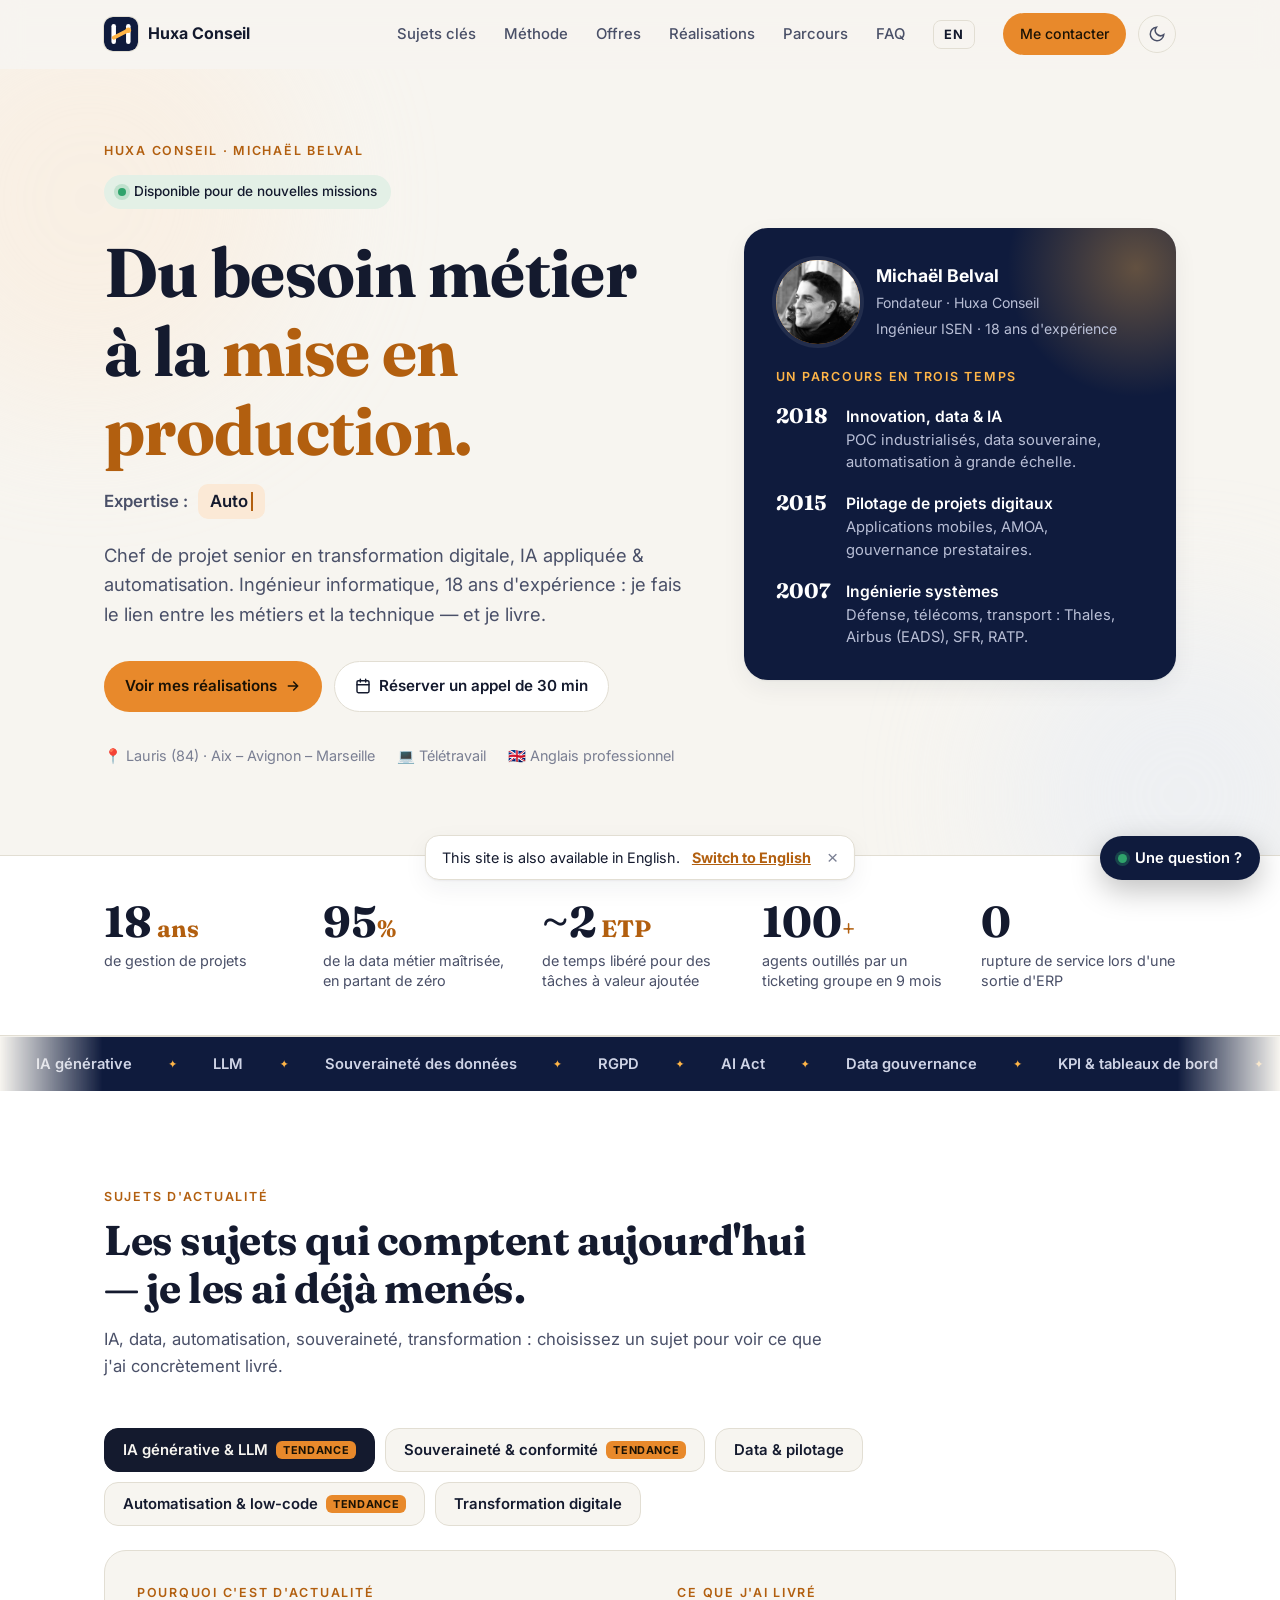
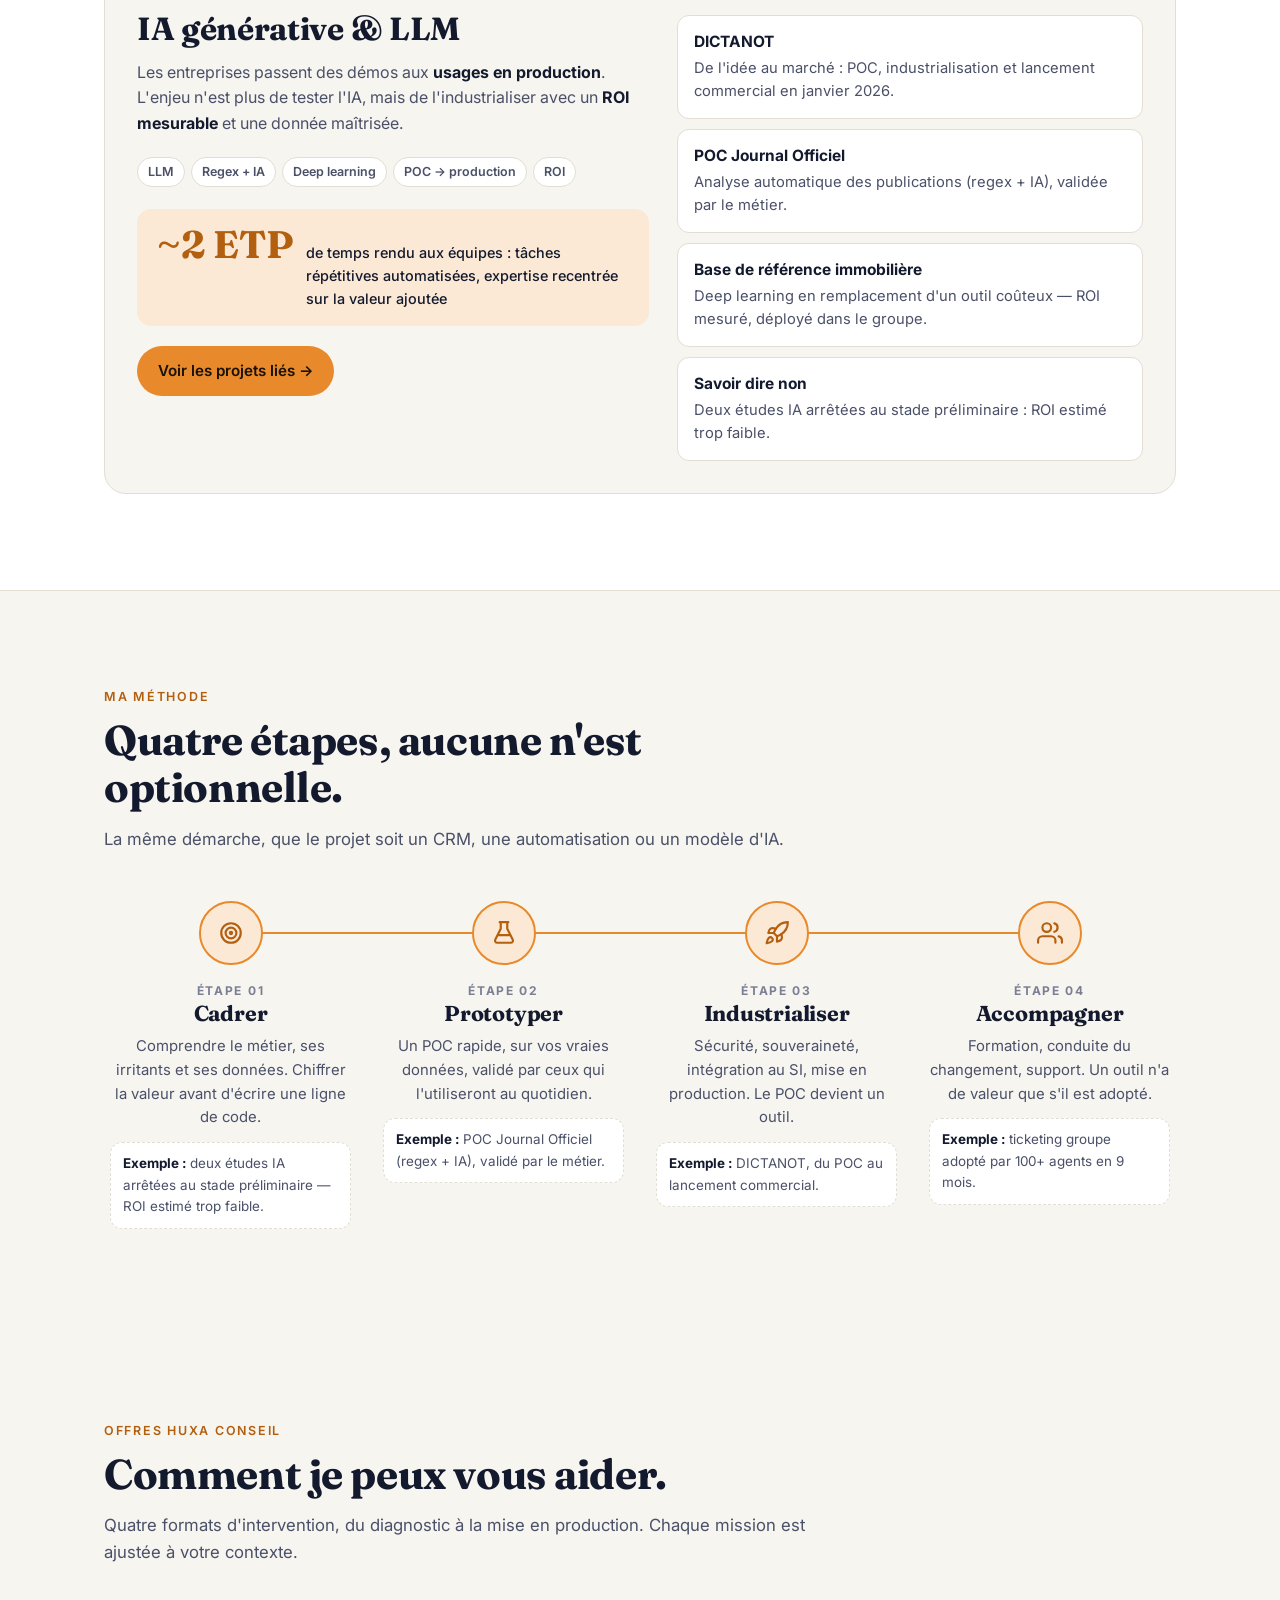
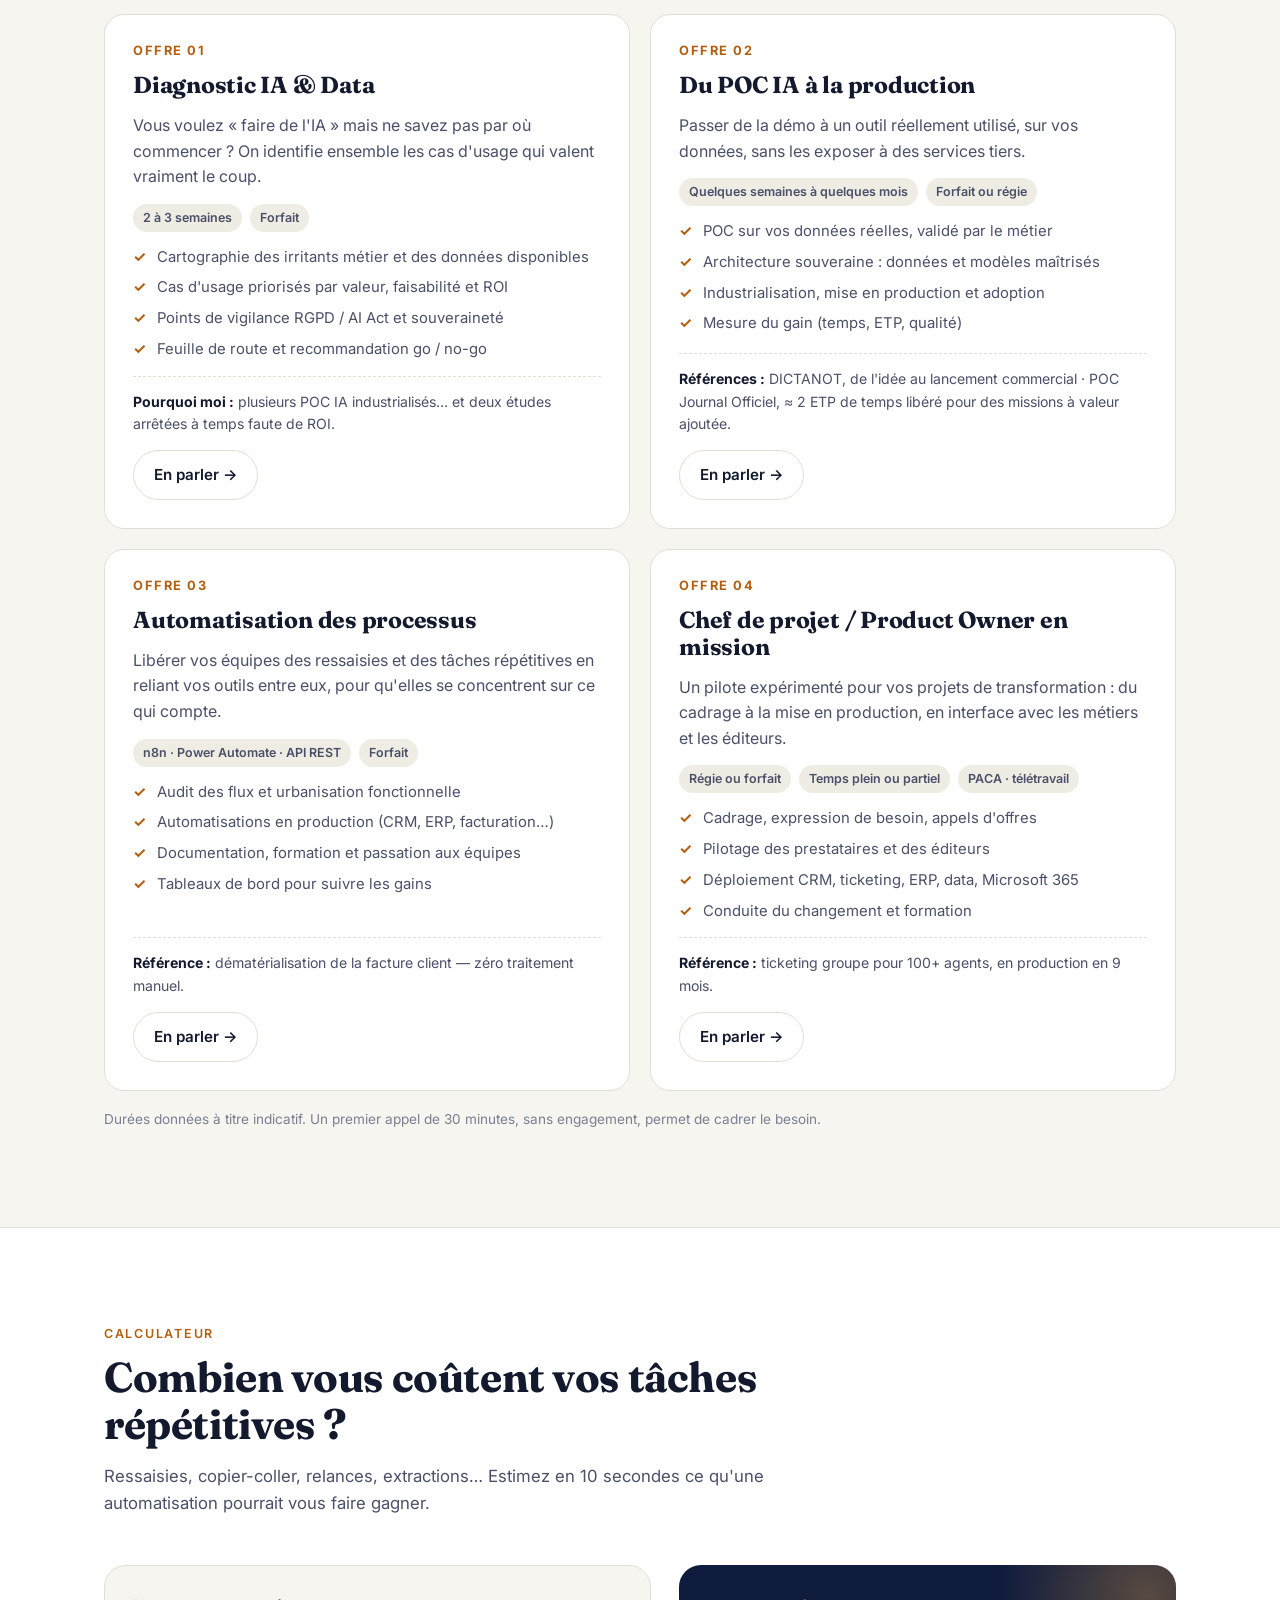
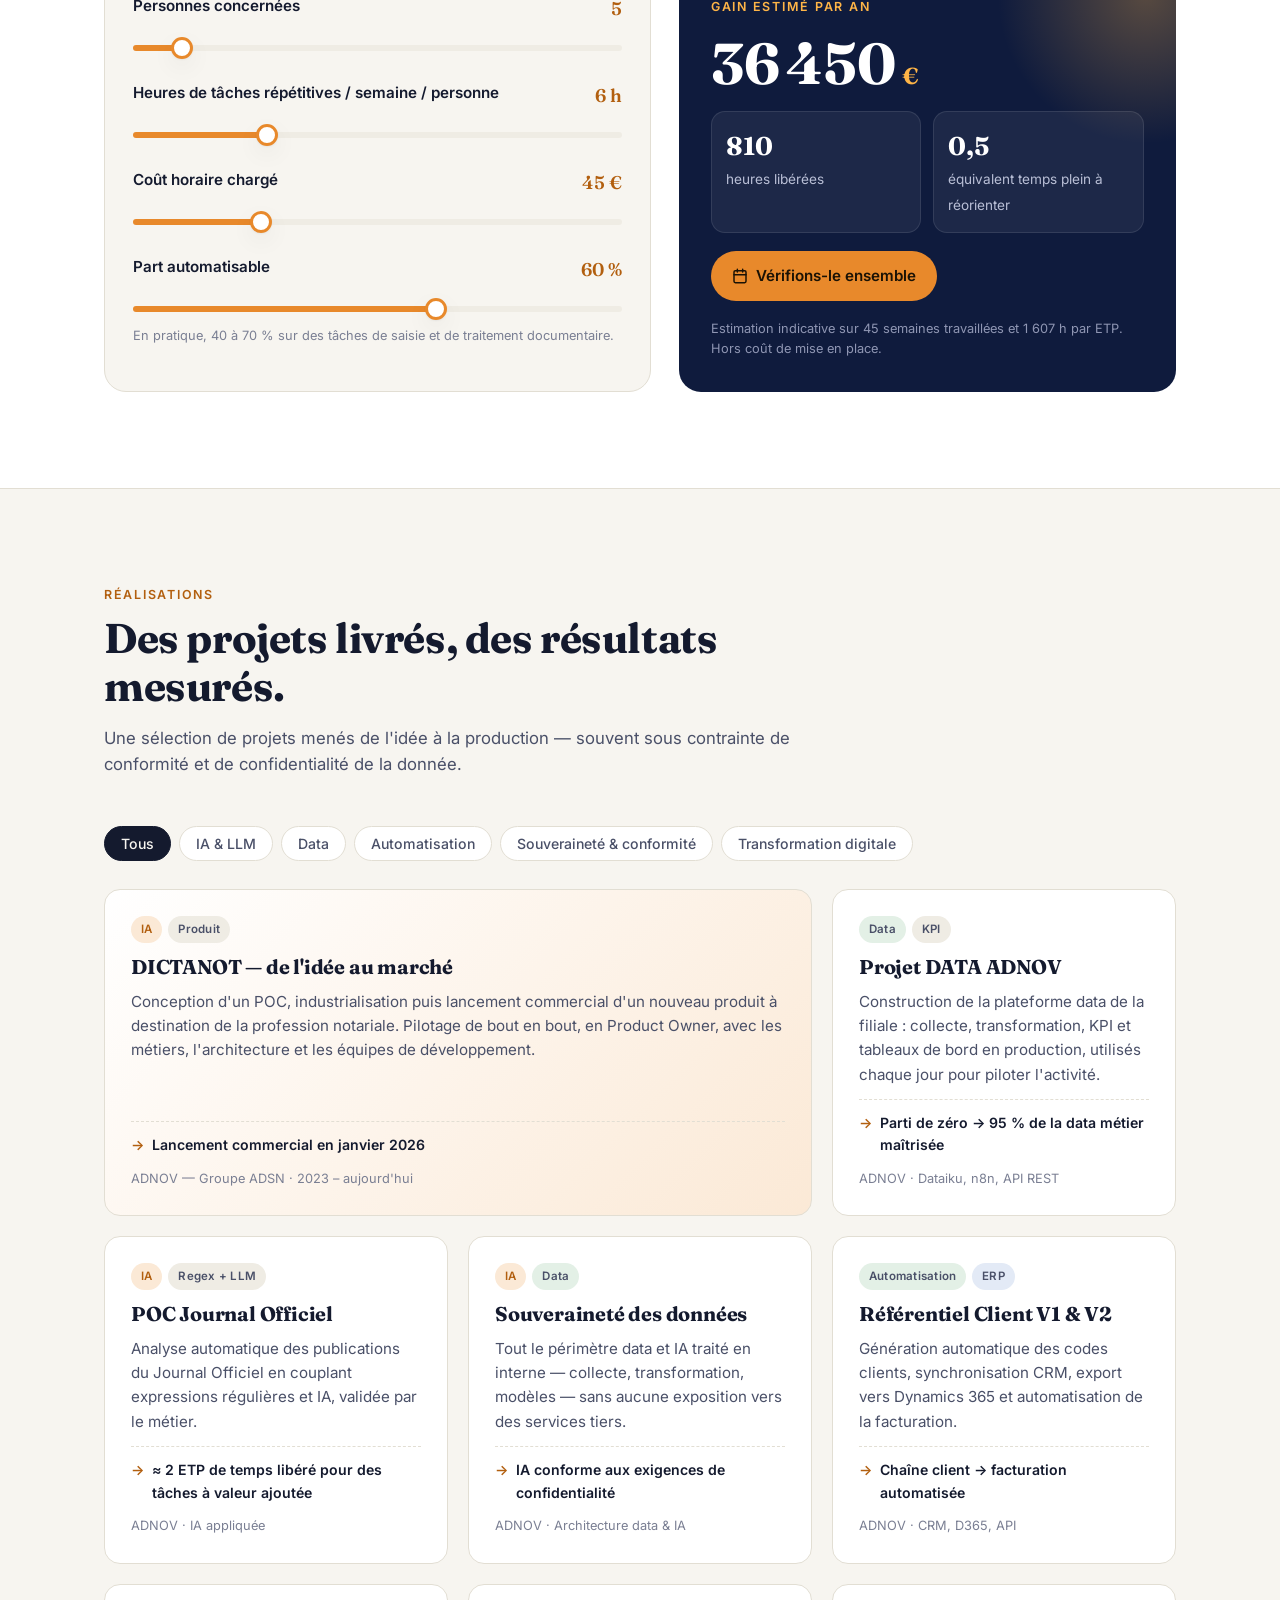
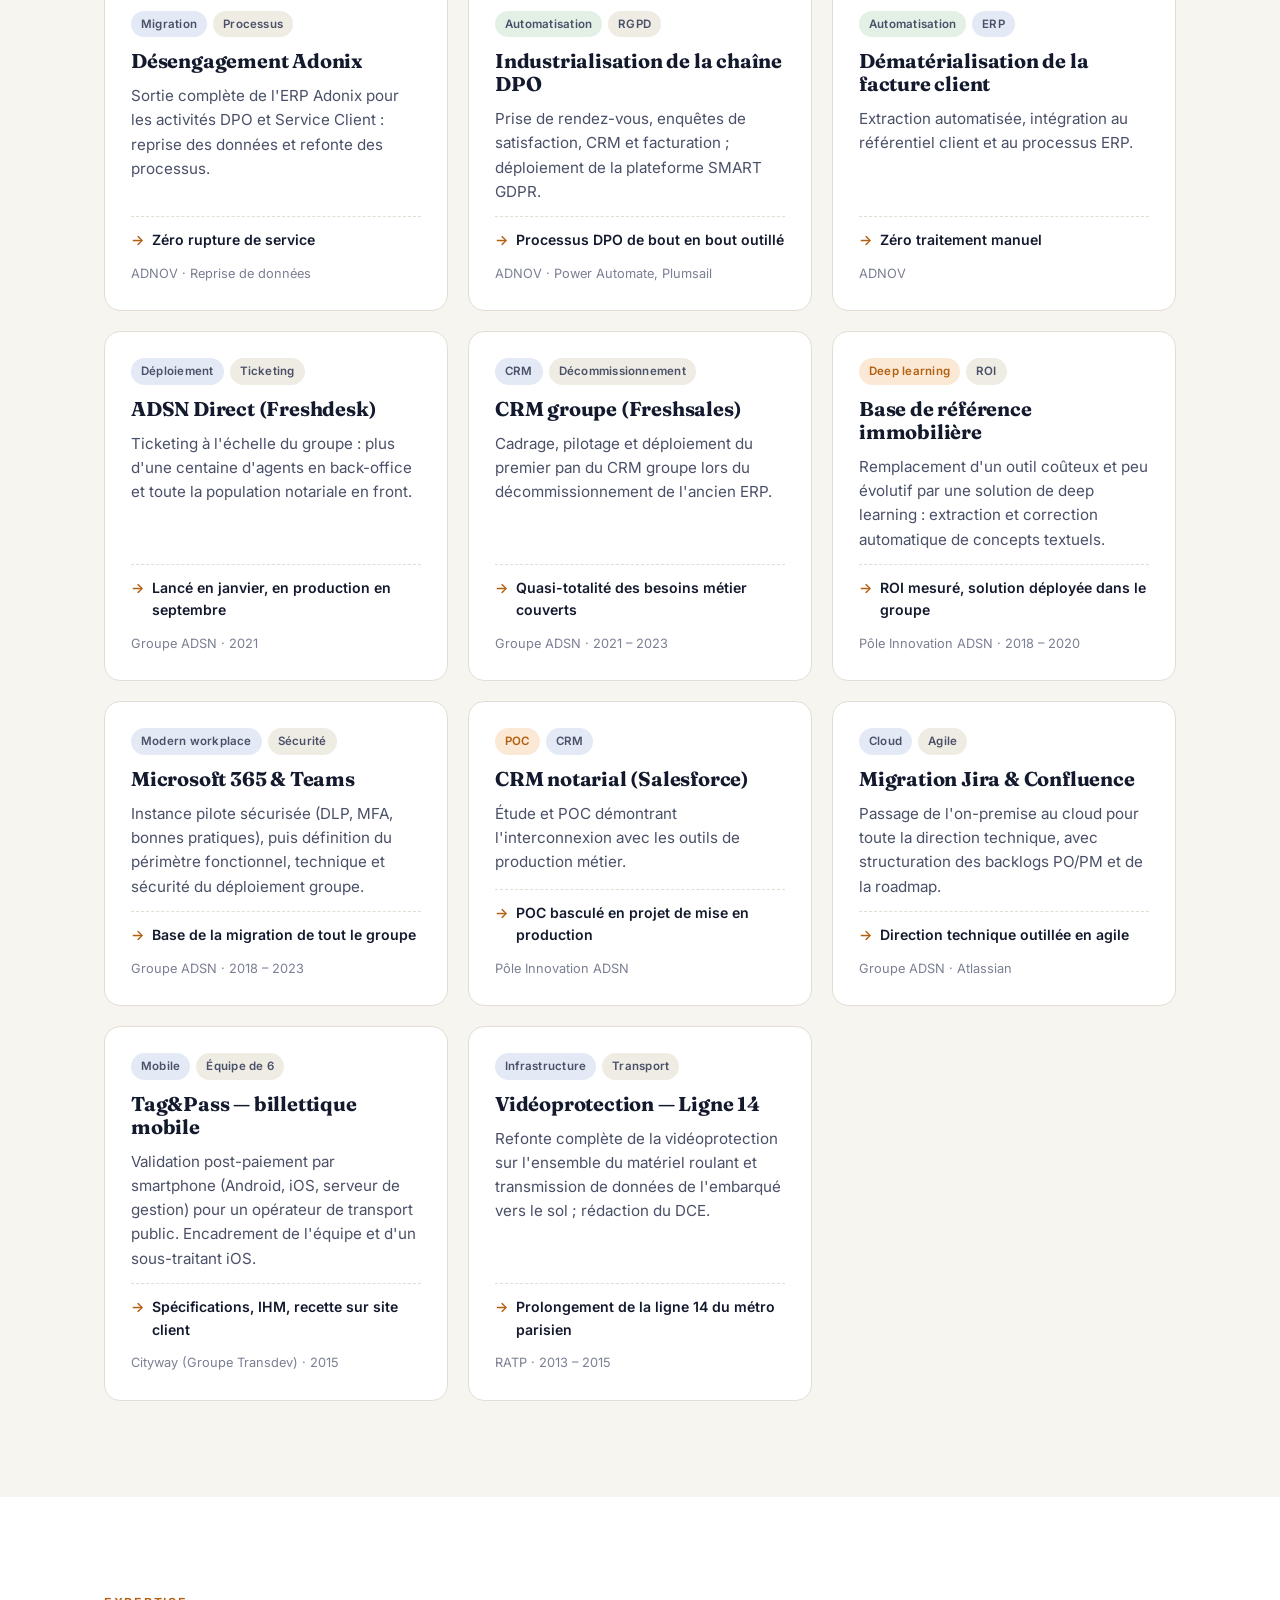
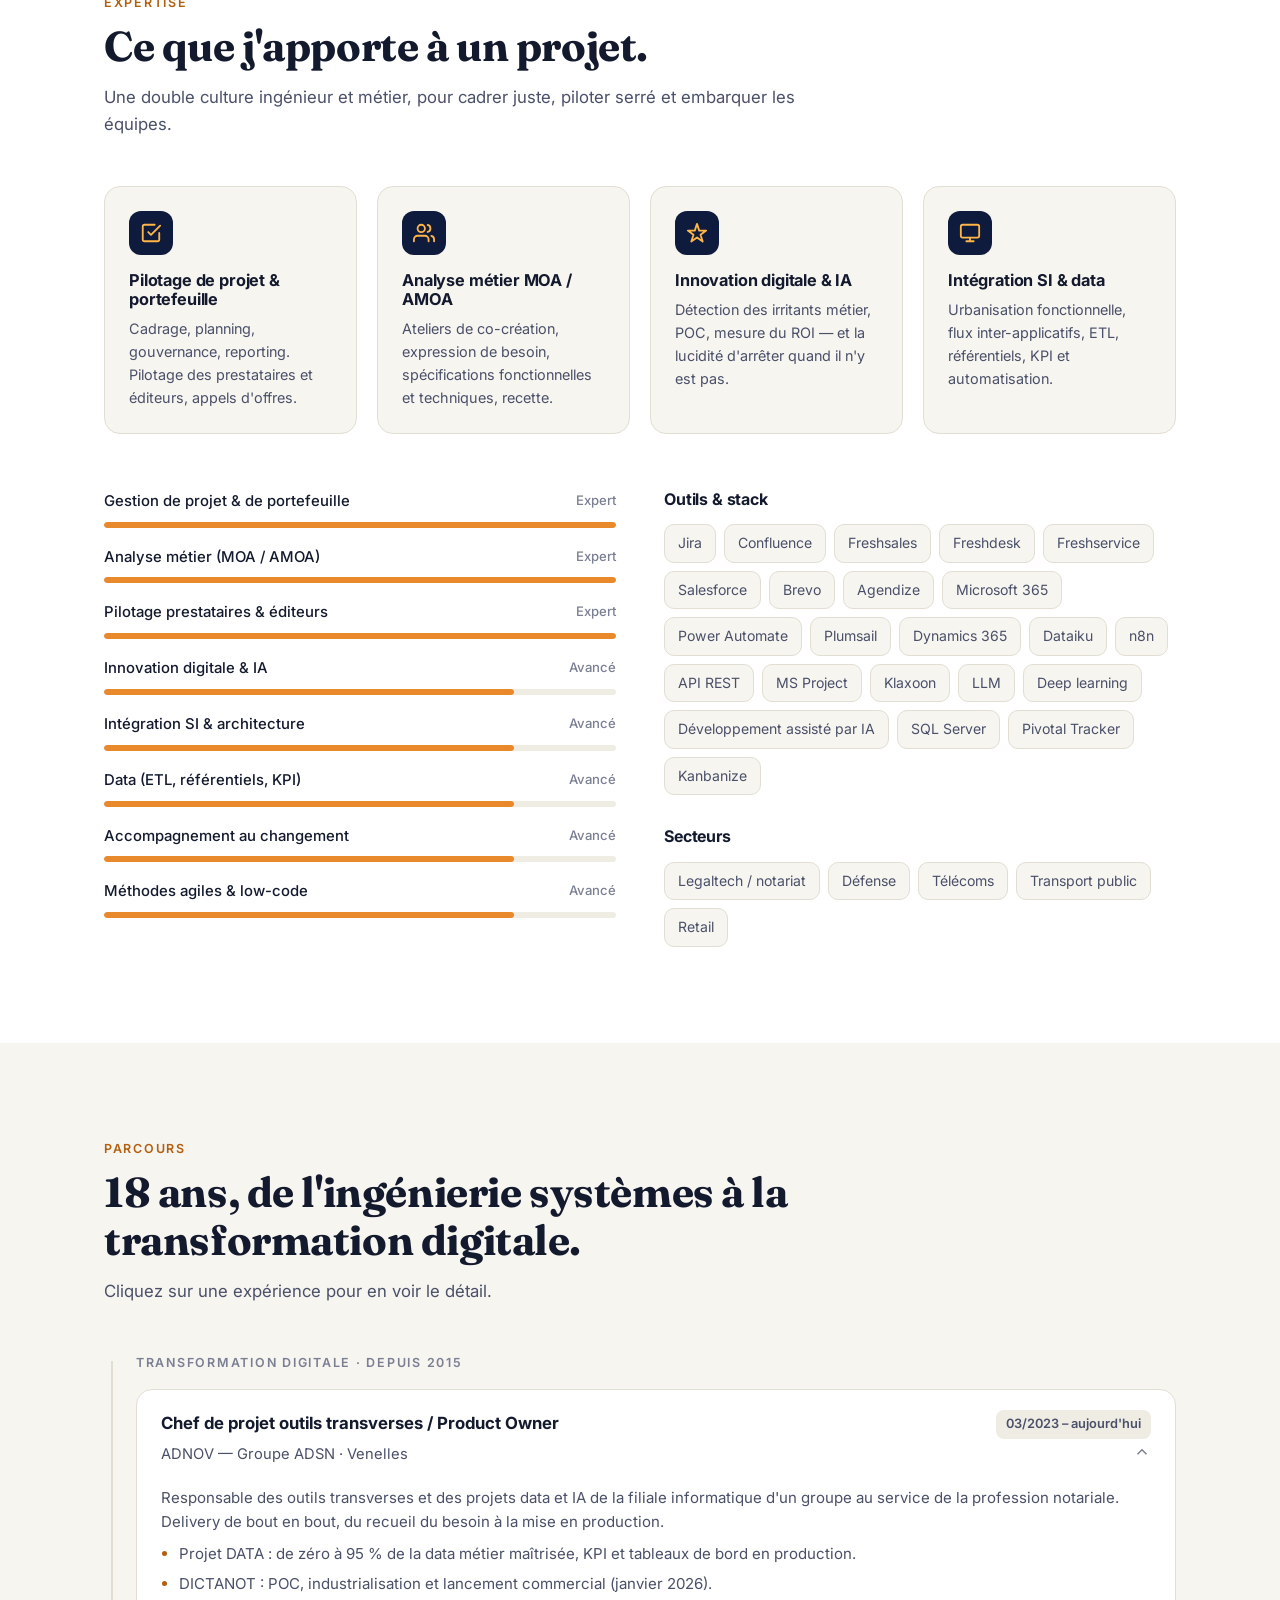
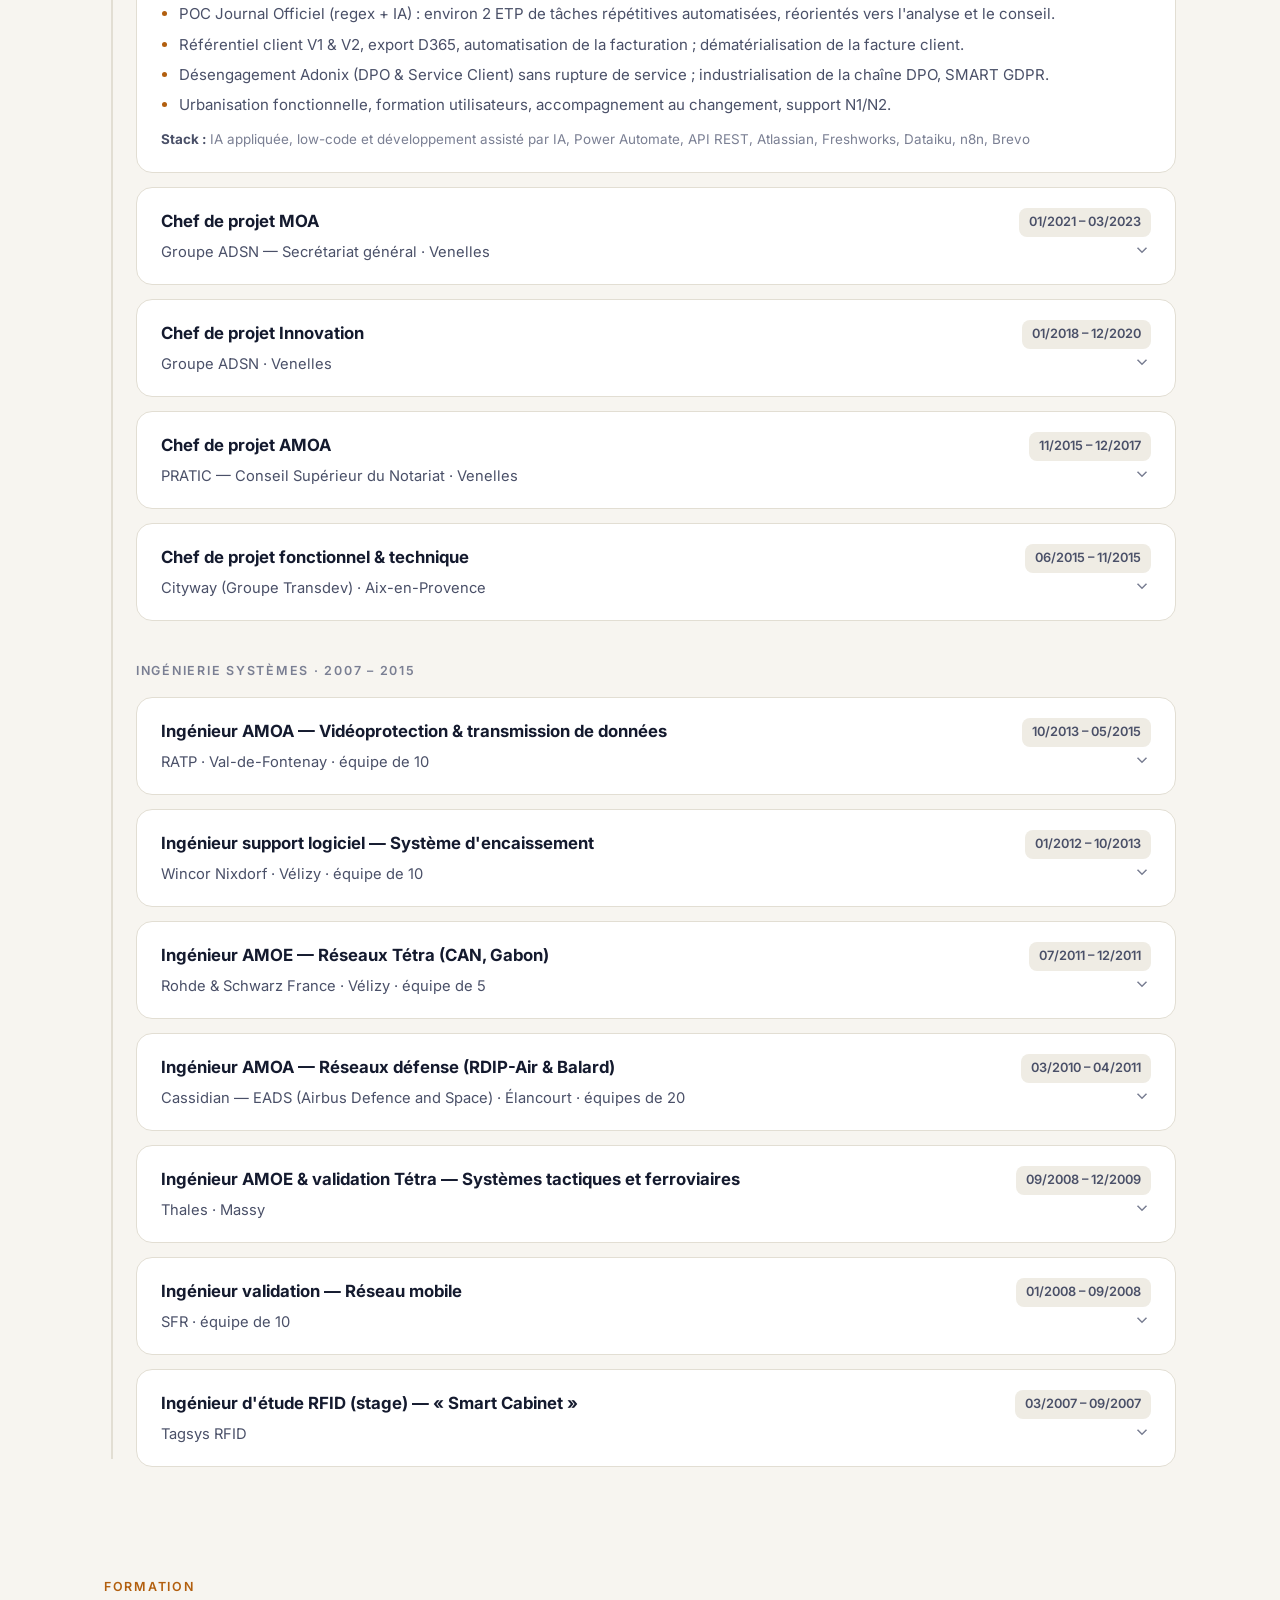
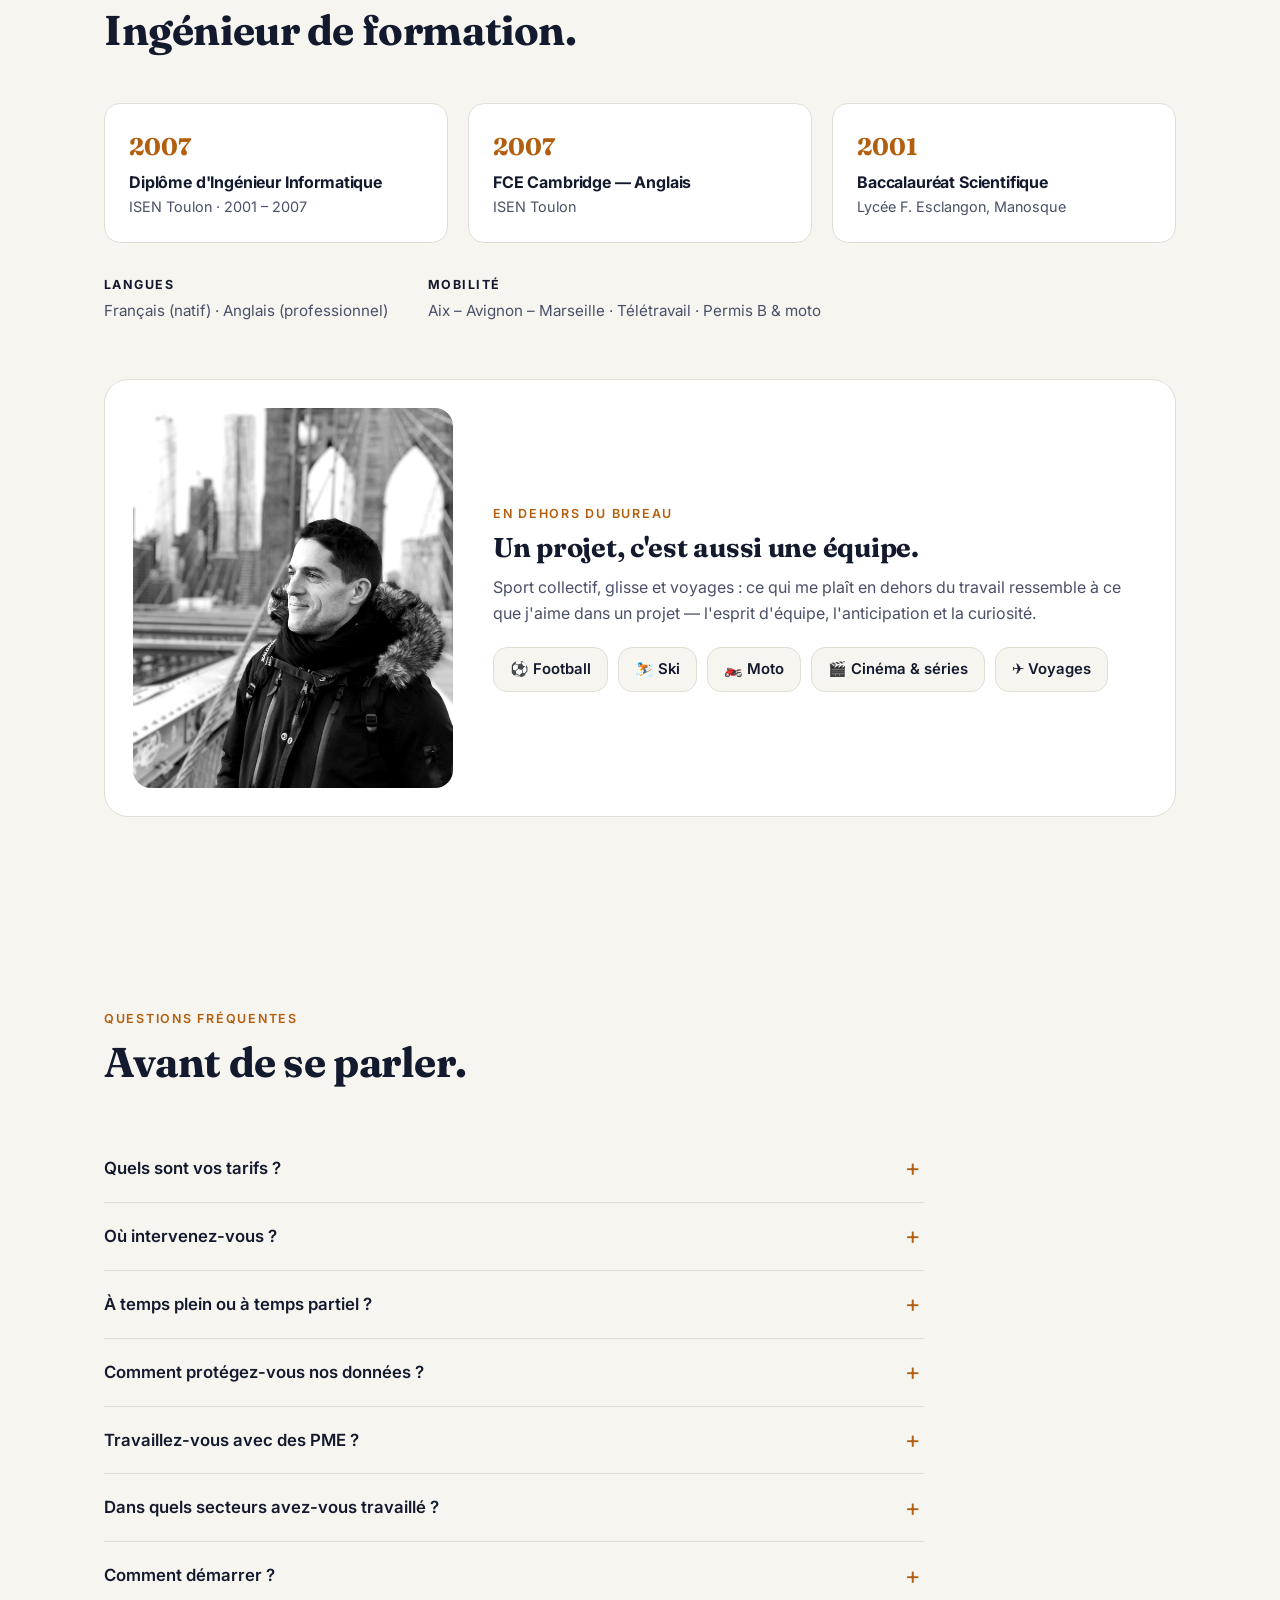
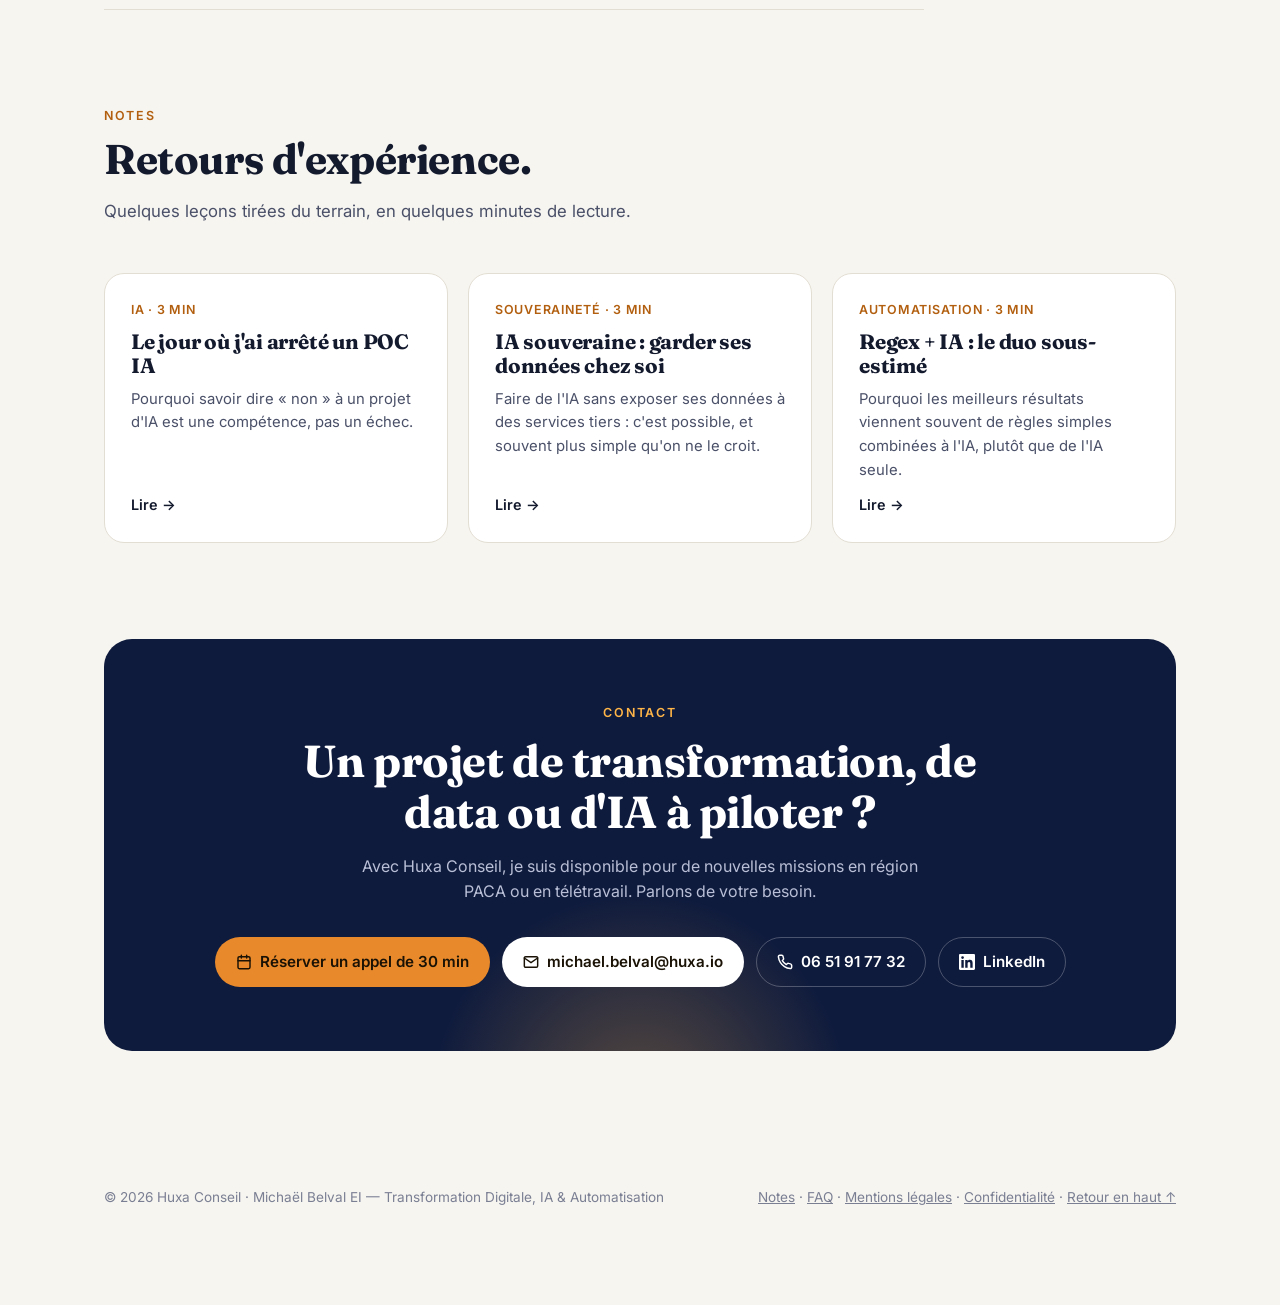
<file: index.html>
<!doctype html>
<html lang="fr">
<head>
<meta charset="utf-8">
<meta name="viewport" content="width=device-width, initial-scale=1, viewport-fit=cover">
<title>Huxa Conseil — Michaël Belval · Transformation Digitale, IA & Automatisation</title>
<meta name="description" content="Huxa Conseil — Michaël Belval, ingénieur informatique et chef de projet senior : 18 ans d'expérience, transformation digitale, IA appliquée, data et automatisation des processus. Basé en PACA (Aix – Avignon – Marseille) et en télétravail.">
<meta property="og:title" content="Huxa Conseil — Michaël Belval · Transformation Digitale, IA & Automatisation">
<meta property="og:description" content="18 ans de gestion de projets, de la défense et des télécoms à la transformation digitale. Du besoin métier à la mise en production.">
<meta property="og:type" content="website">
<meta property="og:site_name" content="Huxa Conseil">
<meta property="og:url" content="https://conseil.huxa.io/">
<link rel="canonical" href="https://conseil.huxa.io/">
<link rel="alternate" hreflang="fr" href="https://conseil.huxa.io/">
<link rel="alternate" hreflang="en" href="https://conseil.huxa.io/en/">
<link rel="alternate" hreflang="x-default" href="https://conseil.huxa.io/">
<meta property="og:locale" content="fr_FR">
<meta property="og:image" content="https://conseil.huxa.io/og-image.jpg">
<meta property="og:image:width" content="1200">
<meta property="og:image:height" content="630">
<meta property="og:image:alt" content="Huxa Conseil — Michaël Belval, du besoin métier à la mise en production">
<meta name="twitter:card" content="summary_large_image">
<meta name="twitter:image" content="https://conseil.huxa.io/og-image.jpg">
<link rel="icon" href="brand/huxa-icon.svg" type="image/svg+xml">
<link rel="icon" href="brand/favicon-32.png" sizes="32x32" type="image/png">
<link rel="apple-touch-icon" href="brand/apple-touch-icon.png">
<script type="application/ld+json">[{"@context": "https://schema.org", "@type": "ProfessionalService", "name": "Huxa Conseil", "url": "https://conseil.huxa.io/", "image": "https://conseil.huxa.io/og-image.jpg", "email": "michael.belval@huxa.io", "areaServed": ["Provence-Alpes-Côte d'Azur", "France"], "address": {"@type": "PostalAddress", "addressLocality": "Lauris", "postalCode": "84360", "addressRegion": "Provence-Alpes-Côte d'Azur", "addressCountry": "FR"}, "founder": {"@type": "Person", "name": "Michaël Belval", "jobTitle": "Chef de projet senior — Transformation digitale, IA & Automatisation", "image": "https://conseil.huxa.io/photo.jpg", "sameAs": ["https://www.linkedin.com/in/micha%C3%ABl-belval-90940841/"], "alumniOf": "ISEN Toulon", "knowsAbout": ["Intelligence artificielle", "IA générative", "Data", "Automatisation des processus", "Transformation digitale", "Gestion de projet", "Product Ownership"]}, "knowsAbout": ["IA générative", "Souveraineté des données", "Automatisation", "Data", "Transformation digitale"], "logo": "https://conseil.huxa.io/brand/huxa-icon-512.png", "telephone": "+33 6 51 91 77 32"}, {"@context": "https://schema.org", "@type": "FAQPage", "mainEntity": [{"@type": "Question", "name": "Quels sont vos tarifs ?", "acceptedAnswer": {"@type": "Answer", "text": "Cela dépend du format : un forfait pour un diagnostic ou une automatisation au périmètre bien défini, un taux journalier pour une mission de chef de projet ou de Product Owner en régie. Je vous fais une proposition chiffrée après un premier échange de 30 minutes."}}, {"@type": "Question", "name": "Où intervenez-vous ?", "acceptedAnswer": {"@type": "Answer", "text": "Sur site en région PACA (Aix-en-Provence, Avignon, Marseille et alentours) et en télétravail partout ailleurs. Les deux se combinent très bien."}}, {"@type": "Question", "name": "À temps plein ou à temps partiel ?", "acceptedAnswer": {"@type": "Answer", "text": "Les deux sont possibles : une mission à temps plein, ou quelques jours par semaine pour piloter un projet aux côtés de vos équipes."}}, {"@type": "Question", "name": "Comment protégez-vous nos données ?", "acceptedAnswer": {"@type": "Answer", "text": "La confidentialité fait partie de ma façon de travailler : j'ai conçu des projets data et IA traités entièrement en interne, sans exposition à des services tiers. Un accord de confidentialité peut être signé dès le premier échange."}}, {"@type": "Question", "name": "Travaillez-vous avec des PME ?", "acceptedAnswer": {"@type": "Answer", "text": "Oui. Le diagnostic IA & Data et l'automatisation des processus sont pensés pour aller vite, avec un périmètre adapté à votre taille et à votre budget."}}, {"@type": "Question", "name": "Dans quels secteurs avez-vous travaillé ?", "acceptedAnswer": {"@type": "Answer", "text": "Legaltech et notariat, défense, télécoms, transport public et retail. La méthode — partir du besoin métier, prouver la valeur, industrialiser — se transpose à tous les secteurs."}}, {"@type": "Question", "name": "Comment démarrer ?", "acceptedAnswer": {"@type": "Answer", "text": "Le plus simple : réservez un appel de 30 minutes. On fait le point sur votre besoin et je vous propose le format le plus adapté, sans engagement."}}]}]</script>
<link rel="preconnect" href="https://fonts.googleapis.com">
<link rel="preconnect" href="https://fonts.gstatic.com" crossorigin>
<link href="https://fonts.googleapis.com/css2?family=Fraunces:opsz,wght@9..144,500;9..144,700&family=Inter:wght@400;500;600;700&display=swap" rel="stylesheet">
<link rel="stylesheet" href="styles.css">
<script src="analytics.js"></script>
</head>
<body>

<nav class="nav" id="nav">
  <div class="wrap">
    <a href="#top" class="logo"><img class="mark" src="brand/huxa-icon.svg" width="34" height="34" alt=""><span>Huxa Conseil</span></a>
    <div style="display:flex;align-items:center;gap:12px">
      <ul id="menu">
        <li><a href="#actualite">Sujets clés</a></li>
        <li><a href="#methode">Méthode</a></li>
        <li><a href="#offres">Offres</a></li>
        <li><a href="#projets">Réalisations</a></li>
        <li><a href="#parcours">Parcours</a></li>
        <li><a href="#faq">FAQ</a></li>
        <li><a href="en/" class="lang" hreflang="en" lang="en" data-lang="en" title="English version">EN</a></li>
        <li><a href="#contact" class="btn btn-primary">Me contacter</a></li>
      </ul>
      <button class="theme-toggle" id="themeToggle" aria-label="Changer de thème">
        <svg width="18" height="18" viewBox="0 0 24 24" fill="none" stroke="currentColor" stroke-width="2" stroke-linecap="round"><path d="M21 12.8A9 9 0 1 1 11.2 3a7 7 0 0 0 9.8 9.8z"/></svg>
      </button>
      <button class="menu-toggle" id="menuToggle" aria-label="Ouvrir le menu" aria-expanded="false">
        <svg width="24" height="24" viewBox="0 0 24 24" fill="none" stroke="currentColor" stroke-width="2" stroke-linecap="round"><path d="M4 7h16M4 12h16M4 17h16"/></svg>
      </button>
    </div>
  </div>
</nav>

<header class="hero" id="top">
  <div class="wrap hero-grid">
    <div>
      <div class="eyebrow" style="margin-bottom:14px">Huxa Conseil · Michaël Belval</div>
      <div class="status"><i></i> Disponible pour de nouvelles missions</div>
      <h1>Du besoin métier<br>à la <em>mise en production.</em></h1>
      <p class="rot" aria-live="polite">Expertise&nbsp;:<span class="word"><span id="rotWord">IA générative &amp; LLM</span><span class="caret" aria-hidden="true"></span></span></p>
      <p class="lead">Chef de projet senior en transformation digitale, IA appliquée &amp; automatisation. Ingénieur informatique, 18 ans d'expérience : je fais le lien entre les métiers et la technique — et je livre.</p>
      <div class="hero-ctas">
        <a href="#projets" class="btn btn-primary">Voir mes réalisations
          <svg width="16" height="16" viewBox="0 0 24 24" fill="none" stroke="currentColor" stroke-width="2.2" stroke-linecap="round"><path d="M5 12h14M13 6l6 6-6 6"/></svg></a>
        <a href="mailto:michael.belval@huxa.io?subject=Demande%20d%27appel%20de%2030%20min&body=Bonjour%20Micha%C3%ABl%2C%0A%0AJe%20souhaiterais%20%C3%A9changer%2030%20minutes%20au%20sujet%20de%20%3A%20%0A%0AMes%20disponibilit%C3%A9s%20%3A%20%0A%0ACordialement%2C" class="btn btn-ghost js-book"><svg width="16" height="16" viewBox="0 0 24 24" fill="none" stroke="currentColor" stroke-width="2.2" stroke-linecap="round" stroke-linejoin="round"><rect x="3" y="4" width="18" height="18" rx="2"/><path d="M16 2v4M8 2v4M3 10h18"/></svg> Réserver un appel de 30 min</a>
      </div>
      <div class="hero-meta">
        <span>📍 Lauris (84) · Aix – Avignon – Marseille</span>
        <span>💻 Télétravail</span>
        <span>🇬🇧 Anglais professionnel</span>
      </div>
    </div>
    <aside class="hero-card reveal">
      <div class="who">
        <div class="avatar" aria-hidden="true">MB<img src="photo.jpg" alt="" width="84" height="84" onerror="this.remove()"></div>
        <div><strong>Michaël Belval</strong><span>Fondateur · Huxa Conseil<br>Ingénieur ISEN · 18 ans d'expérience</span></div>
      </div>
      <h3>Un parcours en trois temps</h3>
      <div class="arc">
        <div class="arc-step"><b>2018</b><div><strong>Innovation, data &amp; IA</strong><p>POC industrialisés, data souveraine, automatisation à grande échelle.</p></div></div>
        <div class="arc-step"><b>2015</b><div><strong>Pilotage de projets digitaux</strong><p>Applications mobiles, AMOA, gouvernance prestataires.</p></div></div>
        <div class="arc-step"><b>2007</b><div><strong>Ingénierie systèmes</strong><p>Défense, télécoms, transport : Thales, Airbus (EADS), SFR, RATP.</p></div></div>
      </div>
    </aside>
  </div>
</header>

<div class="stats">
  <div class="wrap stats-grid">
    <div class="stat reveal"><div class="num"><span data-count="18">18</span><small> ans</small></div><div class="lbl">de gestion de projets</div></div>
    <div class="stat reveal"><div class="num"><span data-count="95">95</span><small>%</small></div><div class="lbl">de la data métier maîtrisée, en partant de zéro</div></div>
    <div class="stat reveal"><div class="num">~<span data-count="2">2</span><small> ETP</small></div><div class="lbl">de temps libéré pour des tâches à valeur ajoutée</div></div>
    <div class="stat reveal"><div class="num"><span data-count="100">100</span><small>+</small></div><div class="lbl">agents outillés par un ticketing groupe en 9 mois</div></div>
    <div class="stat reveal"><div class="num">0</div><div class="lbl">rupture de service lors d'une sortie d'ERP</div></div>
  </div>
</div>

<div class="marquee" aria-hidden="true"><div class="track"><span>IA générative</span><span>LLM</span><span>Souveraineté des données</span><span>RGPD</span><span>AI Act</span><span>Data gouvernance</span><span>KPI &amp; tableaux de bord</span><span>n8n</span><span>Power Automate</span><span>Dataiku</span><span>Low-code</span><span>Automatisation des processus</span><span>API REST</span><span>CRM</span><span>Conduite du changement</span><span>Product Ownership</span><span>Agilité</span><span>Modern workplace</span><span>IA générative</span><span>LLM</span><span>Souveraineté des données</span><span>RGPD</span><span>AI Act</span><span>Data gouvernance</span><span>KPI &amp; tableaux de bord</span><span>n8n</span><span>Power Automate</span><span>Dataiku</span><span>Low-code</span><span>Automatisation des processus</span><span>API REST</span><span>CRM</span><span>Conduite du changement</span><span>Product Ownership</span><span>Agilité</span><span>Modern workplace</span></div></div>

<main>
<section id="actualite" class="topics">
  <div class="wrap">
    <div class="section-head reveal">
      <div class="eyebrow">Sujets d'actualité</div>
      <h2>Les sujets qui comptent aujourd'hui — je les ai déjà menés.</h2>
      <p>IA, data, automatisation, souveraineté, transformation : choisissez un sujet pour voir ce que j'ai concrètement livré.</p>
    </div>
    <div class="topic-tabs" role="tablist" aria-label="Sujets d'actualité" id="topicTabs"></div>
    <div class="topic-panel" role="tabpanel" id="topicPanel" aria-live="polite"></div>
  </div>
</section>

<section id="methode">
  <div class="wrap">
    <div class="section-head reveal">
      <div class="eyebrow">Ma méthode</div>
      <h2>Quatre étapes, aucune n'est optionnelle.</h2>
      <p>La même démarche, que le projet soit un CRM, une automatisation ou un modèle d'IA.</p>
    </div>
    <div class="method reveal">
      <div class="step"><div class="dot"><svg width="26" height="26" viewBox="0 0 24 24" fill="none" stroke="currentColor" stroke-width="2" stroke-linecap="round" stroke-linejoin="round"><circle cx="12" cy="12" r="9"/><circle cx="12" cy="12" r="5"/><circle cx="12" cy="12" r="1"/></svg></div><div class="k">Étape 01</div><h3>Cadrer</h3><p>Comprendre le métier, ses irritants et ses données. Chiffrer la valeur avant d'écrire une ligne de code.</p><div class="ex"><b>Exemple :</b> deux études IA arrêtées au stade préliminaire — ROI estimé trop faible.</div></div>
      <div class="step"><div class="dot"><svg width="26" height="26" viewBox="0 0 24 24" fill="none" stroke="currentColor" stroke-width="2" stroke-linecap="round" stroke-linejoin="round"><path d="M9 2v6L4 18a2 2 0 0 0 1.8 3h12.4a2 2 0 0 0 1.8-3L15 8V2M8 2h8M7 14h10"/></svg></div><div class="k">Étape 02</div><h3>Prototyper</h3><p>Un POC rapide, sur vos vraies données, validé par ceux qui l'utiliseront au quotidien.</p><div class="ex"><b>Exemple :</b> POC Journal Officiel (regex + IA), validé par le métier.</div></div>
      <div class="step"><div class="dot"><svg width="26" height="26" viewBox="0 0 24 24" fill="none" stroke="currentColor" stroke-width="2" stroke-linecap="round" stroke-linejoin="round"><path d="M4.5 16.5c-1.5 1.3-2 5-2 5s3.7-.5 5-2c.7-.8.7-2.1-.1-2.9a2.2 2.2 0 0 0-2.9-.1z"/><path d="M12 15l-3-3a22 22 0 0 1 2-3.9A12.9 12.9 0 0 1 22 2c0 2.7-.8 7.5-6 11a22.4 22.4 0 0 1-4 2z"/><path d="M9 12H4s.6-3 2-4c1.6-1.1 5 0 5 0M12 15v5s3-.6 4-2c1.1-1.6 0-5 0-5"/></svg></div><div class="k">Étape 03</div><h3>Industrialiser</h3><p>Sécurité, souveraineté, intégration au SI, mise en production. Le POC devient un outil.</p><div class="ex"><b>Exemple :</b> DICTANOT, du POC au lancement commercial.</div></div>
      <div class="step"><div class="dot"><svg width="26" height="26" viewBox="0 0 24 24" fill="none" stroke="currentColor" stroke-width="2" stroke-linecap="round" stroke-linejoin="round"><path d="M17 21v-2a4 4 0 0 0-4-4H5a4 4 0 0 0-4 4v2"/><circle cx="9" cy="7" r="4"/><path d="M23 21v-2a4 4 0 0 0-3-3.87M16 3.13a4 4 0 0 1 0 7.75"/></svg></div><div class="k">Étape 04</div><h3>Accompagner</h3><p>Formation, conduite du changement, support. Un outil n'a de valeur que s'il est adopté.</p><div class="ex"><b>Exemple :</b> ticketing groupe adopté par 100+ agents en 9 mois.</div></div>
    </div>
  </div>
</section>

<section id="offres">
  <div class="wrap">
    <div class="section-head reveal">
      <div class="eyebrow">Offres Huxa Conseil</div>
      <h2>Comment je peux vous aider.</h2>
      <p>Quatre formats d'intervention, du diagnostic à la mise en production. Chaque mission est ajustée à votre contexte.</p>
    </div>
    <div class="offers">
      <article class="offer reveal">
        <div class="num">OFFRE 01</div>
        <h3>Diagnostic IA &amp; Data</h3>
        <p class="pitch">Vous voulez « faire de l'IA » mais ne savez pas par où commencer ? On identifie ensemble les cas d'usage qui valent vraiment le coup.</p>
        <div class="meta"><span>2 à 3 semaines</span><span>Forfait</span></div>
        <ul><li>Cartographie des irritants métier et des données disponibles</li><li>Cas d'usage priorisés par valeur, faisabilité et ROI</li><li>Points de vigilance RGPD / AI Act et souveraineté</li><li>Feuille de route et recommandation go / no-go</li></ul>
        <div class="proof"><b>Pourquoi moi :</b> plusieurs POC IA industrialisés… et deux études arrêtées à temps faute de ROI.</div>
        <a class="btn btn-ghost" href="mailto:michael.belval@huxa.io?subject=Huxa%20Conseil%20%E2%80%94%20Diagnostic%20IA%20%26%20Data">En parler →</a>
      </article>
      <article class="offer reveal">
        <div class="num">OFFRE 02</div>
        <h3>Du POC IA à la production</h3>
        <p class="pitch">Passer de la démo à un outil réellement utilisé, sur vos données, sans les exposer à des services tiers.</p>
        <div class="meta"><span>Quelques semaines à quelques mois</span><span>Forfait ou régie</span></div>
        <ul><li>POC sur vos données réelles, validé par le métier</li><li>Architecture souveraine : données et modèles maîtrisés</li><li>Industrialisation, mise en production et adoption</li><li>Mesure du gain (temps, ETP, qualité)</li></ul>
        <div class="proof"><b>Références :</b> DICTANOT, de l'idée au lancement commercial · POC Journal Officiel, ≈ 2 ETP de temps libéré pour des missions à valeur ajoutée.</div>
        <a class="btn btn-ghost" href="mailto:michael.belval@huxa.io?subject=Huxa%20Conseil%20%E2%80%94%20POC%20IA%20vers%20la%20production">En parler →</a>
      </article>
      <article class="offer reveal">
        <div class="num">OFFRE 03</div>
        <h3>Automatisation des processus</h3>
        <p class="pitch">Libérer vos équipes des ressaisies et des tâches répétitives en reliant vos outils entre eux, pour qu'elles se concentrent sur ce qui compte.</p>
        <div class="meta"><span>n8n · Power Automate · API REST</span><span>Forfait</span></div>
        <ul><li>Audit des flux et urbanisation fonctionnelle</li><li>Automatisations en production (CRM, ERP, facturation…)</li><li>Documentation, formation et passation aux équipes</li><li>Tableaux de bord pour suivre les gains</li></ul>
        <div class="proof"><b>Référence :</b> dématérialisation de la facture client — zéro traitement manuel.</div>
        <a class="btn btn-ghost" href="mailto:michael.belval@huxa.io?subject=Huxa%20Conseil%20%E2%80%94%20Automatisation%20des%20processus">En parler →</a>
      </article>
      <article class="offer reveal">
        <div class="num">OFFRE 04</div>
        <h3>Chef de projet / Product Owner en mission</h3>
        <p class="pitch">Un pilote expérimenté pour vos projets de transformation : du cadrage à la mise en production, en interface avec les métiers et les éditeurs.</p>
        <div class="meta"><span>Régie ou forfait</span><span>Temps plein ou partiel</span><span>PACA · télétravail</span></div>
        <ul><li>Cadrage, expression de besoin, appels d'offres</li><li>Pilotage des prestataires et des éditeurs</li><li>Déploiement CRM, ticketing, ERP, data, Microsoft 365</li><li>Conduite du changement et formation</li></ul>
        <div class="proof"><b>Référence :</b> ticketing groupe pour 100+ agents, en production en 9 mois.</div>
        <a class="btn btn-ghost" href="mailto:michael.belval@huxa.io?subject=Huxa%20Conseil%20%E2%80%94%20Mission%20de%20chef%20de%20projet%20/%20PO">En parler →</a>
      </article>
    </div>
    <p class="offers-note reveal">Durées données à titre indicatif. Un premier appel de 30 minutes, sans engagement, permet de cadrer le besoin.</p>
  </div>
</section>

<section id="calculateur" class="calc">
  <div class="wrap">
    <div class="section-head reveal">
      <div class="eyebrow">Calculateur</div>
      <h2>Combien vous coûtent vos tâches répétitives&nbsp;?</h2>
      <p>Ressaisies, copier-coller, relances, extractions… Estimez en 10 secondes ce qu'une automatisation pourrait vous faire gagner.</p>
    </div>
    <div class="calc-box reveal">
      <form class="calc-in" id="calcForm" onsubmit="return false">
        <div class="field"><label for="cP">Personnes concernées <output id="oP" for="cP">5</output></label><input type="range" id="cP" min="1" max="50" value="5"></div>
        <div class="field"><label for="cH">Heures de tâches répétitives / semaine / personne <output id="oH" for="cH">6 h</output></label><input type="range" id="cH" min="1" max="20" value="6"></div>
        <div class="field"><label for="cC">Coût horaire chargé <output id="oC" for="cC">45 €</output></label><input type="range" id="cC" min="20" max="120" step="5" value="45"></div>
        <div class="field"><label for="cA">Part automatisable <output id="oA" for="cA">60 %</output></label><input type="range" id="cA" min="10" max="90" step="5" value="60"><small>En pratique, 40 à 70 % sur des tâches de saisie et de traitement documentaire.</small></div>
      </form>
      <div class="calc-out" aria-live="polite">
        <div class="eyebrow">Gain estimé par an</div>
        <div class="big"><span id="rE">36 450</span><small>€</small></div>
        <div class="calc-sub">
          <div><b id="rH">810</b><span>heures libérées</span></div>
          <div><b id="rT">0,5</b><span>équivalent temps plein à réorienter</span></div>
        </div>
        <a class="btn btn-primary js-book" href="mailto:michael.belval@huxa.io?subject=Demande%20d%27appel%20de%2030%20min"><svg width="16" height="16" viewBox="0 0 24 24" fill="none" stroke="currentColor" stroke-width="2.2" stroke-linecap="round" stroke-linejoin="round"><rect x="3" y="4" width="18" height="18" rx="2"/><path d="M16 2v4M8 2v4M3 10h18"/></svg> Vérifions-le ensemble</a>
        <p class="calc-note">Estimation indicative sur 45 semaines travaillées et 1 607 h par ETP. Hors coût de mise en place.</p>
      </div>
    </div>
  </div>
</section>

<section id="projets">
  <div class="wrap">
    <div class="section-head reveal">
      <div class="eyebrow">Réalisations</div>
      <h2>Des projets livrés, des résultats mesurés.</h2>
      <p>Une sélection de projets menés de l'idée à la production — souvent sous contrainte de conformité et de confidentialité de la donnée.</p>
    </div>
    <div class="filters" role="group" aria-label="Filtrer les projets">
      <button class="chip" data-f="all" aria-pressed="true">Tous</button>
      <button class="chip" data-f="ia" aria-pressed="false">IA &amp; LLM</button>
      <button class="chip" data-f="data" aria-pressed="false">Data</button>
      <button class="chip" data-f="auto" aria-pressed="false">Automatisation</button>
      <button class="chip" data-f="souv" aria-pressed="false">Souveraineté &amp; conformité</button>
      <button class="chip" data-f="transfo" aria-pressed="false">Transformation digitale</button>
    </div>
    <div class="projects">
      <article class="project feature reveal" id="p-dictanot" data-cat="ia transfo">
        <div class="tags"><span class="tag ia">IA</span><span class="tag">Produit</span></div>
        <h3>DICTANOT — de l'idée au marché</h3>
        <p>Conception d'un POC, industrialisation puis lancement commercial d'un nouveau produit à destination de la profession notariale. Pilotage de bout en bout, en Product Owner, avec les métiers, l'architecture et les équipes de développement.</p>
        <div class="impact">Lancement commercial en janvier 2026</div>
        <div class="ctx">ADNOV — Groupe ADSN · 2023 – aujourd'hui</div>
      </article>
      <article class="project reveal" id="p-projet-data-adnov" data-cat="data">
        <div class="tags"><span class="tag data">Data</span><span class="tag">KPI</span></div>
        <h3>Projet DATA ADNOV</h3>
        <p>Construction de la plateforme data de la filiale : collecte, transformation, KPI et tableaux de bord en production, utilisés chaque jour pour piloter l'activité.</p>
        <div class="impact">Parti de zéro → 95 % de la data métier maîtrisée</div>
        <div class="ctx">ADNOV · Dataiku, n8n, API REST</div>
      </article>
      <article class="project reveal" id="p-poc-journal-officiel" data-cat="ia auto">
        <div class="tags"><span class="tag ia">IA</span><span class="tag">Regex + LLM</span></div>
        <h3>POC Journal Officiel</h3>
        <p>Analyse automatique des publications du Journal Officiel en couplant expressions régulières et IA, validée par le métier.</p>
        <div class="impact">≈ 2 ETP de temps libéré pour des tâches à valeur ajoutée</div>
        <div class="ctx">ADNOV · IA appliquée</div>
      </article>
      <article class="project reveal" id="p-souverainet-des-donn-es" data-cat="souv ia data">
        <div class="tags"><span class="tag ia">IA</span><span class="tag data">Data</span></div>
        <h3>Souveraineté des données</h3>
        <p>Tout le périmètre data et IA traité en interne — collecte, transformation, modèles — sans aucune exposition vers des services tiers.</p>
        <div class="impact">IA conforme aux exigences de confidentialité</div>
        <div class="ctx">ADNOV · Architecture data &amp; IA</div>
      </article>
      <article class="project reveal" id="p-r-f-rentiel-client" data-cat="data auto">
        <div class="tags"><span class="tag data">Automatisation</span><span class="tag si">ERP</span></div>
        <h3>Référentiel Client V1 &amp; V2</h3>
        <p>Génération automatique des codes clients, synchronisation CRM, export vers Dynamics 365 et automatisation de la facturation.</p>
        <div class="impact">Chaîne client → facturation automatisée</div>
        <div class="ctx">ADNOV · CRM, D365, API</div>
      </article>
      <article class="project reveal" id="p-d-sengagement-adonix" data-cat="transfo data">
        <div class="tags"><span class="tag si">Migration</span><span class="tag">Processus</span></div>
        <h3>Désengagement Adonix</h3>
        <p>Sortie complète de l'ERP Adonix pour les activités DPO et Service Client : reprise des données et refonte des processus.</p>
        <div class="impact">Zéro rupture de service</div>
        <div class="ctx">ADNOV · Reprise de données</div>
      </article>
      <article class="project reveal" id="p-industrialisation-de-la-cha-ne-dpo" data-cat="auto souv">
        <div class="tags"><span class="tag data">Automatisation</span><span class="tag">RGPD</span></div>
        <h3>Industrialisation de la chaîne DPO</h3>
        <p>Prise de rendez-vous, enquêtes de satisfaction, CRM et facturation ; déploiement de la plateforme SMART GDPR.</p>
        <div class="impact">Processus DPO de bout en bout outillé</div>
        <div class="ctx">ADNOV · Power Automate, Plumsail</div>
      </article>
      <article class="project reveal" id="p-d-mat-rialisation-de-la-facture-client" data-cat="auto data">
        <div class="tags"><span class="tag data">Automatisation</span><span class="tag si">ERP</span></div>
        <h3>Dématérialisation de la facture client</h3>
        <p>Extraction automatisée, intégration au référentiel client et au processus ERP.</p>
        <div class="impact">Zéro traitement manuel</div>
        <div class="ctx">ADNOV</div>
      </article>
      <article class="project reveal" id="p-adsn-direct" data-cat="transfo">
        <div class="tags"><span class="tag si">Déploiement</span><span class="tag">Ticketing</span></div>
        <h3>ADSN Direct (Freshdesk)</h3>
        <p>Ticketing à l'échelle du groupe : plus d'une centaine d'agents en back-office et toute la population notariale en front.</p>
        <div class="impact">Lancé en janvier, en production en septembre</div>
        <div class="ctx">Groupe ADSN · 2021</div>
      </article>
      <article class="project reveal" id="p-crm-groupe" data-cat="transfo">
        <div class="tags"><span class="tag si">CRM</span><span class="tag">Décommissionnement</span></div>
        <h3>CRM groupe (Freshsales)</h3>
        <p>Cadrage, pilotage et déploiement du premier pan du CRM groupe lors du décommissionnement de l'ancien ERP.</p>
        <div class="impact">Quasi-totalité des besoins métier couverts</div>
        <div class="ctx">Groupe ADSN · 2021 – 2023</div>
      </article>
      <article class="project reveal" id="p-base-de-r-f-rence-immobili-re" data-cat="ia">
        <div class="tags"><span class="tag ia">Deep learning</span><span class="tag">ROI</span></div>
        <h3>Base de référence immobilière</h3>
        <p>Remplacement d'un outil coûteux et peu évolutif par une solution de deep learning : extraction et correction automatique de concepts textuels.</p>
        <div class="impact">ROI mesuré, solution déployée dans le groupe</div>
        <div class="ctx">Pôle Innovation ADSN · 2018 – 2020</div>
      </article>
      <article class="project reveal" id="p-microsoft-365" data-cat="transfo souv">
        <div class="tags"><span class="tag si">Modern workplace</span><span class="tag">Sécurité</span></div>
        <h3>Microsoft 365 &amp; Teams</h3>
        <p>Instance pilote sécurisée (DLP, MFA, bonnes pratiques), puis définition du périmètre fonctionnel, technique et sécurité du déploiement groupe.</p>
        <div class="impact">Base de la migration de tout le groupe</div>
        <div class="ctx">Groupe ADSN · 2018 – 2023</div>
      </article>
      <article class="project reveal" id="p-crm-notarial" data-cat="transfo ia">
        <div class="tags"><span class="tag ia">POC</span><span class="tag si">CRM</span></div>
        <h3>CRM notarial (Salesforce)</h3>
        <p>Étude et POC démontrant l'interconnexion avec les outils de production métier.</p>
        <div class="impact">POC basculé en projet de mise en production</div>
        <div class="ctx">Pôle Innovation ADSN</div>
      </article>
      <article class="project reveal" id="p-migration-jira" data-cat="transfo">
        <div class="tags"><span class="tag si">Cloud</span><span class="tag">Agile</span></div>
        <h3>Migration Jira &amp; Confluence</h3>
        <p>Passage de l'on-premise au cloud pour toute la direction technique, avec structuration des backlogs PO/PM et de la roadmap.</p>
        <div class="impact">Direction technique outillée en agile</div>
        <div class="ctx">Groupe ADSN · Atlassian</div>
      </article>
      <article class="project reveal" id="p-tagpass" data-cat="transfo">
        <div class="tags"><span class="tag si">Mobile</span><span class="tag">Équipe de 6</span></div>
        <h3>Tag&amp;Pass — billettique mobile</h3>
        <p>Validation post-paiement par smartphone (Android, iOS, serveur de gestion) pour un opérateur de transport public. Encadrement de l'équipe et d'un sous-traitant iOS.</p>
        <div class="impact">Spécifications, IHM, recette sur site client</div>
        <div class="ctx">Cityway (Groupe Transdev) · 2015</div>
      </article>
      <article class="project reveal" id="p-vid-oprotection" data-cat="">
        <div class="tags"><span class="tag si">Infrastructure</span><span class="tag">Transport</span></div>
        <h3>Vidéoprotection — Ligne 14</h3>
        <p>Refonte complète de la vidéoprotection sur l'ensemble du matériel roulant et transmission de données de l'embarqué vers le sol ; rédaction du DCE.</p>
        <div class="impact">Prolongement de la ligne 14 du métro parisien</div>
        <div class="ctx">RATP · 2013 – 2015</div>
      </article>
    </div>
  </div>
</section>

<section id="expertise" class="expertise">
  <div class="wrap">
    <div class="section-head reveal">
      <div class="eyebrow">Expertise</div>
      <h2>Ce que j'apporte à un projet.</h2>
      <p>Une double culture ingénieur et métier, pour cadrer juste, piloter serré et embarquer les équipes.</p>
    </div>
    <div class="exp-grid">
      <div class="exp reveal">
        <div class="ico"><svg width="22" height="22" viewBox="0 0 24 24" fill="none" stroke="currentColor" stroke-width="2" stroke-linecap="round" stroke-linejoin="round"><path d="M9 11l3 3L22 4"/><path d="M21 12v7a2 2 0 0 1-2 2H5a2 2 0 0 1-2-2V5a2 2 0 0 1 2-2h11"/></svg></div>
        <h3>Pilotage de projet &amp; portefeuille</h3>
        <p>Cadrage, planning, gouvernance, reporting. Pilotage des prestataires et éditeurs, appels d'offres.</p>
      </div>
      <div class="exp reveal">
        <div class="ico"><svg width="22" height="22" viewBox="0 0 24 24" fill="none" stroke="currentColor" stroke-width="2" stroke-linecap="round" stroke-linejoin="round"><path d="M17 21v-2a4 4 0 0 0-4-4H5a4 4 0 0 0-4 4v2"/><circle cx="9" cy="7" r="4"/><path d="M23 21v-2a4 4 0 0 0-3-3.87M16 3.13a4 4 0 0 1 0 7.75"/></svg></div>
        <h3>Analyse métier MOA / AMOA</h3>
        <p>Ateliers de co-création, expression de besoin, spécifications fonctionnelles et techniques, recette.</p>
      </div>
      <div class="exp reveal">
        <div class="ico"><svg width="22" height="22" viewBox="0 0 24 24" fill="none" stroke="currentColor" stroke-width="2" stroke-linecap="round" stroke-linejoin="round"><path d="M12 2l2.4 7.4H22l-6.2 4.5 2.4 7.4L12 16.8l-6.2 4.5 2.4-7.4L2 9.4h7.6z"/></svg></div>
        <h3>Innovation digitale &amp; IA</h3>
        <p>Détection des irritants métier, POC, mesure du ROI — et la lucidité d'arrêter quand il n'y est pas.</p>
      </div>
      <div class="exp reveal">
        <div class="ico"><svg width="22" height="22" viewBox="0 0 24 24" fill="none" stroke="currentColor" stroke-width="2" stroke-linecap="round" stroke-linejoin="round"><rect x="2" y="3" width="20" height="14" rx="2"/><path d="M8 21h8M12 17v4"/></svg></div>
        <h3>Intégration SI &amp; data</h3>
        <p>Urbanisation fonctionnelle, flux inter-applicatifs, ETL, référentiels, KPI et automatisation.</p>
      </div>
    </div>

    <div class="skills">
      <div class="reveal">
        <div class="skill"><div class="skill-top"><span>Gestion de projet &amp; de portefeuille</span><span>Expert</span></div><div class="bar"><i data-w="100"></i></div></div>
        <div class="skill"><div class="skill-top"><span>Analyse métier (MOA / AMOA)</span><span>Expert</span></div><div class="bar"><i data-w="100"></i></div></div>
        <div class="skill"><div class="skill-top"><span>Pilotage prestataires &amp; éditeurs</span><span>Expert</span></div><div class="bar"><i data-w="100"></i></div></div>
        <div class="skill"><div class="skill-top"><span>Innovation digitale &amp; IA</span><span>Avancé</span></div><div class="bar"><i data-w="80"></i></div></div>
        <div class="skill"><div class="skill-top"><span>Intégration SI &amp; architecture</span><span>Avancé</span></div><div class="bar"><i data-w="80"></i></div></div>
        <div class="skill"><div class="skill-top"><span>Data (ETL, référentiels, KPI)</span><span>Avancé</span></div><div class="bar"><i data-w="80"></i></div></div>
        <div class="skill"><div class="skill-top"><span>Accompagnement au changement</span><span>Avancé</span></div><div class="bar"><i data-w="80"></i></div></div>
        <div class="skill"><div class="skill-top"><span>Méthodes agiles &amp; low-code</span><span>Avancé</span></div><div class="bar"><i data-w="80"></i></div></div>
      </div>
      <div class="stack reveal">
        <h3>Outils &amp; stack</h3>
        <div class="stack-list">
          <span>Jira</span><span>Confluence</span><span>Freshsales</span><span>Freshdesk</span><span>Freshservice</span>
          <span>Salesforce</span><span>Brevo</span><span>Agendize</span><span>Microsoft 365</span><span>Power Automate</span>
          <span>Plumsail</span><span>Dynamics 365</span><span>Dataiku</span><span>n8n</span><span>API REST</span>
          <span>MS Project</span><span>Klaxoon</span><span>LLM</span><span>Deep learning</span><span>Développement assisté par IA</span>
          <span>SQL Server</span><span>Pivotal Tracker</span><span>Kanbanize</span>
        </div>
        <h3 style="margin-top:32px">Secteurs</h3>
        <div class="stack-list">
          <span>Legaltech / notariat</span><span>Défense</span><span>Télécoms</span><span>Transport public</span><span>Retail</span>
        </div>
      </div>
    </div>
  </div>
</section>

<section id="parcours">
  <div class="wrap">
    <div class="section-head reveal">
      <div class="eyebrow">Parcours</div>
      <h2>18 ans, de l'ingénierie systèmes à la transformation digitale.</h2>
      <p>Cliquez sur une expérience pour en voir le détail.</p>
    </div>
    <div class="timeline">
      <div class="era">Transformation digitale · depuis 2015</div>

      <details class="job reveal" open>
        <summary><span class="role">Chef de projet outils transverses / Product Owner</span><span class="date">03/2023 – aujourd'hui</span><span class="co">ADNOV — Groupe ADSN · Venelles</span><svg class="chev" width="18" height="18" viewBox="0 0 24 24" fill="none" stroke="currentColor" stroke-width="2"><path d="M6 9l6 6 6-6"/></svg></summary>
        <div class="body">
          <p>Responsable des outils transverses et des projets data et IA de la filiale informatique d'un groupe au service de la profession notariale. Delivery de bout en bout, du recueil du besoin à la mise en production.</p>
          <ul>
            <li>Projet DATA : de zéro à 95 % de la data métier maîtrisée, KPI et tableaux de bord en production.</li>
            <li>DICTANOT : POC, industrialisation et lancement commercial (janvier 2026).</li>
            <li>POC Journal Officiel (regex + IA) : environ 2 ETP de tâches répétitives automatisées, réorientés vers l'analyse et le conseil.</li>
            <li>Référentiel client V1 &amp; V2, export D365, automatisation de la facturation ; dématérialisation de la facture client.</li>
            <li>Désengagement Adonix (DPO &amp; Service Client) sans rupture de service ; industrialisation de la chaîne DPO, SMART GDPR.</li>
            <li>Urbanisation fonctionnelle, formation utilisateurs, accompagnement au changement, support N1/N2.</li>
          </ul>
          <div class="tech"><b>Stack :</b> IA appliquée, low-code et développement assisté par IA, Power Automate, API REST, Atlassian, Freshworks, Dataiku, n8n, Brevo</div>
        </div>
      </details>

      <details class="job reveal">
        <summary><span class="role">Chef de projet MOA</span><span class="date">01/2021 – 03/2023</span><span class="co">Groupe ADSN — Secrétariat général · Venelles</span><svg class="chev" width="18" height="18" viewBox="0 0 24 24" fill="none" stroke="currentColor" stroke-width="2"><path d="M6 9l6 6 6-6"/></svg></summary>
        <div class="body">
          <p>Étude, cadrage et pilotage d'outils groupe : analyse du besoin, recherche de solutions, appels d'offres, pilotage, formation des utilisateurs.</p>
          <ul>
            <li>ADSN Direct (Freshdesk) : ticketing pour 100+ agents et toute la population notariale, en production en 9 mois.</li>
            <li>CRM groupe (Freshsales) lors du décommissionnement de l'ancien ERP.</li>
            <li>Outil d'emailing et de communication incident du groupe (Fresh Marketer).</li>
            <li>Migration Jira &amp; Confluence vers le cloud, structuration des backlogs et de la roadmap.</li>
            <li>Périmètre fonctionnel, technique et sécurité du déploiement Microsoft 365.</li>
            <li>Stratégie d'accompagnement au changement ; coordination d'équipes pluridisciplinaires et de prestataires.</li>
          </ul>
        </div>
      </details>

      <details class="job reveal">
        <summary><span class="role">Chef de projet Innovation</span><span class="date">01/2018 – 12/2020</span><span class="co">Groupe ADSN · Venelles</span><svg class="chev" width="18" height="18" viewBox="0 0 24 24" fill="none" stroke="currentColor" stroke-width="2"><path d="M6 9l6 6 6-6"/></svg></summary>
        <div class="body">
          <p>Applications digitales, intelligence artificielle, modern workplace. Identification des irritants métier, traduction en opportunités, études et POC jusqu'au basculement en projet.</p>
          <ul>
            <li>Base de référence immobilière par deep learning : ROI mesuré, déployée dans le groupe.</li>
            <li>CRM notarial Salesforce : POC d'interconnexion, basculé en projet.</li>
            <li>Agendize : prise de rendez-vous en ligne, étude du partage de créneaux de signature.</li>
            <li>Microsoft 365 &amp; Teams : instance pilote sécurisée (DLP, MFA).</li>
            <li>Deux études IA arrêtées au stade préliminaire, le ROI estimé étant trop faible.</li>
            <li>Veille technologique et concurrentielle, cahiers des charges, reporting.</li>
          </ul>
        </div>
      </details>

      <details class="job reveal">
        <summary><span class="role">Chef de projet AMOA</span><span class="date">11/2015 – 12/2017</span><span class="co">PRATIC — Conseil Supérieur du Notariat · Venelles</span><svg class="chev" width="18" height="18" viewBox="0 0 24 24" fill="none" stroke="currentColor" stroke-width="2"><path d="M6 9l6 6 6-6"/></svg></summary>
        <div class="body">
          <p>Projets numériques pour les notaires, au sein d'une association rattachée à l'instance nationale de la profession.</p>
          <ul>
            <li>Identification et validation des besoins ; ateliers de co-création, expressions de besoin.</li>
            <li>Suivi des intégrateurs et gouvernance projet : réunions, suivi technique, reporting.</li>
            <li>Cahiers de recette fonctionnelle, recette et tests utilisateurs.</li>
          </ul>
        </div>
      </details>

      <details class="job reveal">
        <summary><span class="role">Chef de projet fonctionnel &amp; technique</span><span class="date">06/2015 – 11/2015</span><span class="co">Cityway (Groupe Transdev) · Aix-en-Provence</span><svg class="chev" width="18" height="18" viewBox="0 0 24 24" fill="none" stroke="currentColor" stroke-width="2"><path d="M6 9l6 6 6-6"/></svg></summary>
        <div class="body">
          <p>Tag&amp;Pass — validation post-paiement par mobile (Android, iOS, serveur de gestion) pour un opérateur de transport public. Responsable d'une équipe de 6 personnes.</p>
          <ul>
            <li>Encadrement de l'équipe et pilotage d'un sous-traitant iOS.</li>
            <li>Spécifications fonctionnelles et techniques, schémas fonctionnels, synoptiques d'échanges.</li>
            <li>Ateliers ergonomie / IHM, notice utilisateur, charte de confidentialité.</li>
            <li>Recette sur site client ; outillage projet (Pivotal Tracker, Kanbanize).</li>
          </ul>
        </div>
      </details>

      <div class="era">Ingénierie systèmes · 2007 – 2015</div>

      <details class="job past reveal">
        <summary><span class="role">Ingénieur AMOA — Vidéoprotection &amp; transmission de données</span><span class="date">10/2013 – 05/2015</span><span class="co">RATP · Val-de-Fontenay · équipe de 10</span><svg class="chev" width="18" height="18" viewBox="0 0 24 24" fill="none" stroke="currentColor" stroke-width="2"><path d="M6 9l6 6 6-6"/></svg></summary>
        <div class="body"><ul>
          <li><b>Ligne 14 :</b> refonte de la vidéoprotection du matériel roulant, transmission embarqué → sol ; spécifications, DCE (CCPR, RPC), planning.</li>
          <li><b>Ligne 11 :</b> documentation d'avant-vente, hypothèses techniques selon la topologie.</li>
          <li><b>RER A (MI09) :</b> optimisation des paramètres embarqués, VAT/VAF, analyse des essais.</li>
        </ul></div>
      </details>

      <details class="job past reveal">
        <summary><span class="role">Ingénieur support logiciel — Système d'encaissement</span><span class="date">01/2012 – 10/2013</span><span class="co">Wincor Nixdorf · Vélizy · équipe de 10</span><svg class="chev" width="18" height="18" viewBox="0 0 24 24" fill="none" stroke="currentColor" stroke-width="2"><path d="M6 9l6 6 6-6"/></svg></summary>
        <div class="body"><ul>
          <li>Renouvellement de l'encaissement d'une grande enseigne internationale de distribution sportive : scénarios de tests, validation des spécifications, migration des magasins, formation, showroom.</li>
        </ul><div class="tech"><b>Technologies :</b> SQL Server, QTP</div></div>
      </details>

      <details class="job past reveal">
        <summary><span class="role">Ingénieur AMOE — Réseaux Tétra (CAN, Gabon)</span><span class="date">07/2011 – 12/2011</span><span class="co">Rohde &amp; Schwarz France · Vélizy · équipe de 5</span><svg class="chev" width="18" height="18" viewBox="0 0 24 24" fill="none" stroke="currentColor" stroke-width="2"><path d="M6 9l6 6 6-6"/></svg></summary>
        <div class="body"><ul>
          <li>Système de communication Tétra pour les équipes de sécurité gabonaises : étude du besoin, spécifications, architecture système, choix des équipements, paramétrage.</li>
        </ul></div>
      </details>

      <details class="job past reveal">
        <summary><span class="role">Ingénieur AMOA — Réseaux défense (RDIP-Air &amp; Balard)</span><span class="date">03/2010 – 04/2011</span><span class="co">Cassidian — EADS (Airbus Defence and Space) · Élancourt · équipes de 20</span><svg class="chev" width="18" height="18" viewBox="0 0 24 24" fill="none" stroke="currentColor" stroke-width="2"><path d="M6 9l6 6 6-6"/></svg></summary>
        <div class="body"><ul>
          <li><b>RDIP-Air :</b> rénovation des réseaux des bases aériennes françaises — étude de marché, architecture réseau, dimensionnement.</li>
          <li><b>Balard :</b> conformité du centre de supervision réseaux et sécurité (NOC/SOC) du ministère des Armées, dimensionnement du site.</li>
        </ul></div>
      </details>

      <details class="job past reveal">
        <summary><span class="role">Ingénieur AMOE &amp; validation Tétra — Systèmes tactiques et ferroviaires</span><span class="date">09/2008 – 12/2009</span><span class="co">Thales · Massy</span><svg class="chev" width="18" height="18" viewBox="0 0 24 24" fill="none" stroke="currentColor" stroke-width="2"><path d="M6 9l6 6 6-6"/></svg></summary>
        <div class="body"><ul>
          <li><b>BOSNET :</b> réseau Tétra déployable en une dizaine de minutes pour l'armée allemande (via EADS) — câblage, paramétrage, tests, formation.</li>
          <li><b>Appel d'offres SNCF :</b> showroom Tétra pour la refonte de la solution Tétrapol.</li>
        </ul><div class="tech"><b>Technologies :</b> Cisco, Sepura, DAMM, Windows Server, SQL Server, Tétra</div></div>
      </details>

      <details class="job past reveal">
        <summary><span class="role">Ingénieur validation — Réseau mobile</span><span class="date">01/2008 – 09/2008</span><span class="co">SFR · équipe de 10</span><svg class="chev" width="18" height="18" viewBox="0 0 24 24" fill="none" stroke="currentColor" stroke-width="2"><path d="M6 9l6 6 6-6"/></svg></summary>
        <div class="body"><ul>
          <li>Validation fonctionnelle et technique des matériels et paliers logiciels avant mise en service : tests fonctionnels, non-régression, messagerie.</li>
        </ul><div class="tech"><b>Technologies :</b> GSM, UMTS, GPRS, MSC</div></div>
      </details>

      <details class="job past reveal">
        <summary><span class="role">Ingénieur d'étude RFID (stage) — « Smart Cabinet »</span><span class="date">03/2007 – 09/2007</span><span class="co">Tagsys RFID</span><svg class="chev" width="18" height="18" viewBox="0 0 24 24" fill="none" stroke="currentColor" stroke-width="2"><path d="M6 9l6 6 6-6"/></svg></summary>
        <div class="body"><ul>
          <li>Prototypage RFID UHF : étagères intelligentes, multiplexeur de puissance 8 antennes, antennes UHF et circuits imprimés.</li>
        </ul></div>
      </details>
    </div>
  </div>
</section>

<section id="formation" style="padding-top:0">
  <div class="wrap">
    <div class="section-head reveal">
      <div class="eyebrow">Formation</div>
      <h2>Ingénieur de formation.</h2>
    </div>
    <div class="edu-grid">
      <div class="edu reveal"><div class="yr">2007</div><h3>Diplôme d'Ingénieur Informatique</h3><p>ISEN Toulon · 2001 – 2007</p></div>
      <div class="edu reveal"><div class="yr">2007</div><h3>FCE Cambridge — Anglais</h3><p>ISEN Toulon</p></div>
      <div class="edu reveal"><div class="yr">2001</div><h3>Baccalauréat Scientifique</h3><p>Lycée F. Esclangon, Manosque</p></div>
    </div>
    <div class="extras reveal">
      <div><b>Langues</b>Français (natif) · Anglais (professionnel)</div>
      <div><b>Mobilité</b>Aix – Avignon – Marseille · Télétravail · Permis B &amp; moto</div>
    </div>
    <div class="life reveal">
      <img src="photo-portrait.jpg" alt="Michaël Belval" width="600" height="800" loading="lazy">
      <div>
        <div class="eyebrow">En dehors du bureau</div>
        <h3>Un projet, c'est aussi une équipe.</h3>
        <p>Sport collectif, glisse et voyages : ce qui me plaît en dehors du travail ressemble à ce que j'aime dans un projet — l'esprit d'équipe, l'anticipation et la curiosité.</p>
        <div class="hobbies"><span>⚽ Football</span><span>⛷️ Ski</span><span>🏍️ Moto</span><span>🎬 Cinéma &amp; séries</span><span>✈️ Voyages</span></div>
      </div>
    </div>
  </div>
</section>

<section id="recommandations" hidden>
  <div class="wrap">
    <div class="section-head reveal" style="text-align:center;margin-left:auto;margin-right:auto">
      <div class="eyebrow">Recommandations</div>
      <h2>Ils ont travaillé avec moi.</h2>
    </div>
    <div class="quotes reveal" id="quotes"></div>
  </div>
</section>

<section id="faq">
  <div class="wrap">
    <div class="section-head reveal">
      <div class="eyebrow">Questions fréquentes</div>
      <h2>Avant de se parler.</h2>
    </div>
    <div class="faq reveal">
      <details><summary>Quels sont vos tarifs ?</summary><p>Cela dépend du format : un forfait pour un diagnostic ou une automatisation au périmètre bien défini, un taux journalier pour une mission de chef de projet ou de Product Owner en régie. Je vous fais une proposition chiffrée après un premier échange de 30 minutes.</p></details>
      <details><summary>Où intervenez-vous ?</summary><p>Sur site en région PACA (Aix-en-Provence, Avignon, Marseille et alentours) et en télétravail partout ailleurs. Les deux se combinent très bien.</p></details>
      <details><summary>À temps plein ou à temps partiel ?</summary><p>Les deux sont possibles : une mission à temps plein, ou quelques jours par semaine pour piloter un projet aux côtés de vos équipes.</p></details>
      <details><summary>Comment protégez-vous nos données ?</summary><p>La confidentialité fait partie de ma façon de travailler : j'ai conçu des projets data et IA traités entièrement en interne, sans exposition à des services tiers. Un accord de confidentialité peut être signé dès le premier échange.</p></details>
      <details><summary>Travaillez-vous avec des PME ?</summary><p>Oui. Le diagnostic IA &amp; Data et l'automatisation des processus sont pensés pour aller vite, avec un périmètre adapté à votre taille et à votre budget.</p></details>
      <details><summary>Dans quels secteurs avez-vous travaillé ?</summary><p>Legaltech et notariat, défense, télécoms, transport public et retail. La méthode — partir du besoin métier, prouver la valeur, industrialiser — se transpose à tous les secteurs.</p></details>
      <details><summary>Comment démarrer ?</summary><p>Le plus simple : réservez un appel de 30 minutes. On fait le point sur votre besoin et je vous propose le format le plus adapté, sans engagement.</p></details>
    </div>
  </div>
</section>

<section id="notes" style="padding-top:0">
  <div class="wrap">
    <div class="section-head reveal">
      <div class="eyebrow">Notes</div>
      <h2>Retours d'expérience.</h2>
      <p>Quelques leçons tirées du terrain, en quelques minutes de lecture.</p>
    </div>
    <div class="notes">
      <a class="note reveal" href="notes/arreter-un-poc-ia.html"><span class="t">IA · 3 min</span><h3>Le jour où j'ai arrêté un POC IA</h3><p>Pourquoi savoir dire « non » à un projet d'IA est une compétence, pas un échec.</p><span class="more">Lire →</span></a>
      <a class="note reveal" href="notes/ia-souveraine.html"><span class="t">Souveraineté · 3 min</span><h3>IA souveraine : garder ses données chez soi</h3><p>Faire de l'IA sans exposer ses données à des services tiers : c'est possible, et souvent plus simple qu'on ne le croit.</p><span class="more">Lire →</span></a>
      <a class="note reveal" href="notes/regex-et-ia.html"><span class="t">Automatisation · 3 min</span><h3>Regex + IA : le duo sous-estimé</h3><p>Pourquoi les meilleurs résultats viennent souvent de règles simples combinées à l'IA, plutôt que de l'IA seule.</p><span class="more">Lire →</span></a>
    </div>
  </div>
</section>

<section id="contact" style="padding-top:0">
  <div class="wrap">
    <div class="contact reveal">
      <div class="eyebrow">Contact</div>
      <h2>Un projet de transformation, de data ou d'IA à piloter&nbsp;?</h2>
      <p>Avec Huxa Conseil, je suis disponible pour de nouvelles missions en région PACA ou en télétravail. Parlons de votre besoin.</p>
      <div class="hero-ctas">
        <a class="btn btn-primary js-book" href="mailto:michael.belval@huxa.io?subject=Demande%20d%27appel%20de%2030%20min&body=Bonjour%20Micha%C3%ABl%2C%0A%0AJe%20souhaiterais%20%C3%A9changer%2030%20minutes%20au%20sujet%20de%20%3A%20%0A%0AMes%20disponibilit%C3%A9s%20%3A%20%0A%0ACordialement%2C"><svg width="16" height="16" viewBox="0 0 24 24" fill="none" stroke="currentColor" stroke-width="2.2" stroke-linecap="round" stroke-linejoin="round"><rect x="3" y="4" width="18" height="18" rx="2"/><path d="M16 2v4M8 2v4M3 10h18"/></svg> Réserver un appel de 30 min</a>
        <a class="btn btn-light" href="mailto:michael.belval@huxa.io?subject=Prise%20de%20contact%20%E2%80%94%20Huxa%20Conseil">
          <svg width="16" height="16" viewBox="0 0 24 24" fill="none" stroke="currentColor" stroke-width="2.2" stroke-linecap="round"><rect x="2" y="4" width="20" height="16" rx="2"/><path d="M22 6l-10 7L2 6"/></svg>
          michael.belval@huxa.io</a>
        <a class="btn btn-ghost" href="tel:+33651917732">
          <svg width="16" height="16" viewBox="0 0 24 24" fill="none" stroke="currentColor" stroke-width="2.2" stroke-linecap="round" stroke-linejoin="round"><path d="M22 16.9v3a2 2 0 0 1-2.2 2 19.8 19.8 0 0 1-8.6-3.1 19.5 19.5 0 0 1-6-6A19.8 19.8 0 0 1 2.1 4.2 2 2 0 0 1 4.1 2h3a2 2 0 0 1 2 1.7c.1.9.4 1.8.7 2.7a2 2 0 0 1-.5 2.1L8 9.8a16 16 0 0 0 6 6l1.3-1.3a2 2 0 0 1 2.1-.4c.9.3 1.8.6 2.7.7a2 2 0 0 1 1.7 2z"/></svg>
          06&nbsp;51&nbsp;91&nbsp;77&nbsp;32</a>
        <a class="btn btn-ghost" href="https://www.linkedin.com/in/micha%C3%ABl-belval-90940841/" target="_blank" rel="noopener">
          <svg width="16" height="16" viewBox="0 0 24 24" fill="currentColor"><path d="M20.45 20.45h-3.55v-5.57c0-1.33-.03-3.04-1.85-3.04-1.86 0-2.14 1.45-2.14 2.94v5.67H9.35V9h3.41v1.56h.05c.48-.9 1.64-1.85 3.37-1.85 3.6 0 4.27 2.37 4.27 5.46v6.28zM5.34 7.43a2.06 2.06 0 1 1 0-4.12 2.06 2.06 0 0 1 0 4.12zM7.12 20.45H3.56V9h3.56v11.45zM22.22 0H1.77C.79 0 0 .77 0 1.73v20.54C0 23.23.79 24 1.77 24h20.45c.98 0 1.78-.77 1.78-1.73V1.73C24 .77 23.2 0 22.22 0z"/></svg>
          LinkedIn</a>
      </div>
    </div>
  </div>
</section>
</main>

<footer>
  <div class="wrap">
    <span>© <span id="yr">2026</span> Huxa Conseil · Michaël Belval EI — Transformation Digitale, IA &amp; Automatisation</span>
    <span><a href="#notes">Notes</a> · <a href="#faq">FAQ</a> · <a href="mentions-legales.html">Mentions légales</a> · <a href="confidentialite.html">Confidentialité</a> · <a href="#top">Retour en haut ↑</a></span>
  </div>
</footer>

<button class="bot-btn" id="botBtn" aria-expanded="false" aria-controls="bot"><i></i> Une question&nbsp;?</button>
<div class="bot" id="bot" role="dialog" aria-label="Assistant Huxa Conseil" hidden>
  <header><img src="photo.jpg" alt=""><div><b>Assistant Huxa Conseil</b><span>Réponses préparées par Michaël</span></div><button id="botClose" aria-label="Fermer">×</button></header>
  <div class="log" id="botLog" aria-live="polite"></div>
  <div class="sugg" id="botSugg"></div>
  <form id="botForm"><input id="botIn" placeholder="Posez votre question…" autocomplete="off" aria-label="Votre question"><button aria-label="Envoyer">→</button></form>
</div>

<script>
/* Contenu de la version française — la logique est dans app.js */
window.SITE={
  /* Lien de prise de rendez-vous. Laisser vide pour utiliser l'e-mail. */
  bookingUrl:'https://bookings.cloud.microsoft/bookwithme/user/a078e81a7920433cb3ad9487d0a54044@huxa.io/meetingtype/LyDhICp1G0Cq14pFqhDhfg2?anonymous&ismsaljsauthenabled&ep=mlink',
  langHint:{when:'notFr',href:'en/',lang:'en',text:'This site is also available in English.',cta:'Switch to English',close:'Dismiss'},
  locale:'fr-FR',
  units:{h:' h',cur:'{n} €',pct:'{n} %'},
  words:['IA générative & LLM','Data & pilotage','Automatisation des processus','Souveraineté des données','Transformation digitale','Product Ownership'],
  t:{
    trending:'Tendance',whyNow:"Pourquoi c'est d'actualité",delivered:"Ce que j'ai livré",seeProjects:'Voir les projets liés →',
    recommendation:'Recommandation',quotes:['« ',' »'],
    bookLink:'réserver un appel de 30 min',
    botHello:"Bonjour 👋 Je réponds aux questions fréquentes sur le parcours et les offres de Michaël. Choisissez une question ou écrivez la vôtre.",
    botFallback:"Bonne question ! Je n'ai pas de réponse toute prête, mais Michaël vous répondra directement : vous pouvez {BOOK} ou écrire à <a href=\"mailto:michael.belval@huxa.io\">michael.belval@huxa.io</a>."
  },
  /* Recommandations : ajoutez des entrées pour afficher la section
     ex. {q:"Texte de la recommandation", n:"Prénom Nom", r:"Fonction, Entreprise"} */
  testimonials:[],
  topics:[
    {id:'ia',label:'IA générative & LLM',hot:true,
     why:"Les entreprises passent des démos aux <b>usages en production</b>. L'enjeu n'est plus de tester l'IA, mais de l'industrialiser avec un <b>ROI mesurable</b> et une donnée maîtrisée.",
     kpi:['~2 ETP',"de temps rendu aux équipes : tâches répétitives automatisées, expertise recentrée sur la valeur ajoutée"],
     kw:['LLM','Regex + IA','Deep learning','POC → production','ROI'],
     proofs:[['DICTANOT',"De l'idée au marché : POC, industrialisation et lancement commercial en janvier 2026."],
             ['POC Journal Officiel','Analyse automatique des publications (regex + IA), validée par le métier.'],
             ['Base de référence immobilière',"Deep learning en remplacement d'un outil coûteux — ROI mesuré, déployé dans le groupe."],
             ['Savoir dire non','Deux études IA arrêtées au stade préliminaire : ROI estimé trop faible.']]},
    {id:'souv',label:'Souveraineté & conformité',hot:true,
     why:"RGPD, <b>AI Act européen</b>, données sensibles : la question n'est plus seulement « que peut faire l'IA ? » mais « <b>où vont nos données ?</b> ».",
     kpi:['0','exposition de données vers des services tiers sur le périmètre data & IA'],
     kw:['RGPD','AI Act','DLP / MFA','IA on-premise','DPO'],
     proofs:[['Souveraineté des données','Collecte, transformation et modèles traités en interne, sans service tiers.'],
             ['Chaîne DPO industrialisée','Plateforme SMART GDPR, prise de RDV, enquêtes, CRM et facturation.'],
             ['Microsoft 365 sécurisé','Instance pilote DLP / MFA qui a servi de base à la migration du groupe.']]},
    {id:'data',label:'Data & pilotage',
     why:"Sans donnée fiable, pas d'IA utile ni de pilotage. Le vrai chantier : <b>référentiels, qualité et KPI</b> utilisés au quotidien.",
     kpi:['95 %','de la data métier maîtrisée, en partant de zéro'],
     kw:['ETL','Référentiels','KPI','Dataiku','Tableaux de bord'],
     proofs:[['Projet DATA ADNOV',"KPI et tableaux de bord en production, utilisés chaque jour pour piloter l'activité."],
             ['Référentiel Client V1 & V2','Codes clients automatiques, synchro CRM, export Dynamics 365.'],
             ["Sortie d'ERP Adonix",'Reprise complète des données et refonte des processus.']]},
    {id:'auto',label:'Automatisation & low-code',hot:true,
     why:"n8n, Power Automate, agents IA : automatiser les processus répétitifs est devenu <b>accessible et rapide</b> — à condition de bien les urbaniser.",
     kpi:['0','traitement manuel sur la chaîne de facturation client'],
     kw:['n8n','Power Automate','API REST','Low-code','Dev assisté par IA'],
     proofs:[['Dématérialisation de la facture client',"Extraction automatisée, intégration au référentiel et à l'ERP."],
             ['Chaîne DPO','Rendez-vous, enquêtes de satisfaction, CRM et facturation automatisés.'],
             ['Référentiel client','Facturation automatisée de bout en bout.']]},
    {id:'transfo',label:'Transformation digitale',
     why:"Les outils ne suffisent pas : la réussite tient à l'<b>adoption</b>. Cadrage, conduite du changement et pilotage des éditeurs font la différence.",
     kpi:['100+','agents outillés par un ticketing groupe, en production en 9 mois'],
     kw:['CRM','Ticketing','Modern workplace','Conduite du changement','Agilité'],
     proofs:[['ADSN Direct (Freshdesk)','Ticketing pour 100+ agents et toute la population notariale.'],
             ["CRM groupe & sortie d'ERP","Premier pan du CRM groupe, zéro rupture de service à la sortie d'Adonix."],
             ['Jira & Confluence cloud','Migration de toute la direction technique, backlogs et roadmap structurés.']]}
  ],
  /* Assistant : q = question proposée, k = mots-clés (début de mot), a = réponse. {BOOK} = lien de réservation. */
  qa:[
    {q:'Qui êtes-vous ?',k:['qui','parcours','experience','expérience','profil','cv','presentation','présentez'],a:"Michaël Belval, ingénieur informatique (ISEN Toulon) et chef de projet senior. 18 ans d'expérience : ingénierie systèmes (Thales, Airbus, SFR, RATP), puis transformation digitale, data et IA depuis 2015. J'ai fondé Huxa Conseil pour accompagner les entreprises <a href=\"#parcours\">du besoin métier à la mise en production</a>."},
    {q:'Quelles missions proposez-vous ?',k:['mission','offre','service','proposez','faire pour','aider','prestation'],a:"Quatre formats : diagnostic IA & Data, du POC IA à la production, automatisation des processus, et chef de projet / Product Owner en mission. <a href=\"#offres\">Voir les offres</a>."},
    {q:"Avez-vous mis de l'IA en production ?",k:['ia','intelligence','llm','genai','chatgpt','production','poc','dictanot','journal'],a:"Oui. DICTANOT, du POC au lancement commercial en janvier 2026 ; un POC regex + IA sur le Journal Officiel qui libère environ 2 ETP de tâches répétitives au profit de missions à valeur ajoutée ; une base de référence immobilière en deep learning déployée dans le groupe. Et deux études arrêtées à temps faute de ROI."},
    {q:'Comment protégez-vous les données ?',k:['donnée','donnees','données','rgpd','souverain','confidential','securite','sécurité','ai act','cloud'],a:"Sur mon dernier poste, tout le périmètre data & IA était traité en interne, sans exposition à des services tiers. J'intègre RGPD et AI Act dès le cadrage, et un accord de confidentialité peut être signé dès le premier échange."},
    {q:'Où intervenez-vous ?',k:['intervenez','etes ou','ou etes','ou vous','ou travaill','situe','localis','deplac','sur site','zone','lieu','region','région','paca','marseille','aix','avignon','teletravail','télétravail','remote','distance'],a:"Sur site en PACA (Aix, Avignon, Marseille) et en télétravail partout ailleurs."},
    {q:'Quels outils maîtrisez-vous ?',k:['outil','stack','techno','n8n','power automate','dataiku','jira','salesforce','fresh','microsoft','365','api'],a:"Jira & Confluence, suite Freshworks, Salesforce, Microsoft 365 & Power Automate, Dataiku, n8n, API REST, Brevo… et l'IA appliquée (LLM, deep learning). <a href=\"#expertise\">Voir l'expertise</a>."},
    {q:'Quels sont vos tarifs ?',k:['tarif','prix','cout','coût','tjm','budget','combien','devis'],a:"Forfait pour un diagnostic ou une automatisation au périmètre clair, taux journalier pour une mission en régie. Je fais une proposition chiffrée après un premier échange : vous pouvez {BOOK}."},
    {q:'Êtes-vous disponible ?',k:['dispo','disponible','quand','demarr','démarr','commencer','start'],a:"Oui, je suis disponible pour de nouvelles missions, à temps plein ou partiel. Le plus simple : {BOOK}."},
    {q:'Comment vous contacter ?',k:['contact','joindre','mail','email','appel','rdv','rendez','linkedin','telephone','téléphone'],a:"Vous pouvez {BOOK}, m'appeler au <a href=\"tel:+33651917732\">06 51 91 77 32</a>, m'écrire à <a href=\"mailto:michael.belval@huxa.io\">michael.belval@huxa.io</a> ou passer par <a href=\"https://www.linkedin.com/in/micha%C3%ABl-belval-90940841/\" target=\"_blank\" rel=\"noopener\">LinkedIn</a>."}
  ]
};
</script>
<script src="app.js"></script>
</body>
</html>
</file>
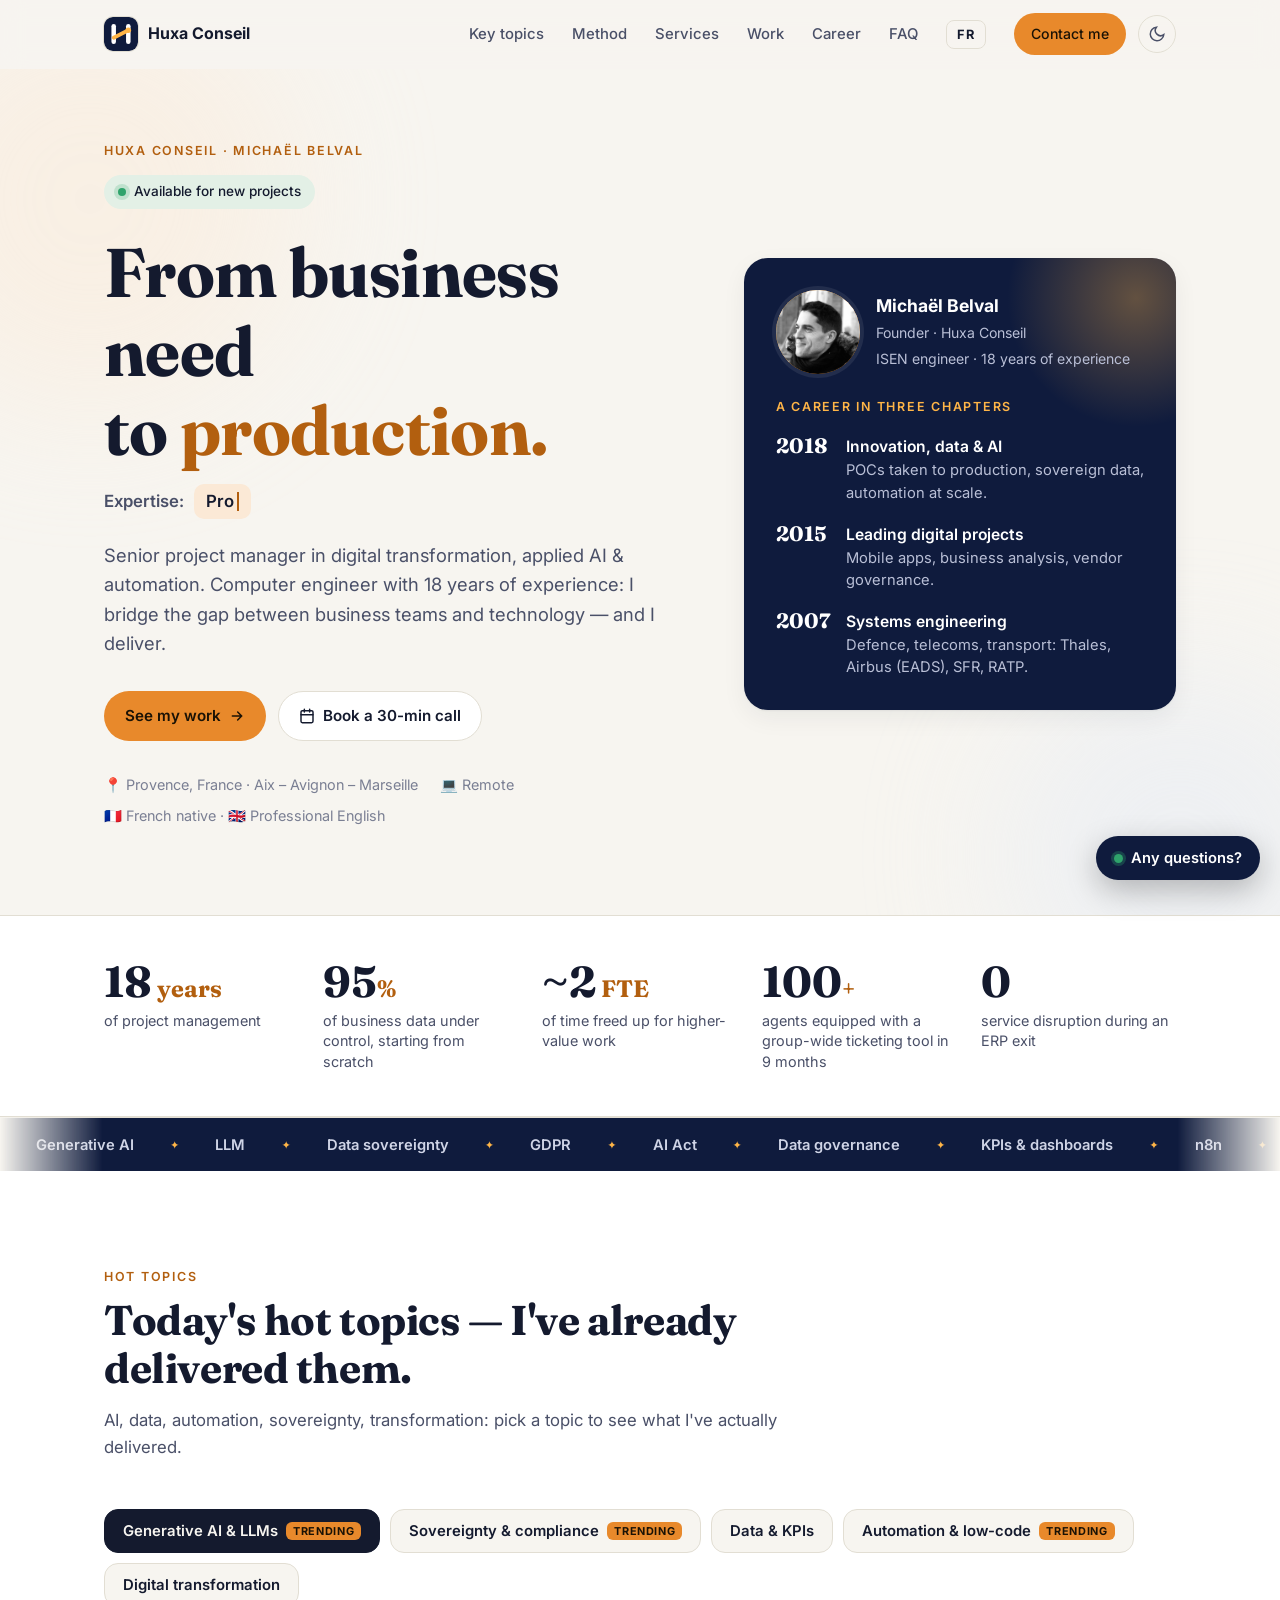
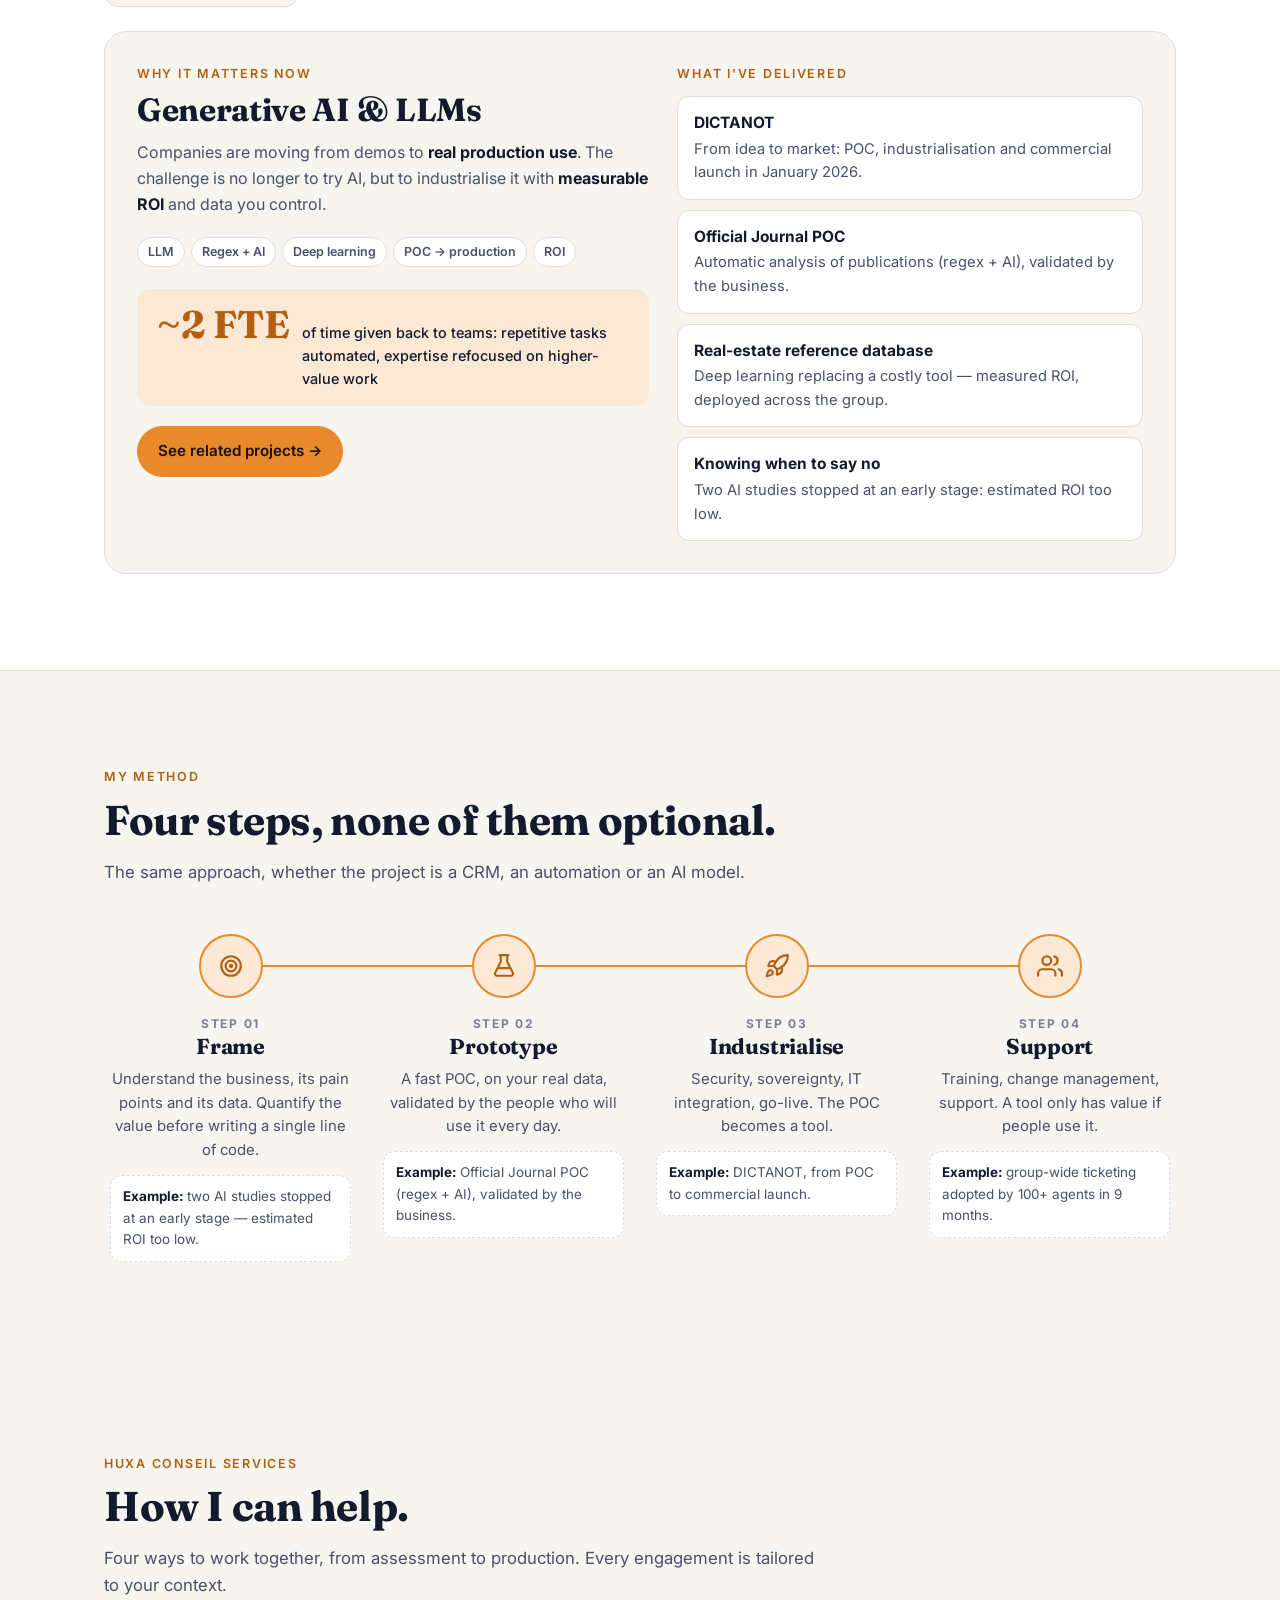
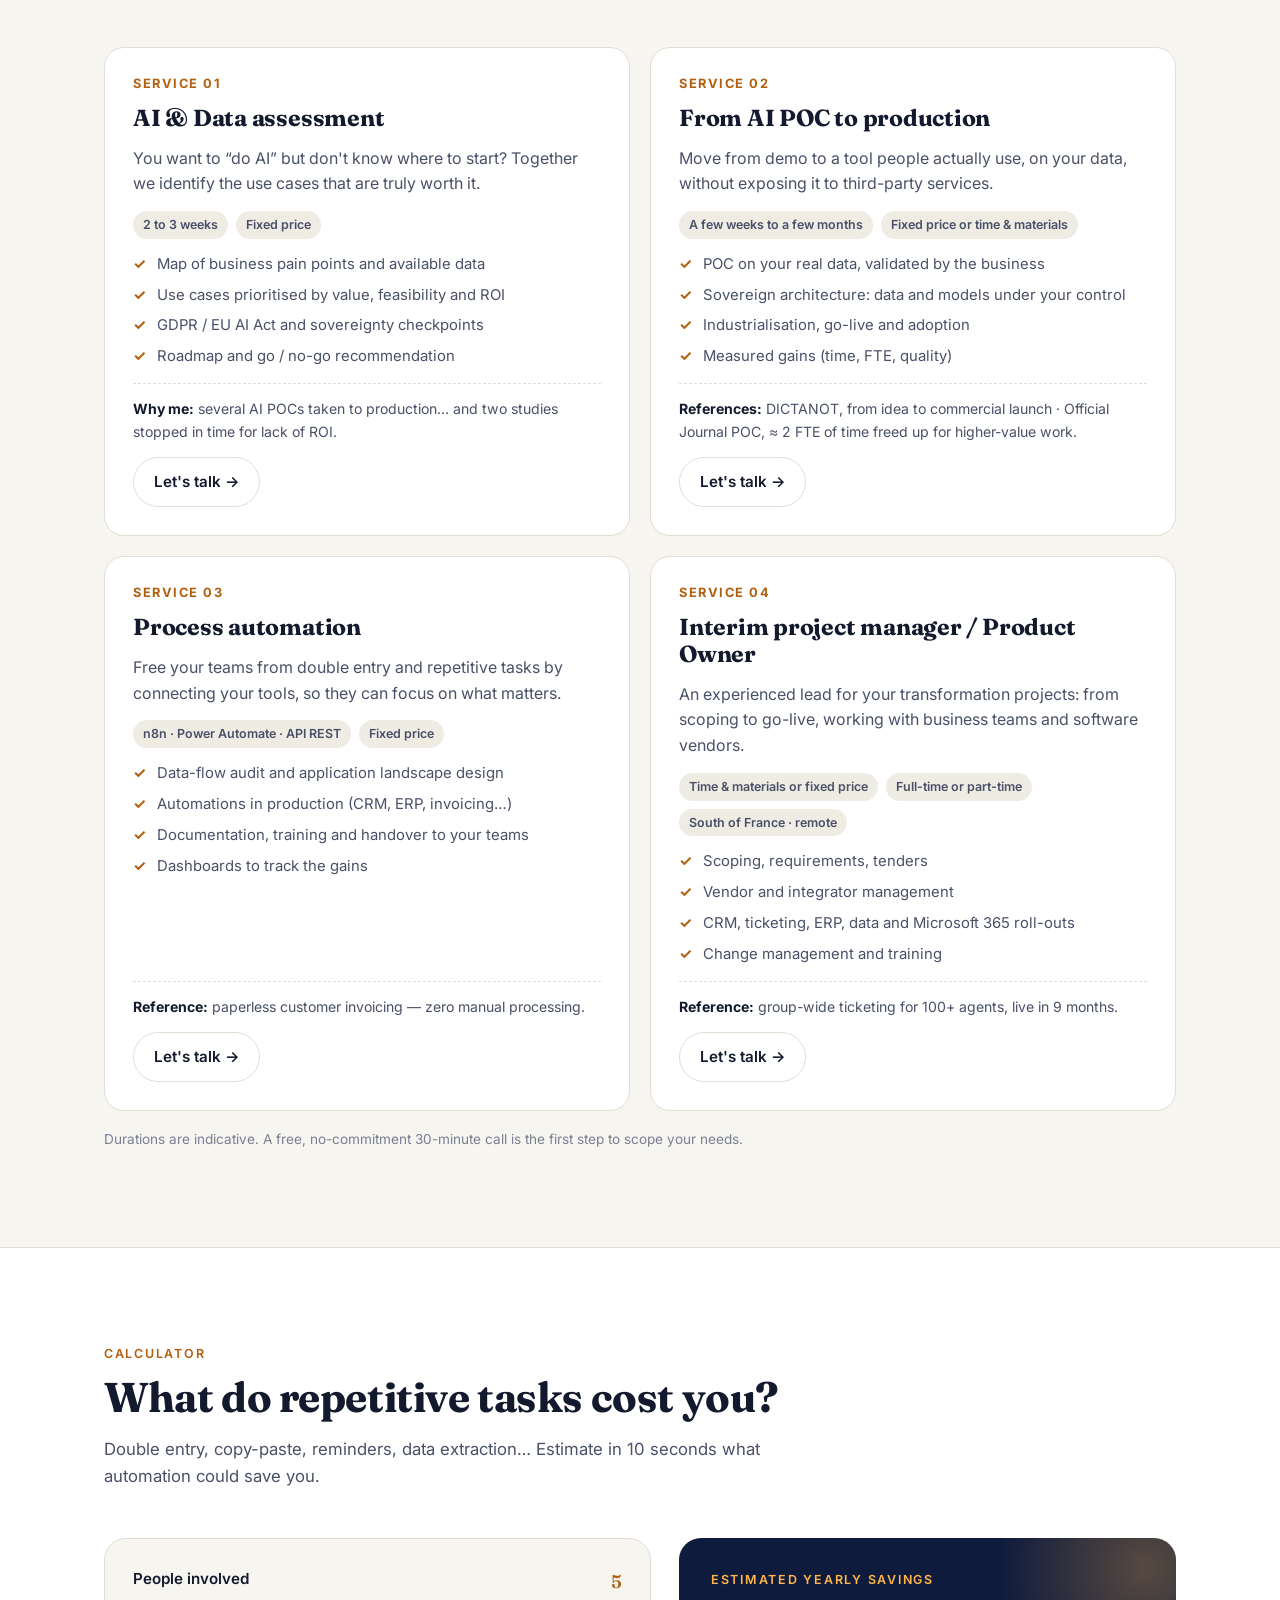
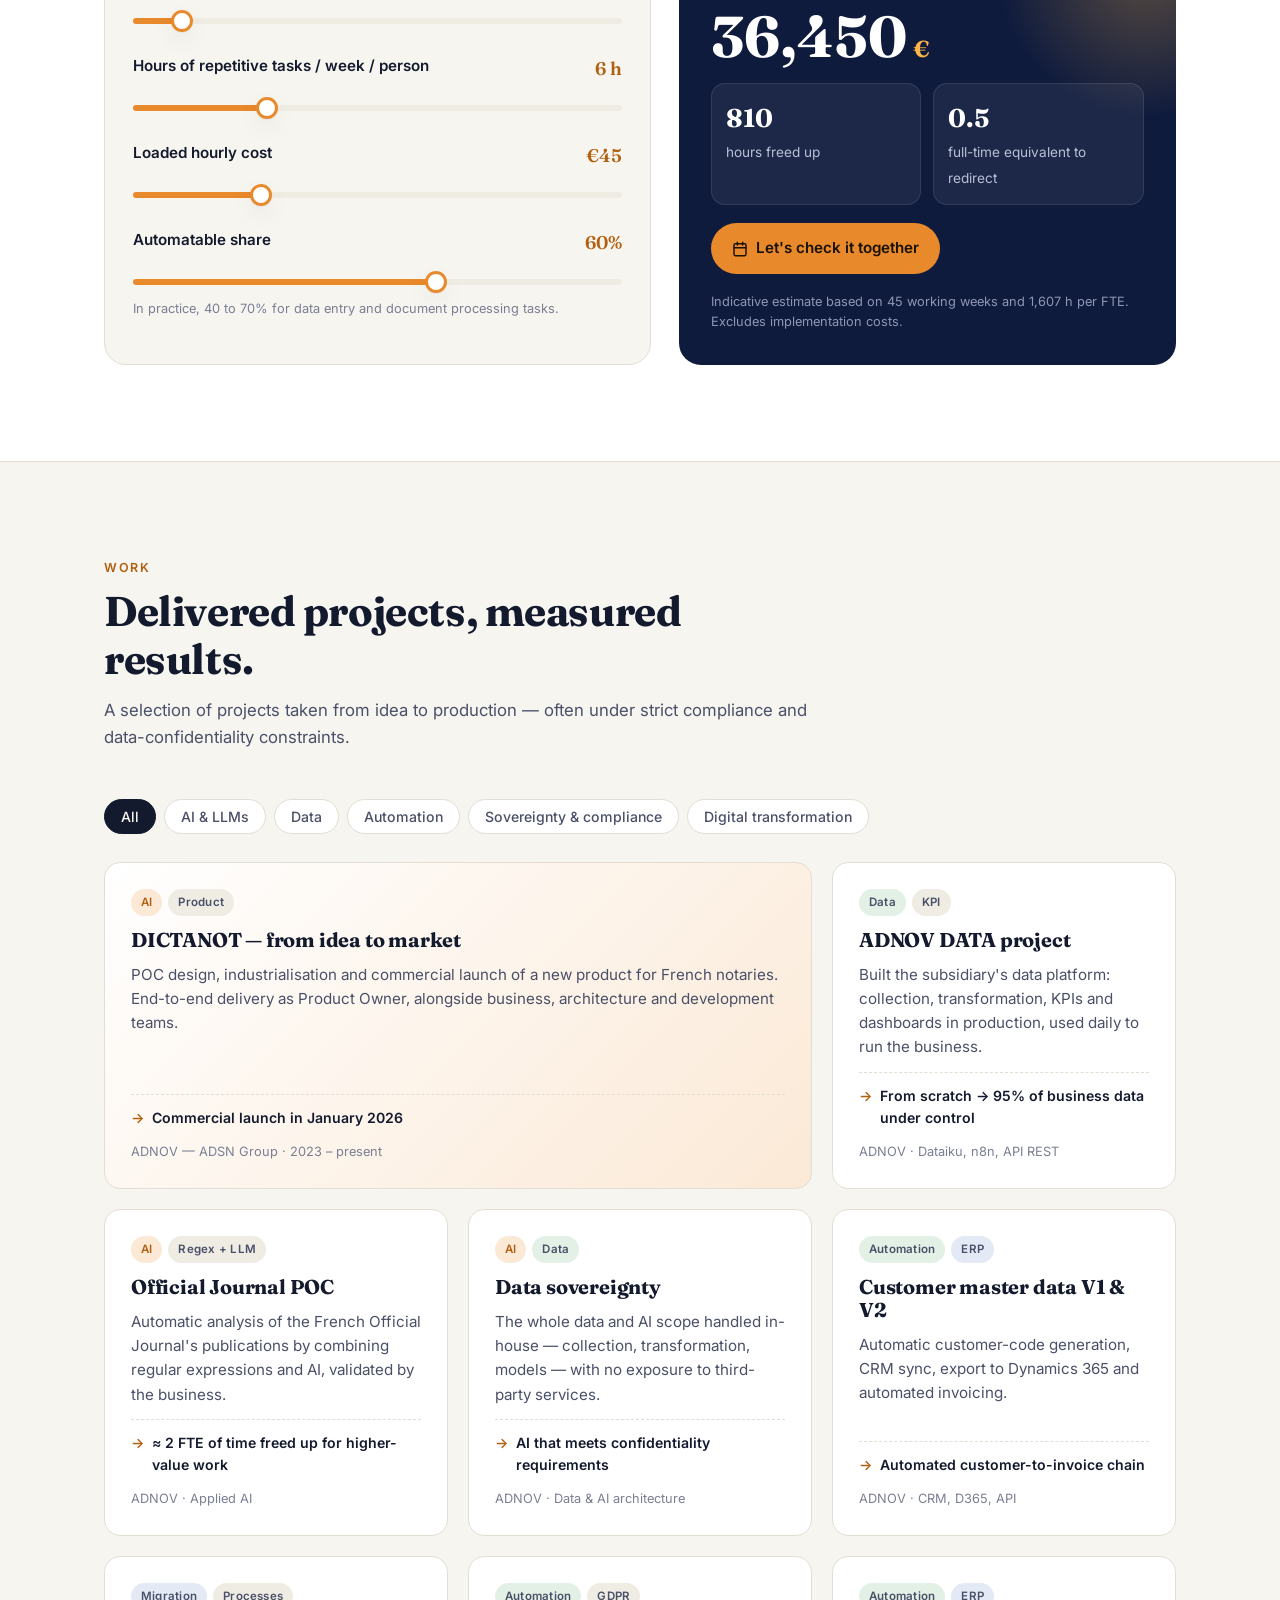
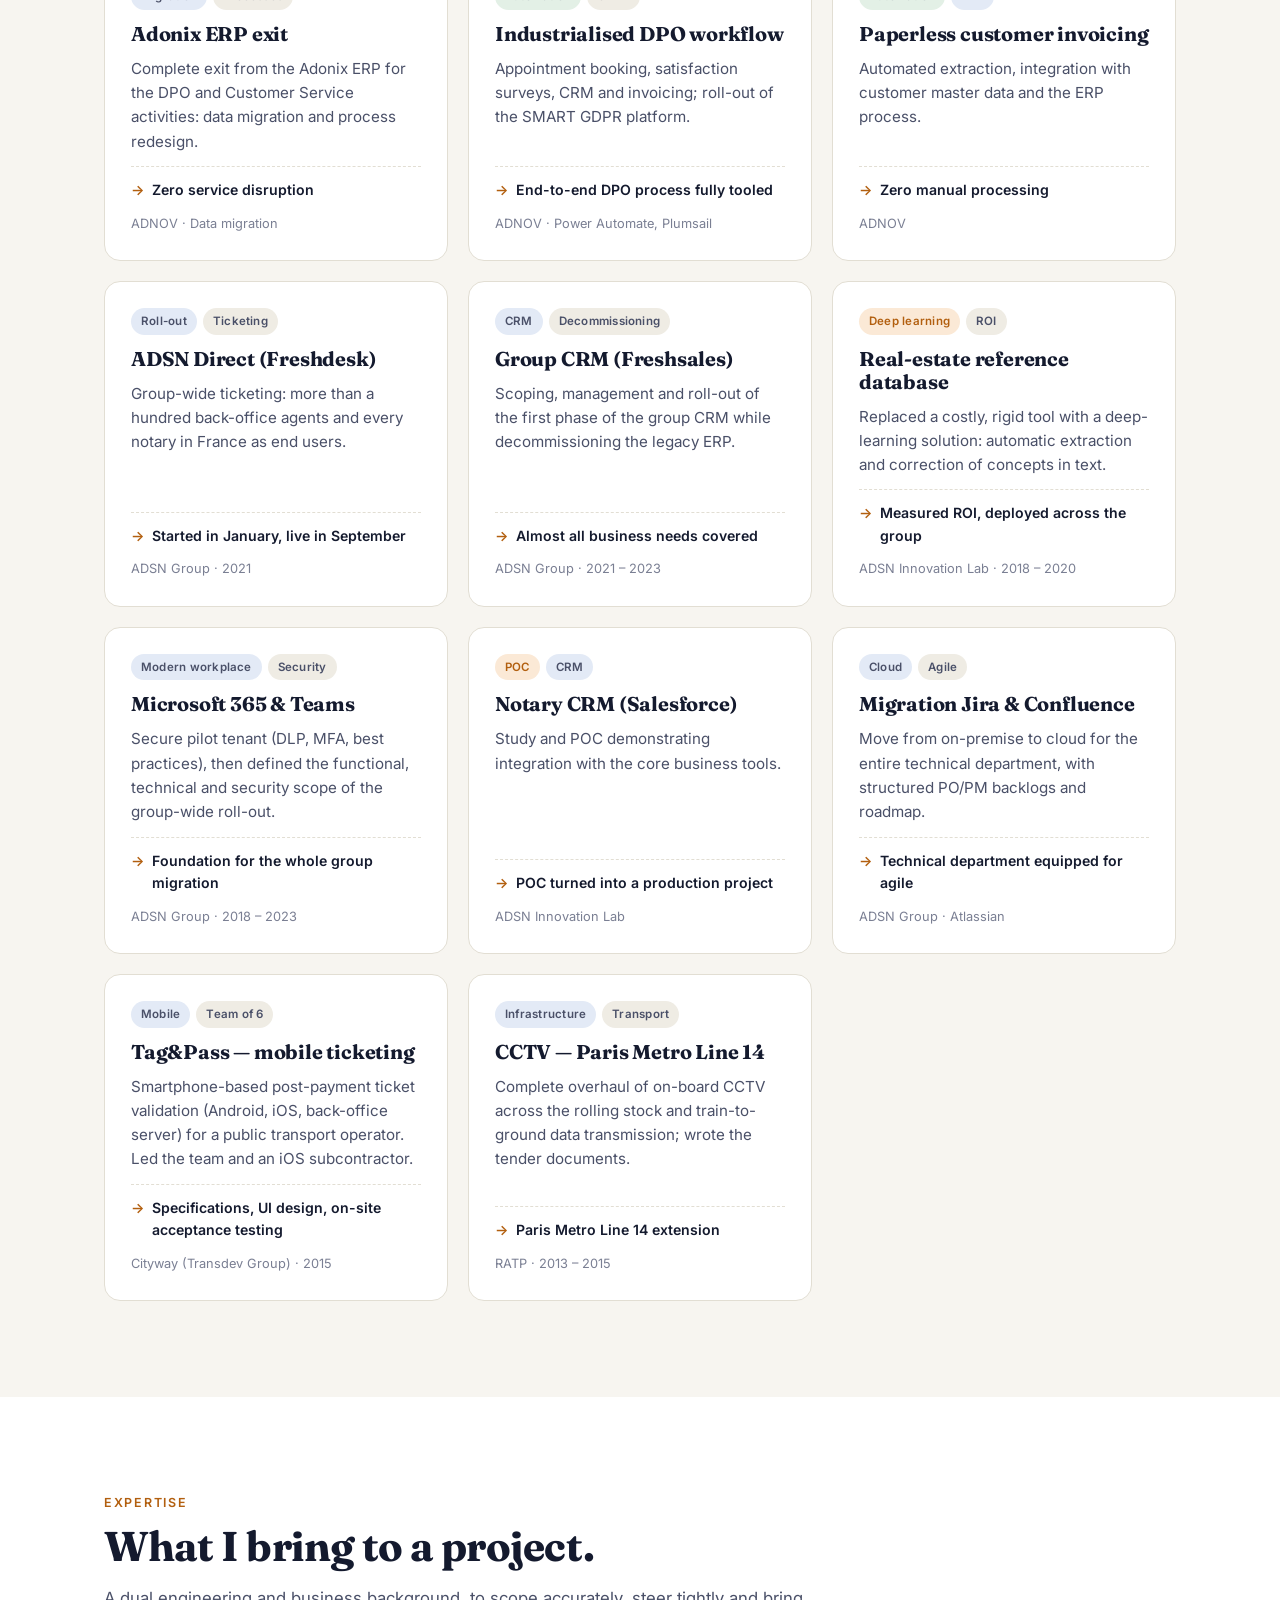
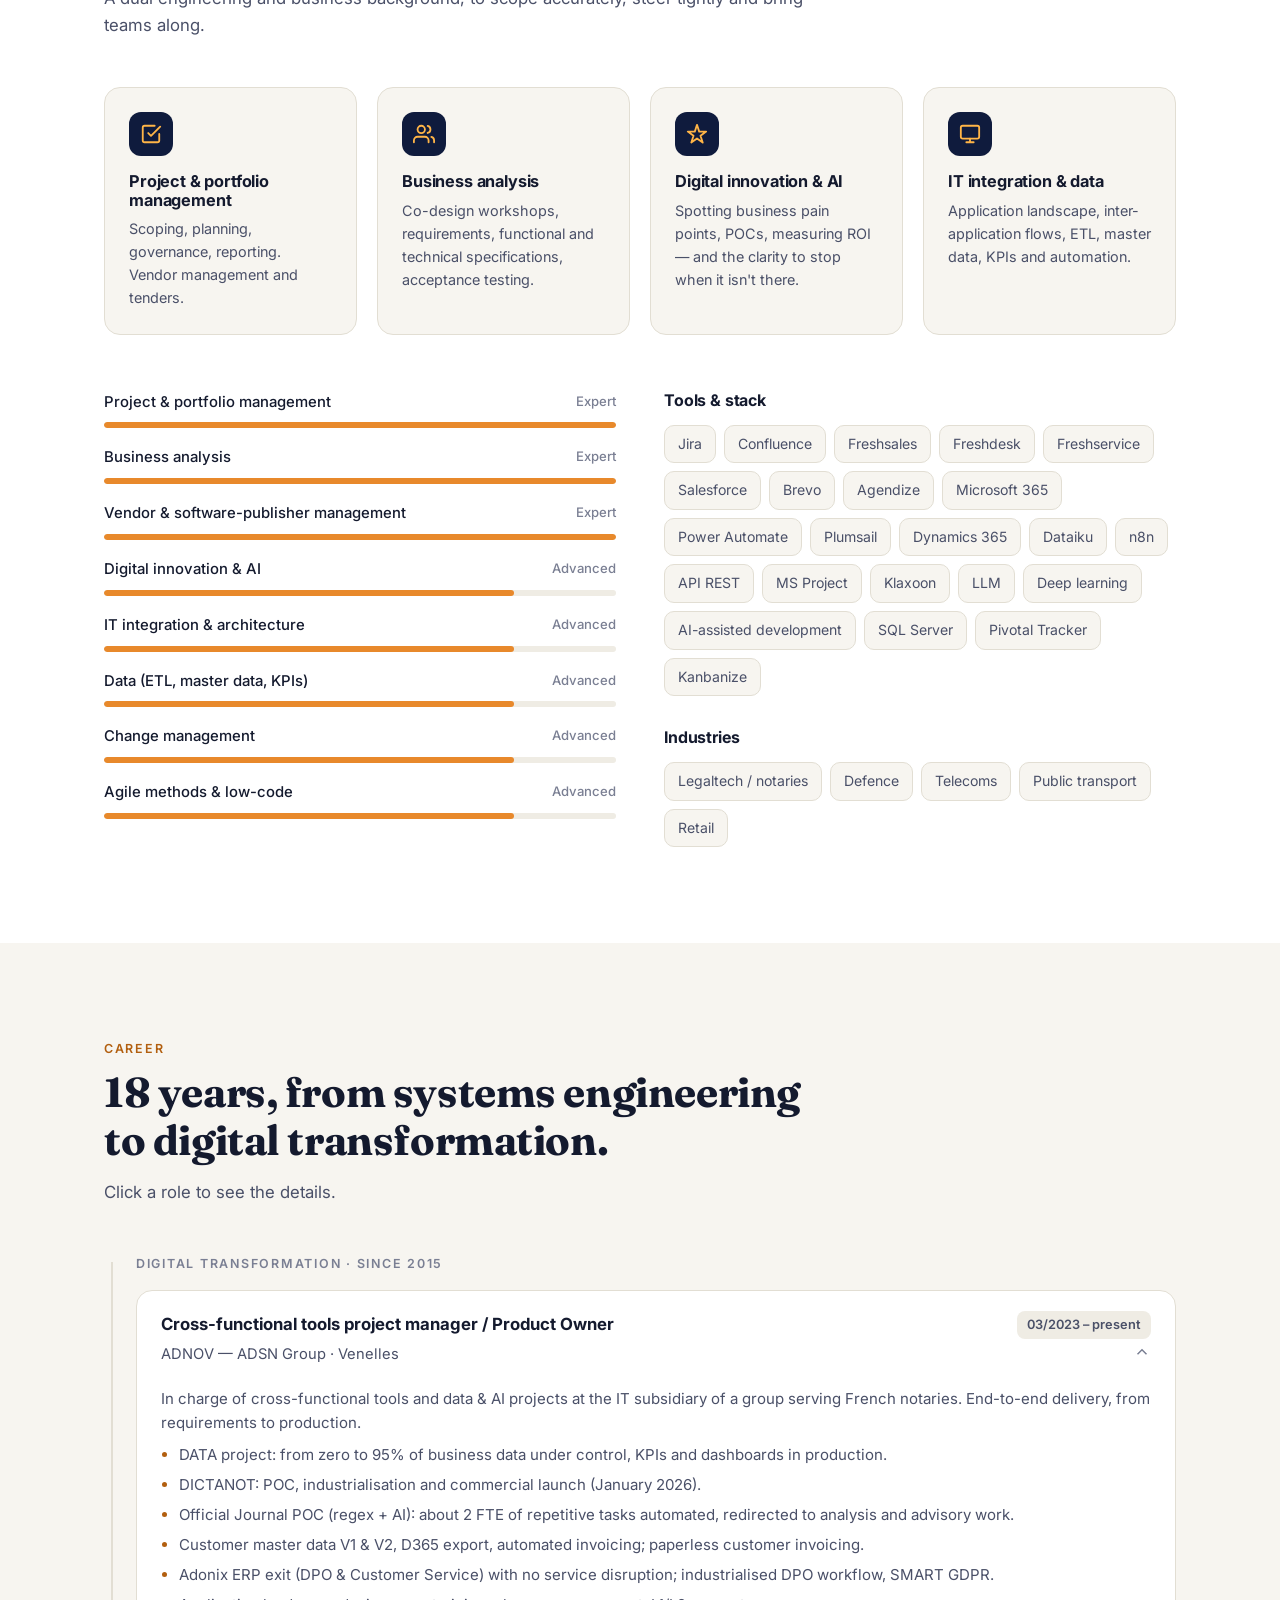
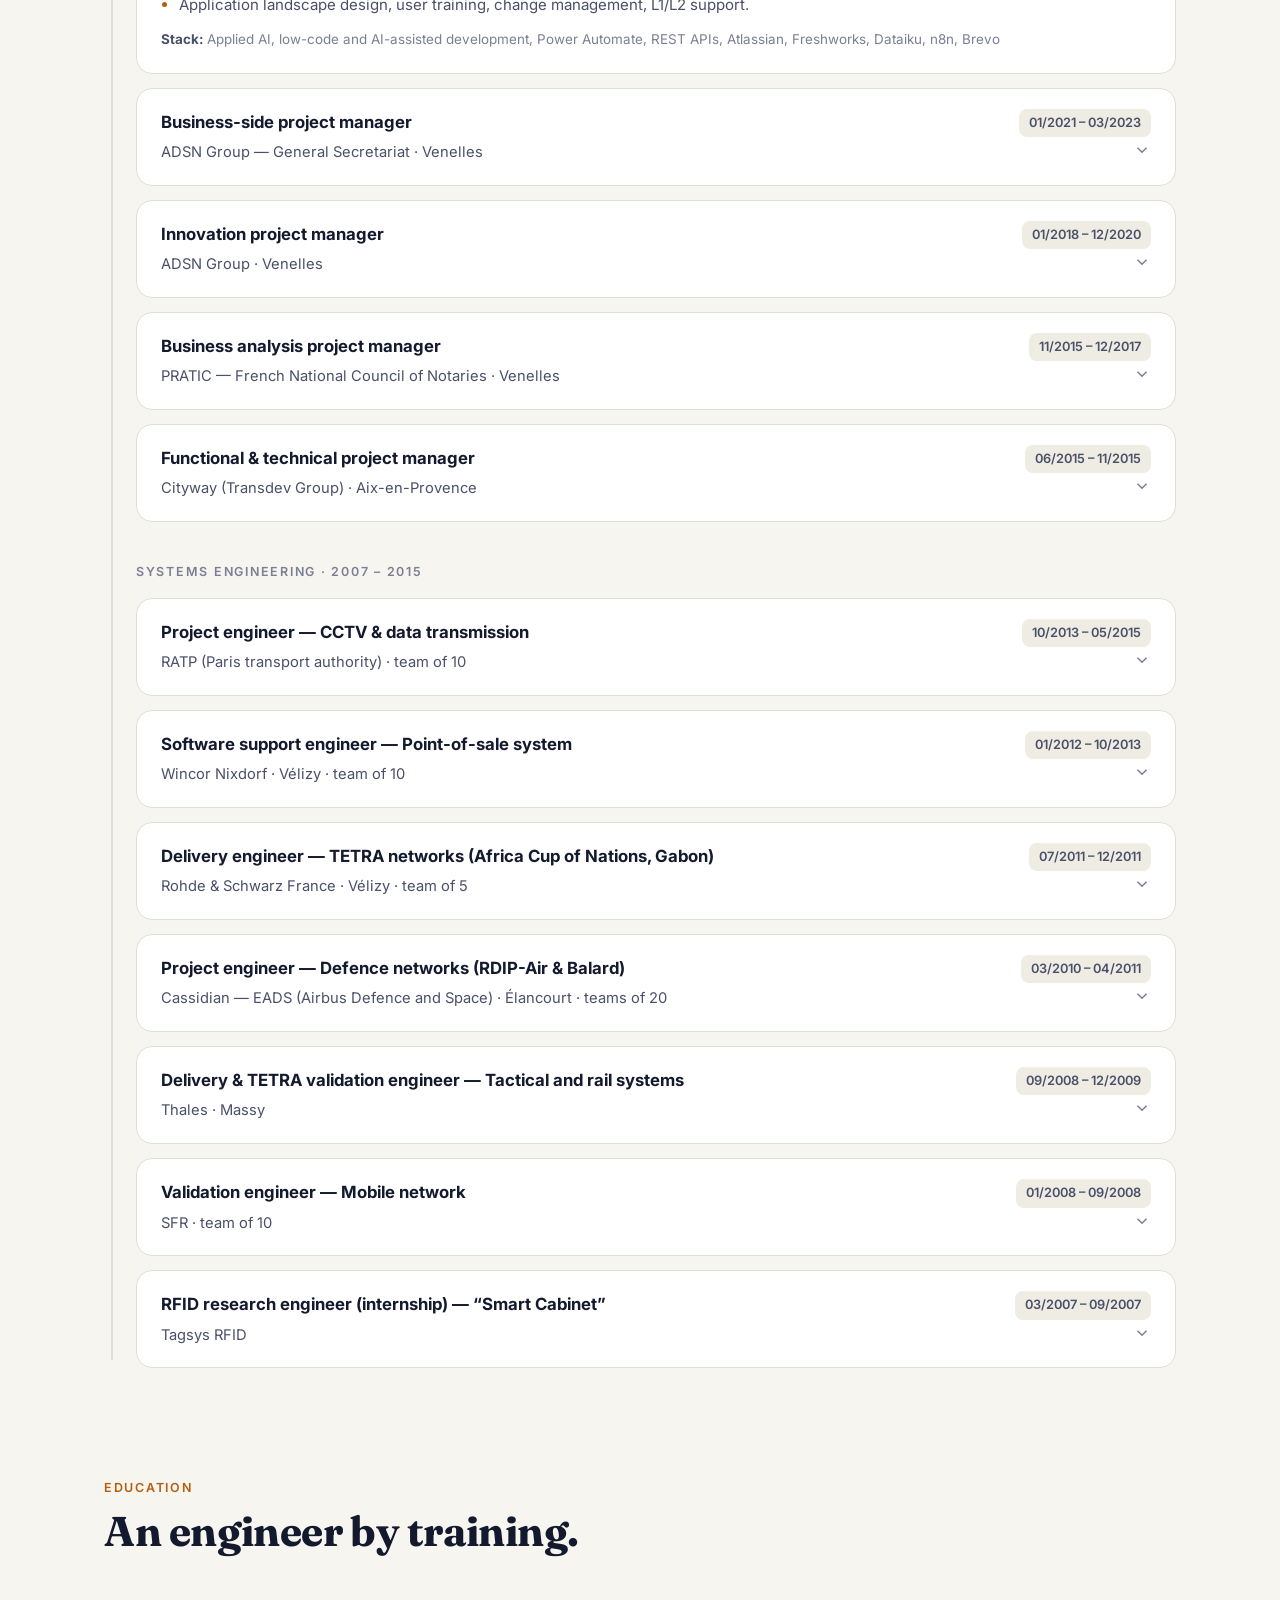
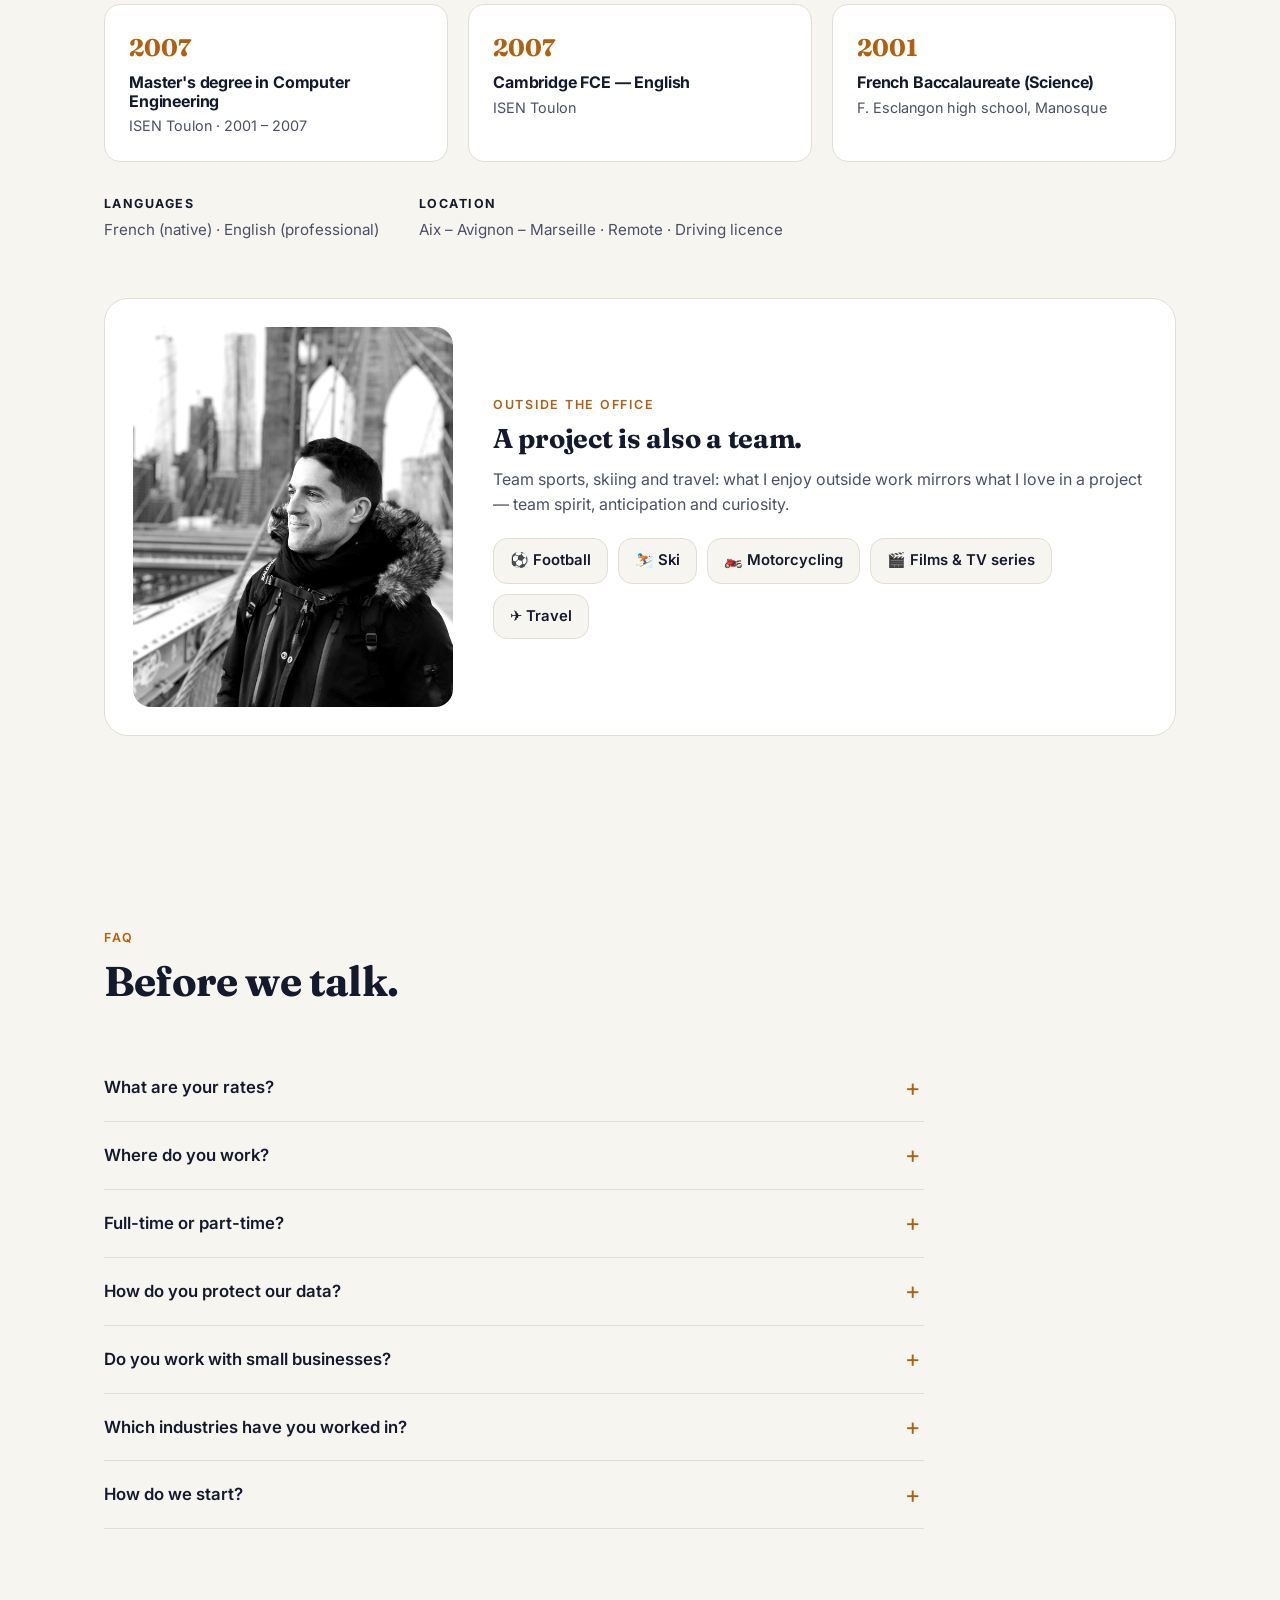
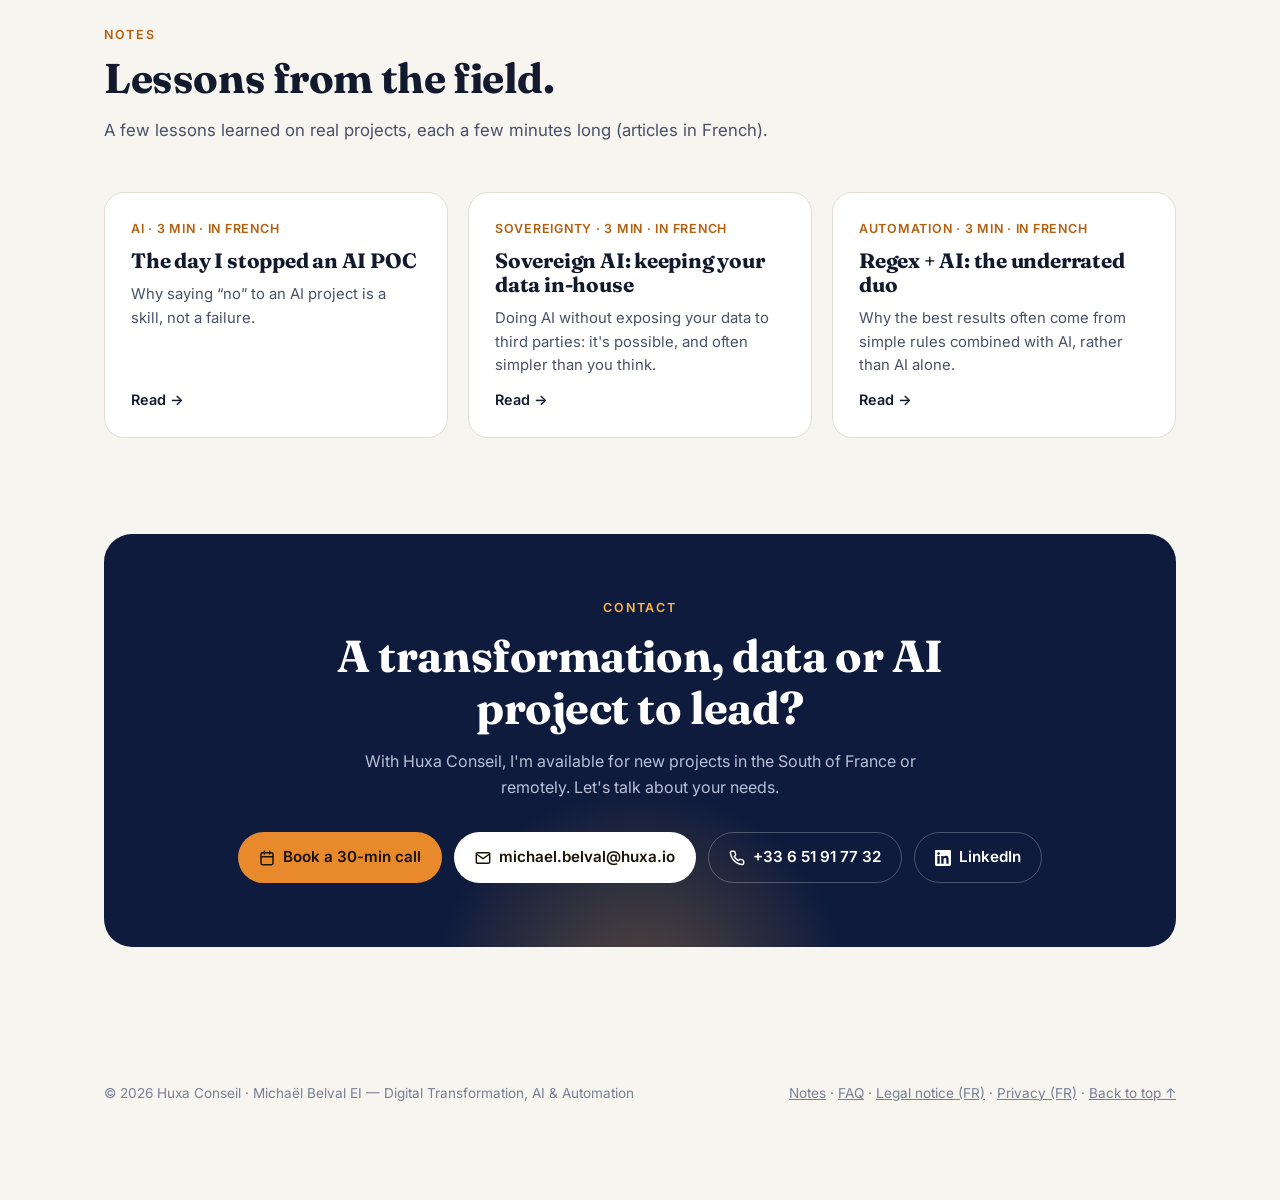
<file: en/index.html>
<!doctype html>
<html lang="en">
<head>
<meta charset="utf-8">
<meta name="viewport" content="width=device-width, initial-scale=1, viewport-fit=cover">
<title>Huxa Conseil — Michaël Belval · Digital Transformation, AI & Automation</title>
<meta name="description" content="Huxa Conseil — Michaël Belval, computer engineer and senior project manager: 18 years of experience in digital transformation, applied AI, data and process automation. Based in the South of France (Aix – Avignon – Marseille), working on site and remotely.">
<meta property="og:title" content="Huxa Conseil — Michaël Belval · Digital Transformation, AI & Automation">
<meta property="og:description" content="18 years of project management, from defence and telecoms to digital transformation. From business need to production.">
<meta property="og:type" content="website">
<meta property="og:site_name" content="Huxa Conseil">
<meta property="og:url" content="https://conseil.huxa.io/en/">
<link rel="canonical" href="https://conseil.huxa.io/en/">
<link rel="alternate" hreflang="fr" href="https://conseil.huxa.io/">
<link rel="alternate" hreflang="en" href="https://conseil.huxa.io/en/">
<link rel="alternate" hreflang="x-default" href="https://conseil.huxa.io/">
<meta property="og:locale" content="en_GB">
<meta property="og:locale:alternate" content="fr_FR">
<meta property="og:image" content="https://conseil.huxa.io/og-image-en.jpg">
<meta property="og:image:width" content="1200">
<meta property="og:image:height" content="630">
<meta property="og:image:alt" content="Huxa Conseil — Michaël Belval, from business need to production">
<meta name="twitter:card" content="summary_large_image">
<meta name="twitter:image" content="https://conseil.huxa.io/og-image-en.jpg">
<link rel="icon" href="../brand/huxa-icon.svg" type="image/svg+xml">
<link rel="icon" href="../brand/favicon-32.png" sizes="32x32" type="image/png">
<link rel="apple-touch-icon" href="../brand/apple-touch-icon.png">
<script type="application/ld+json">[{"@context": "https://schema.org", "@type": "ProfessionalService", "name": "Huxa Conseil", "url": "https://conseil.huxa.io/en/", "image": "https://conseil.huxa.io/og-image.jpg", "email": "michael.belval@huxa.io", "areaServed": ["Provence-Alpes-Côte d'Azur", "France", "Europe"], "address": {"@type": "PostalAddress", "addressLocality": "Lauris", "postalCode": "84360", "addressRegion": "Provence-Alpes-Côte d'Azur", "addressCountry": "FR"}, "founder": {"@type": "Person", "name": "Michaël Belval", "jobTitle": "Senior project manager — Digital transformation, AI & Automation", "image": "https://conseil.huxa.io/photo.jpg", "sameAs": ["https://www.linkedin.com/in/micha%C3%ABl-belval-90940841/"], "alumniOf": "ISEN Toulon", "knowsAbout": ["Artificial intelligence", "Generative AI", "Data", "Process automation", "Digital transformation", "Project management", "Product Ownership"]}, "knowsAbout": ["Generative AI", "Data sovereignty", "Automation", "Data", "Digital transformation"], "logo": "https://conseil.huxa.io/brand/huxa-icon-512.png", "telephone": "+33 6 51 91 77 32"}, {"@context": "https://schema.org", "@type": "FAQPage", "mainEntity": [{"@type": "Question", "name": "What are your rates?", "acceptedAnswer": {"@type": "Answer", "text": "It depends on the format: a fixed price for an assessment or a well-defined automation, a daily rate for an interim project manager or Product Owner engagement. I send you a costed proposal after a first 30-minute call."}}, {"@type": "Question", "name": "Where do you work?", "acceptedAnswer": {"@type": "Answer", "text": "On site in the South of France (Aix-en-Provence, Avignon, Marseille and surroundings) and remotely everywhere else. Both combine very well."}}, {"@type": "Question", "name": "Full-time or part-time?", "acceptedAnswer": {"@type": "Answer", "text": "Both are possible: a full-time engagement, or a few days a week to lead a project alongside your teams."}}, {"@type": "Question", "name": "How do you protect our data?", "acceptedAnswer": {"@type": "Answer", "text": "Confidentiality is part of how I work: I have designed data and AI projects handled entirely in-house, with no exposure to third-party services. An NDA can be signed from the very first conversation."}}, {"@type": "Question", "name": "Do you work with small businesses?", "acceptedAnswer": {"@type": "Answer", "text": "Yes. The AI & Data assessment and process automation are designed to move fast, with a scope that fits your size and budget."}}, {"@type": "Question", "name": "Which industries have you worked in?", "acceptedAnswer": {"@type": "Answer", "text": "Legaltech and notaries, defence, telecoms, public transport and retail. The method — start from the business need, prove the value, industrialise — works in any industry."}}, {"@type": "Question", "name": "How do we start?", "acceptedAnswer": {"@type": "Answer", "text": "The easiest way: book a 30-minute call. We review your needs and I suggest the best-suited format, with no commitment."}}]}]</script>
<link rel="preconnect" href="https://fonts.googleapis.com">
<link rel="preconnect" href="https://fonts.gstatic.com" crossorigin>
<link href="https://fonts.googleapis.com/css2?family=Fraunces:opsz,wght@9..144,500;9..144,700&family=Inter:wght@400;500;600;700&display=swap" rel="stylesheet">
<link rel="stylesheet" href="../styles.css">
<script src="../analytics.js"></script>
</head>
<body>

<nav class="nav" id="nav">
  <div class="wrap">
    <a href="#top" class="logo"><img class="mark" src="../brand/huxa-icon.svg" width="34" height="34" alt=""><span>Huxa Conseil</span></a>
    <div style="display:flex;align-items:center;gap:12px">
      <ul id="menu">
        <li><a href="#actualite">Key topics</a></li>
        <li><a href="#methode">Method</a></li>
        <li><a href="#offres">Services</a></li>
        <li><a href="#projets">Work</a></li>
        <li><a href="#parcours">Career</a></li>
        <li><a href="#faq">FAQ</a></li>
        <li><a href="../" class="lang" hreflang="fr" lang="fr" data-lang="fr" title="Version française">FR</a></li>
        <li><a href="#contact" class="btn btn-primary">Contact me</a></li>
      </ul>
      <button class="theme-toggle" id="themeToggle" aria-label="Toggle theme">
        <svg width="18" height="18" viewBox="0 0 24 24" fill="none" stroke="currentColor" stroke-width="2" stroke-linecap="round"><path d="M21 12.8A9 9 0 1 1 11.2 3a7 7 0 0 0 9.8 9.8z"/></svg>
      </button>
      <button class="menu-toggle" id="menuToggle" aria-label="Open menu" aria-expanded="false">
        <svg width="24" height="24" viewBox="0 0 24 24" fill="none" stroke="currentColor" stroke-width="2" stroke-linecap="round"><path d="M4 7h16M4 12h16M4 17h16"/></svg>
      </button>
    </div>
  </div>
</nav>

<header class="hero" id="top">
  <div class="wrap hero-grid">
    <div>
      <div class="eyebrow" style="margin-bottom:14px">Huxa Conseil · Michaël Belval</div>
      <div class="status"><i></i> Available for new projects</div>
      <h1>From business need<br>to <em>production.</em></h1>
      <p class="rot" aria-live="polite">Expertise:<span class="word"><span id="rotWord">Generative AI &amp; LLMs</span><span class="caret" aria-hidden="true"></span></span></p>
      <p class="lead">Senior project manager in digital transformation, applied AI &amp; automation. Computer engineer with 18 years of experience: I bridge the gap between business teams and technology — and I deliver.</p>
      <div class="hero-ctas">
        <a href="#projets" class="btn btn-primary">See my work
          <svg width="16" height="16" viewBox="0 0 24 24" fill="none" stroke="currentColor" stroke-width="2.2" stroke-linecap="round"><path d="M5 12h14M13 6l6 6-6 6"/></svg></a>
        <a href="mailto:michael.belval@huxa.io?subject=30-minute%20call%20request&body=Hello%20Micha%C3%ABl%2C%0A%0AI%27d%20like%20a%2030-minute%20call%20about%3A%20%0A%0AMy%20availability%3A%20%0A%0ABest%20regards%2C" class="btn btn-ghost js-book"><svg width="16" height="16" viewBox="0 0 24 24" fill="none" stroke="currentColor" stroke-width="2.2" stroke-linecap="round" stroke-linejoin="round"><rect x="3" y="4" width="18" height="18" rx="2"/><path d="M16 2v4M8 2v4M3 10h18"/></svg> Book a 30-min call</a>
      </div>
      <div class="hero-meta">
        <span>📍 Provence, France · Aix – Avignon – Marseille</span>
        <span>💻 Remote</span>
        <span>🇫🇷 French native · 🇬🇧 Professional English</span>
      </div>
    </div>
    <aside class="hero-card reveal">
      <div class="who">
        <div class="avatar" aria-hidden="true">MB<img src="../photo.jpg" alt="" width="84" height="84" onerror="this.remove()"></div>
        <div><strong>Michaël Belval</strong><span>Founder · Huxa Conseil<br>ISEN engineer · 18 years of experience</span></div>
      </div>
      <h3>A career in three chapters</h3>
      <div class="arc">
        <div class="arc-step"><b>2018</b><div><strong>Innovation, data &amp; AI</strong><p>POCs taken to production, sovereign data, automation at scale.</p></div></div>
        <div class="arc-step"><b>2015</b><div><strong>Leading digital projects</strong><p>Mobile apps, business analysis, vendor governance.</p></div></div>
        <div class="arc-step"><b>2007</b><div><strong>Systems engineering</strong><p>Defence, telecoms, transport: Thales, Airbus (EADS), SFR, RATP.</p></div></div>
      </div>
    </aside>
  </div>
</header>

<div class="stats">
  <div class="wrap stats-grid">
    <div class="stat reveal"><div class="num"><span data-count="18">18</span><small> years</small></div><div class="lbl">of project management</div></div>
    <div class="stat reveal"><div class="num"><span data-count="95">95</span><small>%</small></div><div class="lbl">of business data under control, starting from scratch</div></div>
    <div class="stat reveal"><div class="num">~<span data-count="2">2</span><small> FTE</small></div><div class="lbl">of time freed up for higher-value work</div></div>
    <div class="stat reveal"><div class="num"><span data-count="100">100</span><small>+</small></div><div class="lbl">agents equipped with a group-wide ticketing tool in 9 months</div></div>
    <div class="stat reveal"><div class="num">0</div><div class="lbl">service disruption during an ERP exit</div></div>
  </div>
</div>

<div class="marquee" aria-hidden="true"><div class="track"><span>Generative AI</span><span>LLM</span><span>Data sovereignty</span><span>GDPR</span><span>AI Act</span><span>Data governance</span><span>KPIs &amp; dashboards</span><span>n8n</span><span>Power Automate</span><span>Dataiku</span><span>Low-code</span><span>Process automation</span><span>API REST</span><span>CRM</span><span>Change management</span><span>Product Ownership</span><span>Agile</span><span>Modern workplace</span><span>Generative AI</span><span>LLM</span><span>Data sovereignty</span><span>GDPR</span><span>AI Act</span><span>Data governance</span><span>KPIs &amp; dashboards</span><span>n8n</span><span>Power Automate</span><span>Dataiku</span><span>Low-code</span><span>Process automation</span><span>API REST</span><span>CRM</span><span>Change management</span><span>Product Ownership</span><span>Agile</span><span>Modern workplace</span></div></div>

<main>
<section id="actualite" class="topics">
  <div class="wrap">
    <div class="section-head reveal">
      <div class="eyebrow">Hot topics</div>
      <h2>Today's hot topics — I've already delivered them.</h2>
      <p>AI, data, automation, sovereignty, transformation: pick a topic to see what I've actually delivered.</p>
    </div>
    <div class="topic-tabs" role="tablist" aria-label="Hot topics" id="topicTabs"></div>
    <div class="topic-panel" role="tabpanel" id="topicPanel" aria-live="polite"></div>
  </div>
</section>

<section id="methode">
  <div class="wrap">
    <div class="section-head reveal">
      <div class="eyebrow">My method</div>
      <h2>Four steps, none of them optional.</h2>
      <p>The same approach, whether the project is a CRM, an automation or an AI model.</p>
    </div>
    <div class="method reveal">
      <div class="step"><div class="dot"><svg width="26" height="26" viewBox="0 0 24 24" fill="none" stroke="currentColor" stroke-width="2" stroke-linecap="round" stroke-linejoin="round"><circle cx="12" cy="12" r="9"/><circle cx="12" cy="12" r="5"/><circle cx="12" cy="12" r="1"/></svg></div><div class="k">Step 01</div><h3>Frame</h3><p>Understand the business, its pain points and its data. Quantify the value before writing a single line of code.</p><div class="ex"><b>Example:</b> two AI studies stopped at an early stage — estimated ROI too low.</div></div>
      <div class="step"><div class="dot"><svg width="26" height="26" viewBox="0 0 24 24" fill="none" stroke="currentColor" stroke-width="2" stroke-linecap="round" stroke-linejoin="round"><path d="M9 2v6L4 18a2 2 0 0 0 1.8 3h12.4a2 2 0 0 0 1.8-3L15 8V2M8 2h8M7 14h10"/></svg></div><div class="k">Step 02</div><h3>Prototype</h3><p>A fast POC, on your real data, validated by the people who will use it every day.</p><div class="ex"><b>Example:</b> Official Journal POC (regex + AI), validated by the business.</div></div>
      <div class="step"><div class="dot"><svg width="26" height="26" viewBox="0 0 24 24" fill="none" stroke="currentColor" stroke-width="2" stroke-linecap="round" stroke-linejoin="round"><path d="M4.5 16.5c-1.5 1.3-2 5-2 5s3.7-.5 5-2c.7-.8.7-2.1-.1-2.9a2.2 2.2 0 0 0-2.9-.1z"/><path d="M12 15l-3-3a22 22 0 0 1 2-3.9A12.9 12.9 0 0 1 22 2c0 2.7-.8 7.5-6 11a22.4 22.4 0 0 1-4 2z"/><path d="M9 12H4s.6-3 2-4c1.6-1.1 5 0 5 0M12 15v5s3-.6 4-2c1.1-1.6 0-5 0-5"/></svg></div><div class="k">Step 03</div><h3>Industrialise</h3><p>Security, sovereignty, IT integration, go-live. The POC becomes a tool.</p><div class="ex"><b>Example:</b> DICTANOT, from POC to commercial launch.</div></div>
      <div class="step"><div class="dot"><svg width="26" height="26" viewBox="0 0 24 24" fill="none" stroke="currentColor" stroke-width="2" stroke-linecap="round" stroke-linejoin="round"><path d="M17 21v-2a4 4 0 0 0-4-4H5a4 4 0 0 0-4 4v2"/><circle cx="9" cy="7" r="4"/><path d="M23 21v-2a4 4 0 0 0-3-3.87M16 3.13a4 4 0 0 1 0 7.75"/></svg></div><div class="k">Step 04</div><h3>Support</h3><p>Training, change management, support. A tool only has value if people use it.</p><div class="ex"><b>Example:</b> group-wide ticketing adopted by 100+ agents in 9 months.</div></div>
    </div>
  </div>
</section>

<section id="offres">
  <div class="wrap">
    <div class="section-head reveal">
      <div class="eyebrow">Huxa Conseil services</div>
      <h2>How I can help.</h2>
      <p>Four ways to work together, from assessment to production. Every engagement is tailored to your context.</p>
    </div>
    <div class="offers">
      <article class="offer reveal">
        <div class="num">SERVICE 01</div>
        <h3>AI &amp; Data assessment</h3>
        <p class="pitch">You want to “do AI” but don't know where to start? Together we identify the use cases that are truly worth it.</p>
        <div class="meta"><span>2 to 3 weeks</span><span>Fixed price</span></div>
        <ul><li>Map of business pain points and available data</li><li>Use cases prioritised by value, feasibility and ROI</li><li>GDPR / EU AI Act and sovereignty checkpoints</li><li>Roadmap and go / no-go recommendation</li></ul>
        <div class="proof"><b>Why me:</b> several AI POCs taken to production… and two studies stopped in time for lack of ROI.</div>
        <a class="btn btn-ghost" href="mailto:michael.belval@huxa.io?subject=Huxa%20Conseil%20%E2%80%94%20AI%20%26%20Data%20assessment">Let's talk →</a>
      </article>
      <article class="offer reveal">
        <div class="num">SERVICE 02</div>
        <h3>From AI POC to production</h3>
        <p class="pitch">Move from demo to a tool people actually use, on your data, without exposing it to third-party services.</p>
        <div class="meta"><span>A few weeks to a few months</span><span>Fixed price or time &amp; materials</span></div>
        <ul><li>POC on your real data, validated by the business</li><li>Sovereign architecture: data and models under your control</li><li>Industrialisation, go-live and adoption</li><li>Measured gains (time, FTE, quality)</li></ul>
        <div class="proof"><b>References:</b> DICTANOT, from idea to commercial launch · Official Journal POC, ≈ 2 FTE of time freed up for higher-value work.</div>
        <a class="btn btn-ghost" href="mailto:michael.belval@huxa.io?subject=Huxa%20Conseil%20%E2%80%94%20From%20AI%20POC%20to%20production">Let's talk →</a>
      </article>
      <article class="offer reveal">
        <div class="num">SERVICE 03</div>
        <h3>Process automation</h3>
        <p class="pitch">Free your teams from double entry and repetitive tasks by connecting your tools, so they can focus on what matters.</p>
        <div class="meta"><span>n8n · Power Automate · API REST</span><span>Fixed price</span></div>
        <ul><li>Data-flow audit and application landscape design</li><li>Automations in production (CRM, ERP, invoicing…)</li><li>Documentation, training and handover to your teams</li><li>Dashboards to track the gains</li></ul>
        <div class="proof"><b>Reference:</b> paperless customer invoicing — zero manual processing.</div>
        <a class="btn btn-ghost" href="mailto:michael.belval@huxa.io?subject=Huxa%20Conseil%20%E2%80%94%20Process%20automation">Let's talk →</a>
      </article>
      <article class="offer reveal">
        <div class="num">SERVICE 04</div>
        <h3>Interim project manager / Product Owner</h3>
        <p class="pitch">An experienced lead for your transformation projects: from scoping to go-live, working with business teams and software vendors.</p>
        <div class="meta"><span>Time &amp; materials or fixed price</span><span>Full-time or part-time</span><span>South of France · remote</span></div>
        <ul><li>Scoping, requirements, tenders</li><li>Vendor and integrator management</li><li>CRM, ticketing, ERP, data and Microsoft 365 roll-outs</li><li>Change management and training</li></ul>
        <div class="proof"><b>Reference:</b> group-wide ticketing for 100+ agents, live in 9 months.</div>
        <a class="btn btn-ghost" href="mailto:michael.belval@huxa.io?subject=Huxa%20Conseil%20%E2%80%94%20Interim%20project%20manager%20/%20PO">Let's talk →</a>
      </article>
    </div>
    <p class="offers-note reveal">Durations are indicative. A free, no-commitment 30-minute call is the first step to scope your needs.</p>
  </div>
</section>

<section id="calculateur" class="calc">
  <div class="wrap">
    <div class="section-head reveal">
      <div class="eyebrow">Calculator</div>
      <h2>What do repetitive tasks cost you?</h2>
      <p>Double entry, copy-paste, reminders, data extraction… Estimate in 10 seconds what automation could save you.</p>
    </div>
    <div class="calc-box reveal">
      <form class="calc-in" id="calcForm" onsubmit="return false">
        <div class="field"><label for="cP">People involved <output id="oP" for="cP">5</output></label><input type="range" id="cP" min="1" max="50" value="5"></div>
        <div class="field"><label for="cH">Hours of repetitive tasks / week / person <output id="oH" for="cH">6 h</output></label><input type="range" id="cH" min="1" max="20" value="6"></div>
        <div class="field"><label for="cC">Loaded hourly cost <output id="oC" for="cC">€45</output></label><input type="range" id="cC" min="20" max="120" step="5" value="45"></div>
        <div class="field"><label for="cA">Automatable share <output id="oA" for="cA">60%</output></label><input type="range" id="cA" min="10" max="90" step="5" value="60"><small>In practice, 40 to 70% for data entry and document processing tasks.</small></div>
      </form>
      <div class="calc-out" aria-live="polite">
        <div class="eyebrow">Estimated yearly savings</div>
        <div class="big"><span id="rE">36,450</span><small>€</small></div>
        <div class="calc-sub">
          <div><b id="rH">810</b><span>hours freed up</span></div>
          <div><b id="rT">0.5</b><span>full-time equivalent to redirect</span></div>
        </div>
        <a class="btn btn-primary js-book" href="mailto:michael.belval@huxa.io?subject=30-minute%20call%20request"><svg width="16" height="16" viewBox="0 0 24 24" fill="none" stroke="currentColor" stroke-width="2.2" stroke-linecap="round" stroke-linejoin="round"><rect x="3" y="4" width="18" height="18" rx="2"/><path d="M16 2v4M8 2v4M3 10h18"/></svg> Let's check it together</a>
        <p class="calc-note">Indicative estimate based on 45 working weeks and 1,607 h per FTE. Excludes implementation costs.</p>
      </div>
    </div>
  </div>
</section>

<section id="projets">
  <div class="wrap">
    <div class="section-head reveal">
      <div class="eyebrow">Work</div>
      <h2>Delivered projects, measured results.</h2>
      <p>A selection of projects taken from idea to production — often under strict compliance and data-confidentiality constraints.</p>
    </div>
    <div class="filters" role="group" aria-label="Filter projects">
      <button class="chip" data-f="all" aria-pressed="true">All</button>
      <button class="chip" data-f="ia" aria-pressed="false">AI &amp; LLMs</button>
      <button class="chip" data-f="data" aria-pressed="false">Data</button>
      <button class="chip" data-f="auto" aria-pressed="false">Automation</button>
      <button class="chip" data-f="souv" aria-pressed="false">Sovereignty &amp; compliance</button>
      <button class="chip" data-f="transfo" aria-pressed="false">Digital transformation</button>
    </div>
    <div class="projects">
      <article class="project feature reveal" id="p-dictanot" data-cat="ia transfo">
        <div class="tags"><span class="tag ia">AI</span><span class="tag">Product</span></div>
        <h3>DICTANOT — from idea to market</h3>
        <p>POC design, industrialisation and commercial launch of a new product for French notaries. End-to-end delivery as Product Owner, alongside business, architecture and development teams.</p>
        <div class="impact">Commercial launch in January 2026</div>
        <div class="ctx">ADNOV — ADSN Group · 2023 – present</div>
      </article>
      <article class="project reveal" id="p-projet-data-adnov" data-cat="data">
        <div class="tags"><span class="tag data">Data</span><span class="tag">KPI</span></div>
        <h3>ADNOV DATA project</h3>
        <p>Built the subsidiary's data platform: collection, transformation, KPIs and dashboards in production, used daily to run the business.</p>
        <div class="impact">From scratch → 95% of business data under control</div>
        <div class="ctx">ADNOV · Dataiku, n8n, API REST</div>
      </article>
      <article class="project reveal" id="p-poc-journal-officiel" data-cat="ia auto">
        <div class="tags"><span class="tag ia">AI</span><span class="tag">Regex + LLM</span></div>
        <h3>Official Journal POC</h3>
        <p>Automatic analysis of the French Official Journal's publications by combining regular expressions and AI, validated by the business.</p>
        <div class="impact">≈ 2 FTE of time freed up for higher-value work</div>
        <div class="ctx">ADNOV · Applied AI</div>
      </article>
      <article class="project reveal" id="p-souverainet-des-donn-es" data-cat="souv ia data">
        <div class="tags"><span class="tag ia">AI</span><span class="tag data">Data</span></div>
        <h3>Data sovereignty</h3>
        <p>The whole data and AI scope handled in-house — collection, transformation, models — with no exposure to third-party services.</p>
        <div class="impact">AI that meets confidentiality requirements</div>
        <div class="ctx">ADNOV · Data &amp; AI architecture</div>
      </article>
      <article class="project reveal" id="p-r-f-rentiel-client" data-cat="data auto">
        <div class="tags"><span class="tag data">Automation</span><span class="tag si">ERP</span></div>
        <h3>Customer master data V1 &amp; V2</h3>
        <p>Automatic customer-code generation, CRM sync, export to Dynamics 365 and automated invoicing.</p>
        <div class="impact">Automated customer-to-invoice chain</div>
        <div class="ctx">ADNOV · CRM, D365, API</div>
      </article>
      <article class="project reveal" id="p-d-sengagement-adonix" data-cat="transfo data">
        <div class="tags"><span class="tag si">Migration</span><span class="tag">Processes</span></div>
        <h3>Adonix ERP exit</h3>
        <p>Complete exit from the Adonix ERP for the DPO and Customer Service activities: data migration and process redesign.</p>
        <div class="impact">Zero service disruption</div>
        <div class="ctx">ADNOV · Data migration</div>
      </article>
      <article class="project reveal" id="p-industrialisation-de-la-cha-ne-dpo" data-cat="auto souv">
        <div class="tags"><span class="tag data">Automation</span><span class="tag">GDPR</span></div>
        <h3>Industrialised DPO workflow</h3>
        <p>Appointment booking, satisfaction surveys, CRM and invoicing; roll-out of the SMART GDPR platform.</p>
        <div class="impact">End-to-end DPO process fully tooled</div>
        <div class="ctx">ADNOV · Power Automate, Plumsail</div>
      </article>
      <article class="project reveal" id="p-d-mat-rialisation-de-la-facture-client" data-cat="auto data">
        <div class="tags"><span class="tag data">Automation</span><span class="tag si">ERP</span></div>
        <h3>Paperless customer invoicing</h3>
        <p>Automated extraction, integration with customer master data and the ERP process.</p>
        <div class="impact">Zero manual processing</div>
        <div class="ctx">ADNOV</div>
      </article>
      <article class="project reveal" id="p-adsn-direct" data-cat="transfo">
        <div class="tags"><span class="tag si">Roll-out</span><span class="tag">Ticketing</span></div>
        <h3>ADSN Direct (Freshdesk)</h3>
        <p>Group-wide ticketing: more than a hundred back-office agents and every notary in France as end users.</p>
        <div class="impact">Started in January, live in September</div>
        <div class="ctx">ADSN Group · 2021</div>
      </article>
      <article class="project reveal" id="p-crm-groupe" data-cat="transfo">
        <div class="tags"><span class="tag si">CRM</span><span class="tag">Decommissioning</span></div>
        <h3>Group CRM (Freshsales)</h3>
        <p>Scoping, management and roll-out of the first phase of the group CRM while decommissioning the legacy ERP.</p>
        <div class="impact">Almost all business needs covered</div>
        <div class="ctx">ADSN Group · 2021 – 2023</div>
      </article>
      <article class="project reveal" id="p-base-de-r-f-rence-immobili-re" data-cat="ia">
        <div class="tags"><span class="tag ia">Deep learning</span><span class="tag">ROI</span></div>
        <h3>Real-estate reference database</h3>
        <p>Replaced a costly, rigid tool with a deep-learning solution: automatic extraction and correction of concepts in text.</p>
        <div class="impact">Measured ROI, deployed across the group</div>
        <div class="ctx">ADSN Innovation Lab · 2018 – 2020</div>
      </article>
      <article class="project reveal" id="p-microsoft-365" data-cat="transfo souv">
        <div class="tags"><span class="tag si">Modern workplace</span><span class="tag">Security</span></div>
        <h3>Microsoft 365 &amp; Teams</h3>
        <p>Secure pilot tenant (DLP, MFA, best practices), then defined the functional, technical and security scope of the group-wide roll-out.</p>
        <div class="impact">Foundation for the whole group migration</div>
        <div class="ctx">ADSN Group · 2018 – 2023</div>
      </article>
      <article class="project reveal" id="p-crm-notarial" data-cat="transfo ia">
        <div class="tags"><span class="tag ia">POC</span><span class="tag si">CRM</span></div>
        <h3>Notary CRM (Salesforce)</h3>
        <p>Study and POC demonstrating integration with the core business tools.</p>
        <div class="impact">POC turned into a production project</div>
        <div class="ctx">ADSN Innovation Lab</div>
      </article>
      <article class="project reveal" id="p-migration-jira" data-cat="transfo">
        <div class="tags"><span class="tag si">Cloud</span><span class="tag">Agile</span></div>
        <h3>Migration Jira &amp; Confluence</h3>
        <p>Move from on-premise to cloud for the entire technical department, with structured PO/PM backlogs and roadmap.</p>
        <div class="impact">Technical department equipped for agile</div>
        <div class="ctx">ADSN Group · Atlassian</div>
      </article>
      <article class="project reveal" id="p-tagpass" data-cat="transfo">
        <div class="tags"><span class="tag si">Mobile</span><span class="tag">Team of 6</span></div>
        <h3>Tag&amp;Pass — mobile ticketing</h3>
        <p>Smartphone-based post-payment ticket validation (Android, iOS, back-office server) for a public transport operator. Led the team and an iOS subcontractor.</p>
        <div class="impact">Specifications, UI design, on-site acceptance testing</div>
        <div class="ctx">Cityway (Transdev Group) · 2015</div>
      </article>
      <article class="project reveal" id="p-vid-oprotection" data-cat="">
        <div class="tags"><span class="tag si">Infrastructure</span><span class="tag">Transport</span></div>
        <h3>CCTV — Paris Metro Line 14</h3>
        <p>Complete overhaul of on-board CCTV across the rolling stock and train-to-ground data transmission; wrote the tender documents.</p>
        <div class="impact">Paris Metro Line 14 extension</div>
        <div class="ctx">RATP · 2013 – 2015</div>
      </article>
    </div>
  </div>
</section>

<section id="expertise" class="expertise">
  <div class="wrap">
    <div class="section-head reveal">
      <div class="eyebrow">Expertise</div>
      <h2>What I bring to a project.</h2>
      <p>A dual engineering and business background, to scope accurately, steer tightly and bring teams along.</p>
    </div>
    <div class="exp-grid">
      <div class="exp reveal">
        <div class="ico"><svg width="22" height="22" viewBox="0 0 24 24" fill="none" stroke="currentColor" stroke-width="2" stroke-linecap="round" stroke-linejoin="round"><path d="M9 11l3 3L22 4"/><path d="M21 12v7a2 2 0 0 1-2 2H5a2 2 0 0 1-2-2V5a2 2 0 0 1 2-2h11"/></svg></div>
        <h3>Project &amp; portfolio management</h3>
        <p>Scoping, planning, governance, reporting. Vendor management and tenders.</p>
      </div>
      <div class="exp reveal">
        <div class="ico"><svg width="22" height="22" viewBox="0 0 24 24" fill="none" stroke="currentColor" stroke-width="2" stroke-linecap="round" stroke-linejoin="round"><path d="M17 21v-2a4 4 0 0 0-4-4H5a4 4 0 0 0-4 4v2"/><circle cx="9" cy="7" r="4"/><path d="M23 21v-2a4 4 0 0 0-3-3.87M16 3.13a4 4 0 0 1 0 7.75"/></svg></div>
        <h3>Business analysis</h3>
        <p>Co-design workshops, requirements, functional and technical specifications, acceptance testing.</p>
      </div>
      <div class="exp reveal">
        <div class="ico"><svg width="22" height="22" viewBox="0 0 24 24" fill="none" stroke="currentColor" stroke-width="2" stroke-linecap="round" stroke-linejoin="round"><path d="M12 2l2.4 7.4H22l-6.2 4.5 2.4 7.4L12 16.8l-6.2 4.5 2.4-7.4L2 9.4h7.6z"/></svg></div>
        <h3>Digital innovation &amp; AI</h3>
        <p>Spotting business pain points, POCs, measuring ROI — and the clarity to stop when it isn't there.</p>
      </div>
      <div class="exp reveal">
        <div class="ico"><svg width="22" height="22" viewBox="0 0 24 24" fill="none" stroke="currentColor" stroke-width="2" stroke-linecap="round" stroke-linejoin="round"><rect x="2" y="3" width="20" height="14" rx="2"/><path d="M8 21h8M12 17v4"/></svg></div>
        <h3>IT integration &amp; data</h3>
        <p>Application landscape, inter-application flows, ETL, master data, KPIs and automation.</p>
      </div>
    </div>

    <div class="skills">
      <div class="reveal">
        <div class="skill"><div class="skill-top"><span>Project &amp; portfolio management</span><span>Expert</span></div><div class="bar"><i data-w="100"></i></div></div>
        <div class="skill"><div class="skill-top"><span>Business analysis</span><span>Expert</span></div><div class="bar"><i data-w="100"></i></div></div>
        <div class="skill"><div class="skill-top"><span>Vendor &amp; software-publisher management</span><span>Expert</span></div><div class="bar"><i data-w="100"></i></div></div>
        <div class="skill"><div class="skill-top"><span>Digital innovation &amp; AI</span><span>Advanced</span></div><div class="bar"><i data-w="80"></i></div></div>
        <div class="skill"><div class="skill-top"><span>IT integration &amp; architecture</span><span>Advanced</span></div><div class="bar"><i data-w="80"></i></div></div>
        <div class="skill"><div class="skill-top"><span>Data (ETL, master data, KPIs)</span><span>Advanced</span></div><div class="bar"><i data-w="80"></i></div></div>
        <div class="skill"><div class="skill-top"><span>Change management</span><span>Advanced</span></div><div class="bar"><i data-w="80"></i></div></div>
        <div class="skill"><div class="skill-top"><span>Agile methods &amp; low-code</span><span>Advanced</span></div><div class="bar"><i data-w="80"></i></div></div>
      </div>
      <div class="stack reveal">
        <h3>Tools &amp; stack</h3>
        <div class="stack-list">
          <span>Jira</span><span>Confluence</span><span>Freshsales</span><span>Freshdesk</span><span>Freshservice</span>
          <span>Salesforce</span><span>Brevo</span><span>Agendize</span><span>Microsoft 365</span><span>Power Automate</span>
          <span>Plumsail</span><span>Dynamics 365</span><span>Dataiku</span><span>n8n</span><span>API REST</span>
          <span>MS Project</span><span>Klaxoon</span><span>LLM</span><span>Deep learning</span><span>AI-assisted development</span>
          <span>SQL Server</span><span>Pivotal Tracker</span><span>Kanbanize</span>
        </div>
        <h3 style="margin-top:32px">Industries</h3>
        <div class="stack-list">
          <span>Legaltech / notaries</span><span>Defence</span><span>Telecoms</span><span>Public transport</span><span>Retail</span>
        </div>
      </div>
    </div>
  </div>
</section>

<section id="parcours">
  <div class="wrap">
    <div class="section-head reveal">
      <div class="eyebrow">Career</div>
      <h2>18 years, from systems engineering to digital transformation.</h2>
      <p>Click a role to see the details.</p>
    </div>
    <div class="timeline">
      <div class="era">Digital transformation · since 2015</div>

      <details class="job reveal" open>
        <summary><span class="role">Cross-functional tools project manager / Product Owner</span><span class="date">03/2023 – present</span><span class="co">ADNOV — ADSN Group · Venelles</span><svg class="chev" width="18" height="18" viewBox="0 0 24 24" fill="none" stroke="currentColor" stroke-width="2"><path d="M6 9l6 6 6-6"/></svg></summary>
        <div class="body">
          <p>In charge of cross-functional tools and data & AI projects at the IT subsidiary of a group serving French notaries. End-to-end delivery, from requirements to production.</p>
          <ul>
            <li>DATA project: from zero to 95% of business data under control, KPIs and dashboards in production.</li>
            <li>DICTANOT: POC, industrialisation and commercial launch (January 2026).</li>
            <li>Official Journal POC (regex + AI): about 2 FTE of repetitive tasks automated, redirected to analysis and advisory work.</li>
            <li>Customer master data V1 &amp; V2, D365 export, automated invoicing; paperless customer invoicing.</li>
            <li>Adonix ERP exit (DPO &amp; Customer Service) with no service disruption; industrialised DPO workflow, SMART GDPR.</li>
            <li>Application landscape design, user training, change management, L1/L2 support.</li>
          </ul>
          <div class="tech"><b>Stack:</b> Applied AI, low-code and AI-assisted development, Power Automate, REST APIs, Atlassian, Freshworks, Dataiku, n8n, Brevo</div>
        </div>
      </details>

      <details class="job reveal">
        <summary><span class="role">Business-side project manager</span><span class="date">01/2021 – 03/2023</span><span class="co">ADSN Group — General Secretariat · Venelles</span><svg class="chev" width="18" height="18" viewBox="0 0 24 24" fill="none" stroke="currentColor" stroke-width="2"><path d="M6 9l6 6 6-6"/></svg></summary>
        <div class="body">
          <p>Study, scoping and delivery of group-wide tools: needs analysis, solution sourcing, tenders, project management, user training.</p>
          <ul>
            <li>ADSN Direct (Freshdesk): ticketing for 100+ agents and every notary in France, live in 9 months.</li>
            <li>Group CRM (Freshsales) during the decommissioning of the legacy ERP.</li>
            <li>Group e-mailing and incident communication tool (Fresh Marketer).</li>
            <li>Jira &amp; Confluence cloud migration, structured backlogs and roadmap.</li>
            <li>Functional, technical and security scope of the Microsoft 365 roll-out.</li>
            <li>Change-management strategy; coordination of cross-functional teams and vendors.</li>
          </ul>
        </div>
      </details>

      <details class="job reveal">
        <summary><span class="role">Innovation project manager</span><span class="date">01/2018 – 12/2020</span><span class="co">ADSN Group · Venelles</span><svg class="chev" width="18" height="18" viewBox="0 0 24 24" fill="none" stroke="currentColor" stroke-width="2"><path d="M6 9l6 6 6-6"/></svg></summary>
        <div class="body">
          <p>Digital applications, artificial intelligence, modern workplace. Identifying business pain points, turning them into opportunities, running studies and POCs through to full projects.</p>
          <ul>
            <li>Deep-learning real-estate reference database: measured ROI, deployed across the group.</li>
            <li>Salesforce notary CRM: integration POC, turned into a project.</li>
            <li>Agendize: online appointment booking, study on sharing signing slots.</li>
            <li>Microsoft 365 &amp; Teams: secure pilot tenant (DLP, MFA).</li>
            <li>Two AI studies stopped at an early stage because the estimated ROI was too low.</li>
            <li>Technology and competitive watch, specifications, reporting.</li>
          </ul>
        </div>
      </details>

      <details class="job reveal">
        <summary><span class="role">Business analysis project manager</span><span class="date">11/2015 – 12/2017</span><span class="co">PRATIC — French National Council of Notaries · Venelles</span><svg class="chev" width="18" height="18" viewBox="0 0 24 24" fill="none" stroke="currentColor" stroke-width="2"><path d="M6 9l6 6 6-6"/></svg></summary>
        <div class="body">
          <p>Digital projects for notaries, within an association attached to the profession's national body.</p>
          <ul>
            <li>Identifying and validating needs; co-design workshops, requirements documents.</li>
            <li>Integrator follow-up and project governance: meetings, technical follow-up, reporting.</li>
            <li>Functional test plans, acceptance and user testing.</li>
          </ul>
        </div>
      </details>

      <details class="job reveal">
        <summary><span class="role">Functional &amp; technical project manager</span><span class="date">06/2015 – 11/2015</span><span class="co">Cityway (Transdev Group) · Aix-en-Provence</span><svg class="chev" width="18" height="18" viewBox="0 0 24 24" fill="none" stroke="currentColor" stroke-width="2"><path d="M6 9l6 6 6-6"/></svg></summary>
        <div class="body">
          <p>Tag&amp;Pass — mobile post-payment ticket validation (Android, iOS, back-office server) for a public transport operator. Led a team of 6.</p>
          <ul>
            <li>Team leadership and management of an iOS subcontractor.</li>
            <li>Functional and technical specifications, functional diagrams, data-exchange overviews.</li>
            <li>UX / UI workshops, user guide, privacy policy.</li>
            <li>On-site acceptance testing; project tooling (Pivotal Tracker, Kanbanize).</li>
          </ul>
        </div>
      </details>

      <div class="era">Systems engineering · 2007 – 2015</div>

      <details class="job past reveal">
        <summary><span class="role">Project engineer — CCTV &amp; data transmission</span><span class="date">10/2013 – 05/2015</span><span class="co">RATP (Paris transport authority) · team of 10</span><svg class="chev" width="18" height="18" viewBox="0 0 24 24" fill="none" stroke="currentColor" stroke-width="2"><path d="M6 9l6 6 6-6"/></svg></summary>
        <div class="body"><ul>
          <li><b>Line 14:</b> overhaul of rolling-stock CCTV, train-to-ground transmission; specifications, tender documents, planning.</li>
          <li><b>Line 11:</b> pre-sales documentation, technical assumptions based on the line topology.</li>
          <li><b>RER A (MI09 trains):</b> on-board parameter tuning, acceptance tests, test-report analysis.</li>
        </ul></div>
      </details>

      <details class="job past reveal">
        <summary><span class="role">Software support engineer — Point-of-sale system</span><span class="date">01/2012 – 10/2013</span><span class="co">Wincor Nixdorf · Vélizy · team of 10</span><svg class="chev" width="18" height="18" viewBox="0 0 24 24" fill="none" stroke="currentColor" stroke-width="2"><path d="M6 9l6 6 6-6"/></svg></summary>
        <div class="body"><ul>
          <li>Point-of-sale renewal for a major international sporting-goods retailer: test scenarios, specification validation, store migration, training, showroom.</li>
        </ul><div class="tech"><b>Technologies :</b> SQL Server, QTP</div></div>
      </details>

      <details class="job past reveal">
        <summary><span class="role">Delivery engineer — TETRA networks (Africa Cup of Nations, Gabon)</span><span class="date">07/2011 – 12/2011</span><span class="co">Rohde &amp; Schwarz France · Vélizy · team of 5</span><svg class="chev" width="18" height="18" viewBox="0 0 24 24" fill="none" stroke="currentColor" stroke-width="2"><path d="M6 9l6 6 6-6"/></svg></summary>
        <div class="body"><ul>
          <li>TETRA communication system for Gabon's security teams: needs analysis, specifications, system architecture, equipment selection, configuration.</li>
        </ul></div>
      </details>

      <details class="job past reveal">
        <summary><span class="role">Project engineer — Defence networks (RDIP-Air &amp; Balard)</span><span class="date">03/2010 – 04/2011</span><span class="co">Cassidian — EADS (Airbus Defence and Space) · Élancourt · teams of 20</span><svg class="chev" width="18" height="18" viewBox="0 0 24 24" fill="none" stroke="currentColor" stroke-width="2"><path d="M6 9l6 6 6-6"/></svg></summary>
        <div class="body"><ul>
          <li><b>RDIP-Air :</b> renovation of French air-base networks — market study, network architecture, sizing.</li>
          <li><b>Balard :</b> compliance of the French Ministry of Defence's network and security operations centre (NOC/SOC), site sizing.</li>
        </ul></div>
      </details>

      <details class="job past reveal">
        <summary><span class="role">Delivery &amp; TETRA validation engineer — Tactical and rail systems</span><span class="date">09/2008 – 12/2009</span><span class="co">Thales · Massy</span><svg class="chev" width="18" height="18" viewBox="0 0 24 24" fill="none" stroke="currentColor" stroke-width="2"><path d="M6 9l6 6 6-6"/></svg></summary>
        <div class="body"><ul>
          <li><b>BOSNET :</b> TETRA network deployable in about ten minutes for the German army (via EADS) — cabling, configuration, testing, training.</li>
          <li><b>SNCF tender:</b> TETRA showroom for the Tetrapol system overhaul.</li>
        </ul><div class="tech"><b>Technologies :</b> Cisco, Sepura, DAMM, Windows Server, SQL Server, Tétra</div></div>
      </details>

      <details class="job past reveal">
        <summary><span class="role">Validation engineer — Mobile network</span><span class="date">01/2008 – 09/2008</span><span class="co">SFR · team of 10</span><svg class="chev" width="18" height="18" viewBox="0 0 24 24" fill="none" stroke="currentColor" stroke-width="2"><path d="M6 9l6 6 6-6"/></svg></summary>
        <div class="body"><ul>
          <li>Functional and technical validation of hardware and software releases before go-live: functional and regression testing, messaging.</li>
        </ul><div class="tech"><b>Technologies :</b> GSM, UMTS, GPRS, MSC</div></div>
      </details>

      <details class="job past reveal">
        <summary><span class="role">RFID research engineer (internship) — “Smart Cabinet”</span><span class="date">03/2007 – 09/2007</span><span class="co">Tagsys RFID</span><svg class="chev" width="18" height="18" viewBox="0 0 24 24" fill="none" stroke="currentColor" stroke-width="2"><path d="M6 9l6 6 6-6"/></svg></summary>
        <div class="body"><ul>
          <li>UHF RFID prototyping: smart shelves, 8-antenna power multiplexer, UHF antennas and printed circuit boards.</li>
        </ul></div>
      </details>
    </div>
  </div>
</section>

<section id="formation" style="padding-top:0">
  <div class="wrap">
    <div class="section-head reveal">
      <div class="eyebrow">Education</div>
      <h2>An engineer by training.</h2>
    </div>
    <div class="edu-grid">
      <div class="edu reveal"><div class="yr">2007</div><h3>Master's degree in Computer Engineering</h3><p>ISEN Toulon · 2001 – 2007</p></div>
      <div class="edu reveal"><div class="yr">2007</div><h3>Cambridge FCE — English</h3><p>ISEN Toulon</p></div>
      <div class="edu reveal"><div class="yr">2001</div><h3>French Baccalaureate (Science)</h3><p>F. Esclangon high school, Manosque</p></div>
    </div>
    <div class="extras reveal">
      <div><b>Languages</b>French (native) · English (professional)</div>
      <div><b>Location</b>Aix – Avignon – Marseille · Remote · Driving licence</div>
    </div>
    <div class="life reveal">
      <img src="../photo-portrait.jpg" alt="Michaël Belval" width="600" height="800" loading="lazy">
      <div>
        <div class="eyebrow">Outside the office</div>
        <h3>A project is also a team.</h3>
        <p>Team sports, skiing and travel: what I enjoy outside work mirrors what I love in a project — team spirit, anticipation and curiosity.</p>
        <div class="hobbies"><span>⚽ Football</span><span>⛷️ Ski</span><span>🏍️ Motorcycling</span><span>🎬 Films &amp; TV series</span><span>✈️ Travel</span></div>
      </div>
    </div>
  </div>
</section>

<section id="recommandations" hidden>
  <div class="wrap">
    <div class="section-head reveal" style="text-align:center;margin-left:auto;margin-right:auto">
      <div class="eyebrow">Recommendations</div>
      <h2>They worked with me.</h2>
    </div>
    <div class="quotes reveal" id="quotes"></div>
  </div>
</section>

<section id="faq">
  <div class="wrap">
    <div class="section-head reveal">
      <div class="eyebrow">FAQ</div>
      <h2>Before we talk.</h2>
    </div>
    <div class="faq reveal">
      <details><summary>What are your rates?</summary><p>It depends on the format: a fixed price for an assessment or a well-defined automation, a daily rate for an interim project manager or Product Owner engagement. I send you a costed proposal after a first 30-minute call.</p></details>
      <details><summary>Where do you work?</summary><p>On site in the South of France (Aix-en-Provence, Avignon, Marseille and surroundings) and remotely everywhere else. Both combine very well.</p></details>
      <details><summary>Full-time or part-time?</summary><p>Both are possible: a full-time engagement, or a few days a week to lead a project alongside your teams.</p></details>
      <details><summary>How do you protect our data?</summary><p>Confidentiality is part of how I work: I have designed data and AI projects handled entirely in-house, with no exposure to third-party services. An NDA can be signed from the very first conversation.</p></details>
      <details><summary>Do you work with small businesses?</summary><p>Yes. The AI &amp; Data assessment and process automation are designed to move fast, with a scope that fits your size and budget.</p></details>
      <details><summary>Which industries have you worked in?</summary><p>Legaltech and notaries, defence, telecoms, public transport and retail. The method — start from the business need, prove the value, industrialise — works in any industry.</p></details>
      <details><summary>How do we start?</summary><p>The easiest way: book a 30-minute call. We review your needs and I suggest the best-suited format, with no commitment.</p></details>
    </div>
  </div>
</section>

<section id="notes" style="padding-top:0">
  <div class="wrap">
    <div class="section-head reveal">
      <div class="eyebrow">Notes</div>
      <h2>Lessons from the field.</h2>
      <p>A few lessons learned on real projects, each a few minutes long (articles in French).</p>
    </div>
    <div class="notes">
      <a class="note reveal" href="../notes/arreter-un-poc-ia.html"><span class="t">AI · 3 min · in French</span><h3>The day I stopped an AI POC</h3><p>Why saying “no” to an AI project is a skill, not a failure.</p><span class="more">Read →</span></a>
      <a class="note reveal" href="../notes/ia-souveraine.html"><span class="t">Sovereignty · 3 min · in French</span><h3>Sovereign AI: keeping your data in-house</h3><p>Doing AI without exposing your data to third parties: it's possible, and often simpler than you think.</p><span class="more">Read →</span></a>
      <a class="note reveal" href="../notes/regex-et-ia.html"><span class="t">Automation · 3 min · in French</span><h3>Regex + AI: the underrated duo</h3><p>Why the best results often come from simple rules combined with AI, rather than AI alone.</p><span class="more">Read →</span></a>
    </div>
  </div>
</section>

<section id="contact" style="padding-top:0">
  <div class="wrap">
    <div class="contact reveal">
      <div class="eyebrow">Contact</div>
      <h2>A transformation, data or AI project to lead?</h2>
      <p>With Huxa Conseil, I'm available for new projects in the South of France or remotely. Let's talk about your needs.</p>
      <div class="hero-ctas">
        <a class="btn btn-primary js-book" href="mailto:michael.belval@huxa.io?subject=30-minute%20call%20request&body=Hello%20Micha%C3%ABl%2C%0A%0AI%27d%20like%20a%2030-minute%20call%20about%3A%20%0A%0AMy%20availability%3A%20%0A%0ABest%20regards%2C"><svg width="16" height="16" viewBox="0 0 24 24" fill="none" stroke="currentColor" stroke-width="2.2" stroke-linecap="round" stroke-linejoin="round"><rect x="3" y="4" width="18" height="18" rx="2"/><path d="M16 2v4M8 2v4M3 10h18"/></svg> Book a 30-min call</a>
        <a class="btn btn-light" href="mailto:michael.belval@huxa.io?subject=Getting%20in%20touch%20%E2%80%94%20Huxa%20Conseil">
          <svg width="16" height="16" viewBox="0 0 24 24" fill="none" stroke="currentColor" stroke-width="2.2" stroke-linecap="round"><rect x="2" y="4" width="20" height="16" rx="2"/><path d="M22 6l-10 7L2 6"/></svg>
          michael.belval@huxa.io</a>
        <a class="btn btn-ghost" href="tel:+33651917732">
          <svg width="16" height="16" viewBox="0 0 24 24" fill="none" stroke="currentColor" stroke-width="2.2" stroke-linecap="round" stroke-linejoin="round"><path d="M22 16.9v3a2 2 0 0 1-2.2 2 19.8 19.8 0 0 1-8.6-3.1 19.5 19.5 0 0 1-6-6A19.8 19.8 0 0 1 2.1 4.2 2 2 0 0 1 4.1 2h3a2 2 0 0 1 2 1.7c.1.9.4 1.8.7 2.7a2 2 0 0 1-.5 2.1L8 9.8a16 16 0 0 0 6 6l1.3-1.3a2 2 0 0 1 2.1-.4c.9.3 1.8.6 2.7.7a2 2 0 0 1 1.7 2z"/></svg>
          +33&nbsp;6&nbsp;51&nbsp;91&nbsp;77&nbsp;32</a>
        <a class="btn btn-ghost" href="https://www.linkedin.com/in/micha%C3%ABl-belval-90940841/" target="_blank" rel="noopener">
          <svg width="16" height="16" viewBox="0 0 24 24" fill="currentColor"><path d="M20.45 20.45h-3.55v-5.57c0-1.33-.03-3.04-1.85-3.04-1.86 0-2.14 1.45-2.14 2.94v5.67H9.35V9h3.41v1.56h.05c.48-.9 1.64-1.85 3.37-1.85 3.6 0 4.27 2.37 4.27 5.46v6.28zM5.34 7.43a2.06 2.06 0 1 1 0-4.12 2.06 2.06 0 0 1 0 4.12zM7.12 20.45H3.56V9h3.56v11.45zM22.22 0H1.77C.79 0 0 .77 0 1.73v20.54C0 23.23.79 24 1.77 24h20.45c.98 0 1.78-.77 1.78-1.73V1.73C24 .77 23.2 0 22.22 0z"/></svg>
          LinkedIn</a>
      </div>
    </div>
  </div>
</section>
</main>

<footer>
  <div class="wrap">
    <span>© <span id="yr">2026</span> Huxa Conseil · Michaël Belval EI — Digital Transformation, AI &amp; Automation</span>
    <span><a href="#notes">Notes</a> · <a href="#faq">FAQ</a> · <a href="../mentions-legales.html">Legal notice (FR)</a> · <a href="../confidentialite.html">Privacy (FR)</a> · <a href="#top">Back to top ↑</a></span>
  </div>
</footer>

<button class="bot-btn" id="botBtn" aria-expanded="false" aria-controls="bot"><i></i> Any questions?</button>
<div class="bot" id="bot" role="dialog" aria-label="Assistant Huxa Conseil" hidden>
  <header><img src="../photo.jpg" alt=""><div><b>Assistant Huxa Conseil</b><span>Answers prepared by Michaël</span></div><button id="botClose" aria-label="Close">×</button></header>
  <div class="log" id="botLog" aria-live="polite"></div>
  <div class="sugg" id="botSugg"></div>
  <form id="botForm"><input id="botIn" placeholder="Ask your question…" autocomplete="off" aria-label="Your question"><button aria-label="Send">→</button></form>
</div>

<script>
/* English content — the logic lives in app.js */
window.SITE={
  /* Booking link. Leave empty to fall back to e-mail. */
  bookingUrl:'https://bookings.cloud.microsoft/bookwithme/user/a078e81a7920433cb3ad9487d0a54044@huxa.io/meetingtype/LyDhICp1G0Cq14pFqhDhfg2?anonymous&ismsaljsauthenabled&ep=mlink',
  langHint:{when:'fr',href:'../',lang:'fr',text:'Ce site existe aussi en français.',cta:'Passer en français',close:'Fermer'},
  locale:'en-GB',
  units:{h:' h',cur:'€{n}',pct:'{n}%'},
  words:['Generative AI & LLMs','Data & KPIs','Process automation','Data sovereignty','Digital transformation','Product Ownership'],
  t:{
    trending:'Trending',whyNow:'Why it matters now',delivered:"What I've delivered",seeProjects:'See related projects →',
    recommendation:'Recommendation',quotes:['“','”'],
    bookLink:'book a 30-minute call',
    botHello:"Hi 👋 I answer common questions about Michaël's background and services. Pick a question or type your own.",
    botFallback:"Good question! I don't have a ready-made answer, but Michaël will reply personally: you can {BOOK} or write to <a href=\"mailto:michael.belval@huxa.io\">michael.belval@huxa.io</a>."
  },
  /* Recommendations: add entries to show the section
     e.g. {q:"Recommendation text", n:"First Last", r:"Role, Company"} */
  testimonials:[],
  topics:[
    {id:'ia',label:'Generative AI & LLMs',hot:true,
     why:"Companies are moving from demos to <b>real production use</b>. The challenge is no longer to try AI, but to industrialise it with <b>measurable ROI</b> and data you control.",
     kpi:['~2 FTE','of time given back to teams: repetitive tasks automated, expertise refocused on higher-value work'],
     kw:['LLM','Regex + AI','Deep learning','POC → production','ROI'],
     proofs:[['DICTANOT','From idea to market: POC, industrialisation and commercial launch in January 2026.'],
             ['Official Journal POC','Automatic analysis of publications (regex + AI), validated by the business.'],
             ['Real-estate reference database','Deep learning replacing a costly tool — measured ROI, deployed across the group.'],
             ['Knowing when to say no','Two AI studies stopped at an early stage: estimated ROI too low.']]},
    {id:'souv',label:'Sovereignty & compliance',hot:true,
     why:"GDPR, the <b>EU AI Act</b>, sensitive data: the question is no longer just “what can AI do?” but “<b>where does our data go?</b>”.",
     kpi:['0','data exposure to third-party services across the data & AI scope'],
     kw:['GDPR','EU AI Act','DLP / MFA','On-premise AI','DPO'],
     proofs:[['Data sovereignty','Collection, transformation and models handled in-house, with no third-party service.'],
             ['Industrialised DPO workflow','SMART GDPR platform, appointment booking, surveys, CRM and invoicing.'],
             ['Secured Microsoft 365','DLP / MFA pilot tenant that laid the groundwork for the group migration.']]},
    {id:'data',label:'Data & KPIs',
     why:"Without reliable data, there is no useful AI and no steering. The real work: <b>master data, quality and KPIs</b> used every day.",
     kpi:['95%','of business data under control, starting from scratch'],
     kw:['ETL','Master data','KPIs','Dataiku','Dashboards'],
     proofs:[['ADNOV DATA project','KPIs and dashboards in production, used daily to run the business.'],
             ['Customer master data V1 & V2','Automatic customer codes, CRM sync, Dynamics 365 export.'],
             ['Adonix ERP exit','Full data migration and process redesign.']]},
    {id:'auto',label:'Automation & low-code',hot:true,
     why:"n8n, Power Automate, AI agents: automating repetitive processes has become <b>affordable and fast</b> — as long as the landscape is well designed.",
     kpi:['0','manual processing in the customer invoicing chain'],
     kw:['n8n','Power Automate','REST APIs','Low-code','AI-assisted dev'],
     proofs:[['Paperless customer invoicing','Automated extraction, integration with master data and the ERP.'],
             ['DPO workflow','Automated appointments, satisfaction surveys, CRM and invoicing.'],
             ['Customer master data','End-to-end automated invoicing.']]},
    {id:'transfo',label:'Digital transformation',
     why:"Tools are not enough: success depends on <b>adoption</b>. Scoping, change management and vendor management make the difference.",
     kpi:['100+','agents equipped with group-wide ticketing, live in 9 months'],
     kw:['CRM','Ticketing','Modern workplace','Change management','Agile'],
     proofs:[['ADSN Direct (Freshdesk)','Ticketing for 100+ agents and every notary in France.'],
             ['Group CRM & ERP exit','First phase of the group CRM, zero service disruption when leaving Adonix.'],
             ['Jira & Confluence cloud','Migration of the entire technical department, structured backlogs and roadmap.']]}
  ],
  /* Assistant: q = suggested question, k = keywords (word start), a = answer. {BOOK} = booking link. */
  qa:[
    {q:'Who are you?',k:['who','background','experience','profile','cv','resume','about','introduce'],a:"Michaël Belval, computer engineer (ISEN Toulon) and senior project manager. 18 years of experience: systems engineering (Thales, Airbus, SFR, RATP), then digital transformation, data and AI since 2015. I founded Huxa Conseil to help companies go <a href=\"#parcours\">from business need to production</a>."},
    {q:'What services do you offer?',k:['service','offer','mission','help','do you do','engagement','consult'],a:"Four formats: AI & Data assessment, from AI POC to production, process automation, and interim project manager / Product Owner. <a href=\"#offres\">See services</a>."},
    {q:'Have you put AI into production?',k:['ai','artificial','llm','genai','chatgpt','production','poc','dictanot','journal','machine learning'],a:"Yes. DICTANOT, from POC to commercial launch in January 2026; a regex + AI POC on the French Official Journal that frees up about 2 FTE of repetitive work for higher-value tasks; a deep-learning real-estate reference database deployed across the group. And two studies stopped in time for lack of ROI."},
    {q:'How do you protect data?',k:['data','gdpr','sovereign','confidential','security','secure','privacy','ai act','cloud','nda'],a:"In my last role, the entire data & AI scope was handled in-house, with no exposure to third-party services. I build GDPR and EU AI Act requirements in from the scoping phase, and an NDA can be signed from the first conversation."},
    {q:'Where do you work?',k:['where','location','located','based','on site','onsite','travel','france','provence','marseille','aix','avignon','remote','abroad','international','english'],a:"On site in the South of France (Aix, Avignon, Marseille) and remotely everywhere else, in French or English."},
    {q:'Which tools do you know?',k:['tool','stack','tech','n8n','power automate','dataiku','jira','salesforce','fresh','microsoft','365','api'],a:"Jira & Confluence, Freshworks suite, Salesforce, Microsoft 365 & Power Automate, Dataiku, n8n, REST APIs, Brevo… and applied AI (LLMs, deep learning). <a href=\"#expertise\">See expertise</a>."},
    {q:'What are your rates?',k:['rate','price','pricing','cost','fee','budget','how much','quote','daily'],a:"Fixed price for an assessment or a well-scoped automation, daily rate for an interim engagement. I send a costed proposal after a first call: you can {BOOK}."},
    {q:'Are you available?',k:['available','availability','when','start','begin','free'],a:"Yes, I'm available for new projects, full-time or part-time. The easiest way: {BOOK}."},
    {q:'How can I contact you?',k:['contact','reach','mail','email','call','meeting','appointment','linkedin','phone'],a:"You can {BOOK}, call me on <a href=\"tel:+33651917732\">+33 6 51 91 77 32</a>, e-mail me at <a href=\"mailto:michael.belval@huxa.io\">michael.belval@huxa.io</a> or reach out on <a href=\"https://www.linkedin.com/in/micha%C3%ABl-belval-90940841/\" target=\"_blank\" rel=\"noopener\">LinkedIn</a>."}
  ]
};
</script>
<script src="../app.js"></script>
</body>
</html>
</file>
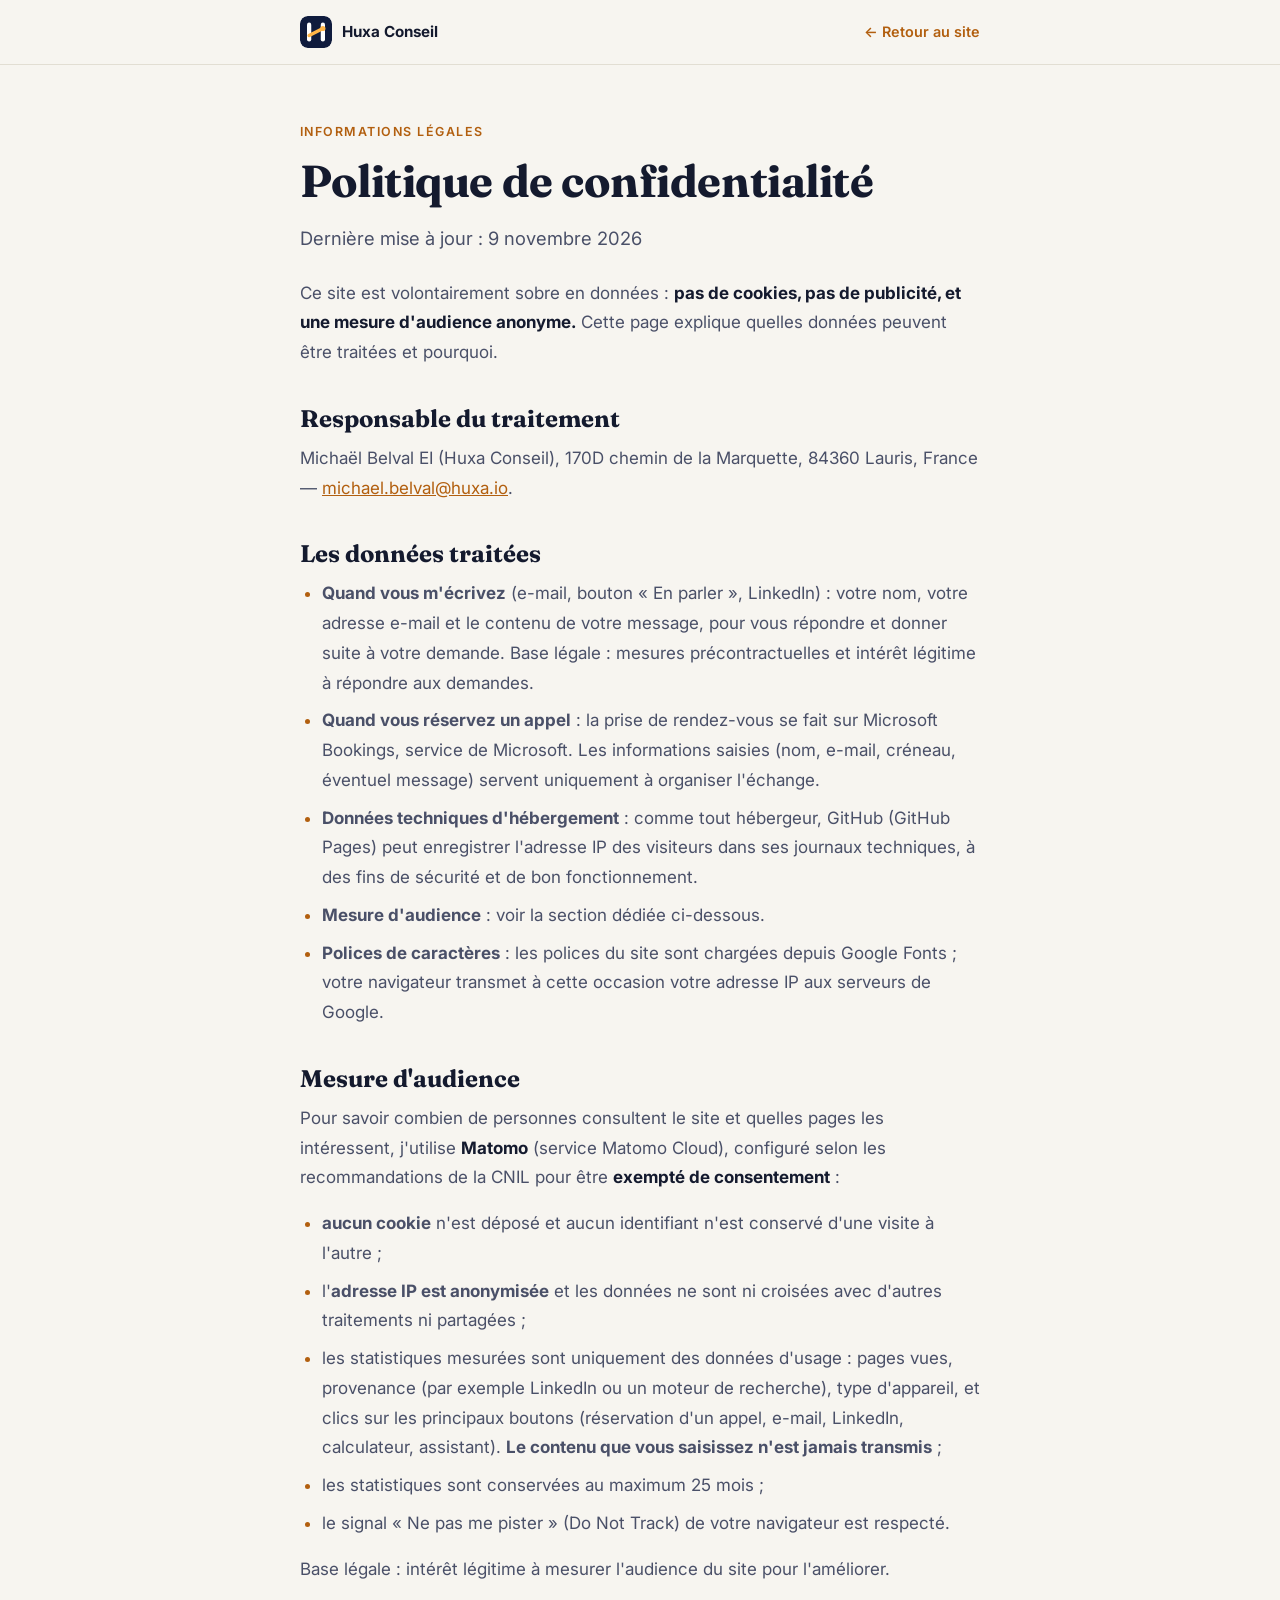
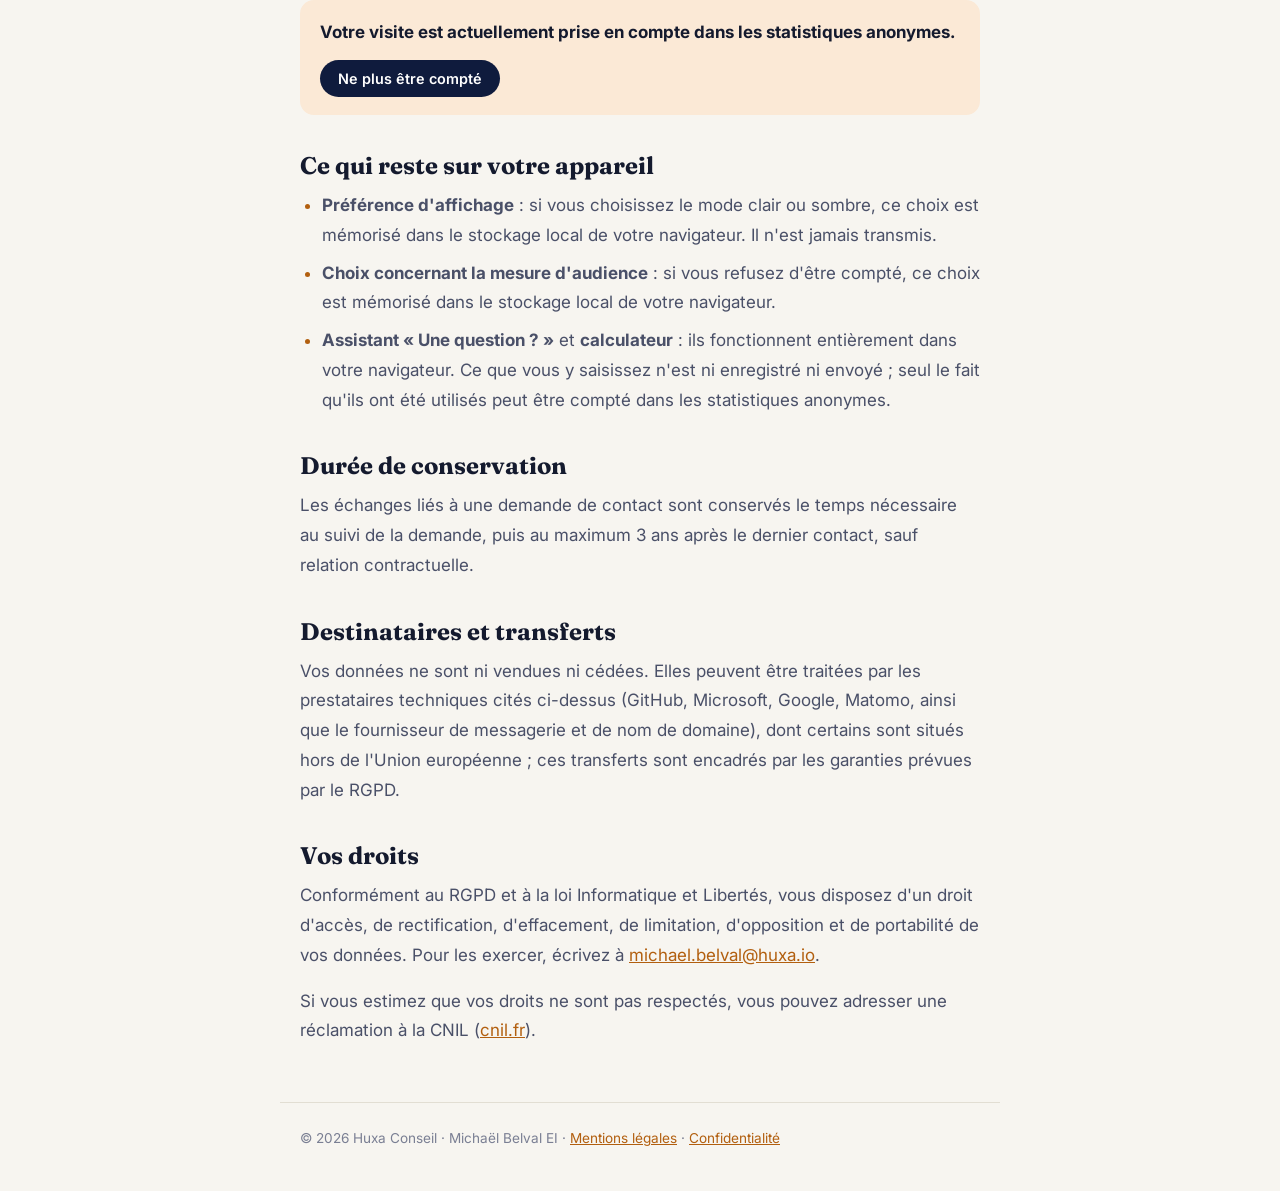
<file: confidentialite.html>
<!doctype html>
<html lang="fr">
<head>
<meta charset="utf-8">
<meta name="viewport" content="width=device-width, initial-scale=1">
<title>Politique de confidentialité — Huxa Conseil</title>
<meta name="description" content="Politique de confidentialité du site conseil.huxa.io — quelles données sont traitées et comment exercer vos droits.">
<link rel="canonical" href="https://conseil.huxa.io/confidentialite.html">
<meta name="robots" content="noindex, follow">
<link rel="icon" href="brand/huxa-icon.svg" type="image/svg+xml">
<link rel="icon" href="brand/favicon-32.png" sizes="32x32" type="image/png">
<link rel="apple-touch-icon" href="brand/apple-touch-icon.png">
<link rel="preconnect" href="https://fonts.googleapis.com">
<link rel="preconnect" href="https://fonts.gstatic.com" crossorigin>
<link href="https://fonts.googleapis.com/css2?family=Fraunces:opsz,wght@9..144,700&family=Inter:wght@400;500;600;700&display=swap" rel="stylesheet">
<link rel="stylesheet" href="notes/notes.css">
<style>dl{display:grid;grid-template-columns:max-content 1fr;gap:6px 20px;margin-bottom:16px;color:var(--ink-2)}dt{font-weight:600;color:var(--ink)}dd{margin:0}@media (max-width:600px){dl{grid-template-columns:1fr;gap:2px}dd{margin-bottom:10px}}.optout{background:var(--accent-soft);border-radius:14px;padding:18px 20px;margin:8px 0 16px}.optout p{color:var(--ink);margin-bottom:12px}.optout button{background:var(--navy);color:#fff;border:0;border-radius:999px;padding:10px 18px;font:600 .9rem Inter,sans-serif;cursor:pointer}</style>
<script>try{var t=localStorage.getItem('theme');if(t)document.documentElement.setAttribute('data-theme',t);}catch(e){}</script>
<script src="analytics.js"></script>
</head>
<body>
<header class="top"><div><a class="logo" href="./"><img src="brand/huxa-icon.svg" width="32" height="32" alt="">Huxa Conseil</a><a class="back" href="./">← Retour au site</a></div></header>
<main>
<article>
<div class="tag">Informations légales</div>
<h1>Politique de confidentialité</h1>
<p class="lede">Dernière mise à jour : 9 novembre 2026</p>
<p>Ce site est volontairement sobre en données : <strong>pas de cookies, pas de publicité, et une mesure d'audience anonyme.</strong> Cette page explique quelles données peuvent être traitées et pourquoi.</p>
<h2>Responsable du traitement</h2>
<p>Michaël Belval EI (Huxa Conseil), 170D chemin de la Marquette, 84360 Lauris, France — <a href="mailto:michael.belval@huxa.io">michael.belval@huxa.io</a>.</p>
<h2>Les données traitées</h2>
<ul>
<li><strong>Quand vous m'écrivez</strong> (e-mail, bouton « En parler », LinkedIn) : votre nom, votre adresse e-mail et le contenu de votre message, pour vous répondre et donner suite à votre demande. Base légale : mesures précontractuelles et intérêt légitime à répondre aux demandes.</li>
<li><strong>Quand vous réservez un appel</strong> : la prise de rendez-vous se fait sur Microsoft Bookings, service de Microsoft. Les informations saisies (nom, e-mail, créneau, éventuel message) servent uniquement à organiser l'échange.</li>
<li><strong>Données techniques d'hébergement</strong> : comme tout hébergeur, GitHub (GitHub Pages) peut enregistrer l'adresse IP des visiteurs dans ses journaux techniques, à des fins de sécurité et de bon fonctionnement.</li>
<li><strong>Mesure d'audience</strong> : voir la section dédiée ci-dessous.</li>
<li><strong>Polices de caractères</strong> : les polices du site sont chargées depuis Google Fonts ; votre navigateur transmet à cette occasion votre adresse IP aux serveurs de Google.</li>
</ul>
<h2 id="audience">Mesure d'audience</h2>
<p>Pour savoir combien de personnes consultent le site et quelles pages les intéressent, j'utilise <strong>Matomo</strong> (service Matomo Cloud), configuré selon les recommandations de la CNIL pour être <strong>exempté de consentement</strong>&nbsp;:</p>
<ul>
<li><strong>aucun cookie</strong> n'est déposé et aucun identifiant n'est conservé d'une visite à l'autre ;</li>
<li>l'<strong>adresse IP est anonymisée</strong> et les données ne sont ni croisées avec d'autres traitements ni partagées ;</li>
<li>les statistiques mesurées sont uniquement des données d'usage : pages vues, provenance (par exemple LinkedIn ou un moteur de recherche), type d'appareil, et clics sur les principaux boutons (réservation d'un appel, e-mail, LinkedIn, calculateur, assistant). <strong>Le contenu que vous saisissez n'est jamais transmis</strong> ;</li>
<li>les statistiques sont conservées au maximum 25 mois ;</li>
<li>le signal « Ne pas me pister » (Do Not Track) de votre navigateur est respecté.</li>
</ul>
<p>Base légale : intérêt légitime à mesurer l'audience du site pour l'améliorer.</p>
<div class="optout" id="optout">
<p id="optoutStatus"><strong>Votre visite est actuellement prise en compte dans les statistiques.</strong></p>
<button type="button" id="optoutBtn">Ne plus être compté</button>
</div>
<h2>Ce qui reste sur votre appareil</h2>
<ul>
<li><strong>Préférence d'affichage</strong> : si vous choisissez le mode clair ou sombre, ce choix est mémorisé dans le stockage local de votre navigateur. Il n'est jamais transmis.</li>
<li><strong>Choix concernant la mesure d'audience</strong> : si vous refusez d'être compté, ce choix est mémorisé dans le stockage local de votre navigateur.</li>
<li><strong>Assistant « Une question&nbsp;? »</strong> et <strong>calculateur</strong> : ils fonctionnent entièrement dans votre navigateur. Ce que vous y saisissez n'est ni enregistré ni envoyé ; seul le fait qu'ils ont été utilisés peut être compté dans les statistiques anonymes.</li>
</ul>
<h2>Durée de conservation</h2>
<p>Les échanges liés à une demande de contact sont conservés le temps nécessaire au suivi de la demande, puis au maximum 3 ans après le dernier contact, sauf relation contractuelle.</p>
<h2>Destinataires et transferts</h2>
<p>Vos données ne sont ni vendues ni cédées. Elles peuvent être traitées par les prestataires techniques cités ci-dessus (GitHub, Microsoft, Google, Matomo, ainsi que le fournisseur de messagerie et de nom de domaine), dont certains sont situés hors de l'Union européenne ; ces transferts sont encadrés par les garanties prévues par le RGPD.</p>
<h2>Vos droits</h2>
<p>Conformément au RGPD et à la loi Informatique et Libertés, vous disposez d'un droit d'accès, de rectification, d'effacement, de limitation, d'opposition et de portabilité de vos données. Pour les exercer, écrivez à <a href="mailto:michael.belval@huxa.io">michael.belval@huxa.io</a>.</p>
<p>Si vous estimez que vos droits ne sont pas respectés, vous pouvez adresser une réclamation à la CNIL (<a href="https://www.cnil.fr" rel="noopener">cnil.fr</a>).</p>
</article>
<script>
(function(){
  var st=document.getElementById('optoutStatus'),bt=document.getElementById('optoutBtn');
  function get(){try{return localStorage.getItem('huxa-no-track')==='1';}catch(e){return false;}}
  function render(){var o=get();
    st.innerHTML=o?'<strong>Vous avez choisi de ne pas être compté.</strong> Aucune statistique n\'est envoyée depuis ce navigateur.':'<strong>Votre visite est actuellement prise en compte dans les statistiques anonymes.</strong>';
    bt.textContent=o?'Être de nouveau compté':'Ne plus être compté';}
  bt.addEventListener('click',function(){try{if(get())localStorage.removeItem('huxa-no-track');else localStorage.setItem('huxa-no-track','1');}catch(e){}render();});
  render();
})();
</script>
</main>
<footer>© 2026 Huxa Conseil · Michaël Belval EI · <a href="mentions-legales.html">Mentions légales</a> · <a href="confidentialite.html">Confidentialité</a></footer>
</body>
</html>
</file>
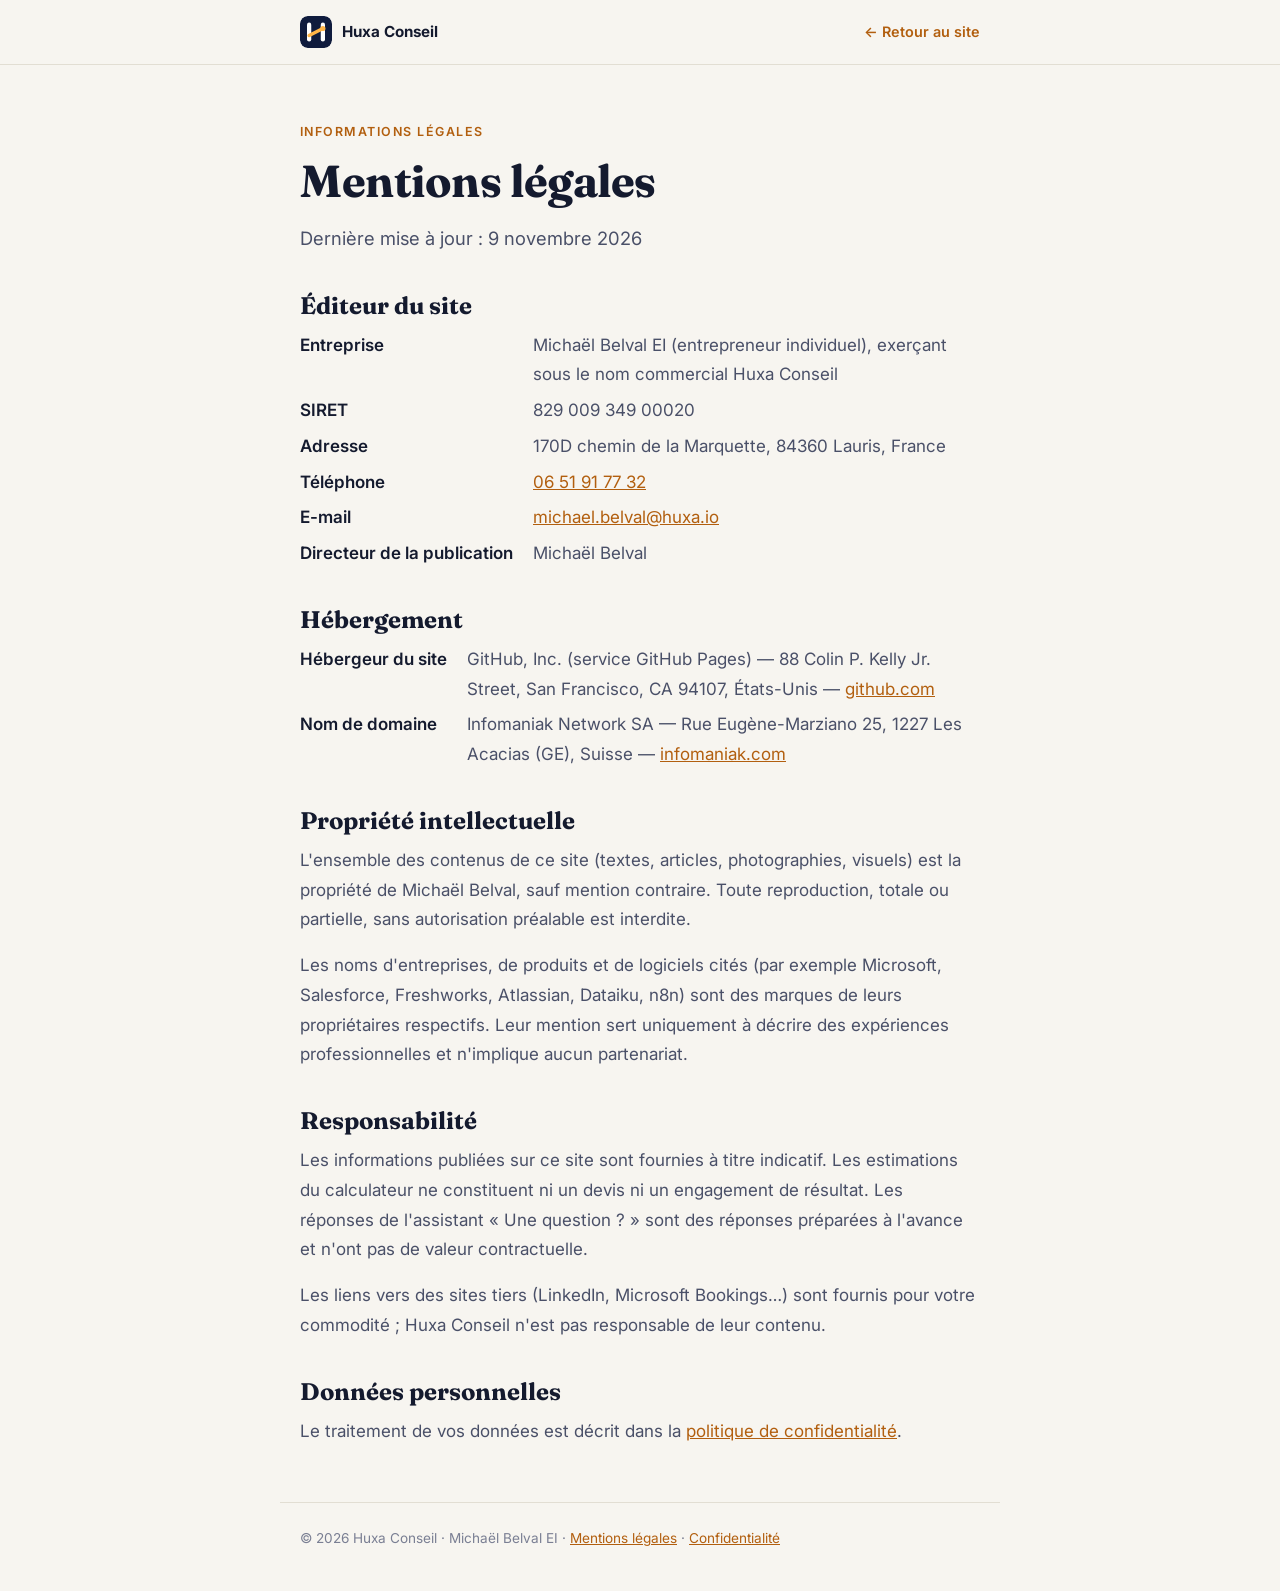
<file: mentions-legales.html>
<!doctype html>
<html lang="fr">
<head>
<meta charset="utf-8">
<meta name="viewport" content="width=device-width, initial-scale=1">
<title>Mentions légales — Huxa Conseil</title>
<meta name="description" content="Mentions légales du site conseil.huxa.io — Huxa Conseil, Michaël Belval EI.">
<link rel="canonical" href="https://conseil.huxa.io/mentions-legales.html">
<meta name="robots" content="noindex, follow">
<link rel="icon" href="brand/huxa-icon.svg" type="image/svg+xml">
<link rel="icon" href="brand/favicon-32.png" sizes="32x32" type="image/png">
<link rel="apple-touch-icon" href="brand/apple-touch-icon.png">
<link rel="preconnect" href="https://fonts.googleapis.com">
<link rel="preconnect" href="https://fonts.gstatic.com" crossorigin>
<link href="https://fonts.googleapis.com/css2?family=Fraunces:opsz,wght@9..144,700&family=Inter:wght@400;500;600;700&display=swap" rel="stylesheet">
<link rel="stylesheet" href="notes/notes.css">
<style>dl{display:grid;grid-template-columns:max-content 1fr;gap:6px 20px;margin-bottom:16px;color:var(--ink-2)}dt{font-weight:600;color:var(--ink)}dd{margin:0}@media (max-width:600px){dl{grid-template-columns:1fr;gap:2px}dd{margin-bottom:10px}}</style>
<script>try{var t=localStorage.getItem('theme');if(t)document.documentElement.setAttribute('data-theme',t);}catch(e){}</script>
<script src="analytics.js"></script>
</head>
<body>
<header class="top"><div><a class="logo" href="./"><img src="brand/huxa-icon.svg" width="32" height="32" alt="">Huxa Conseil</a><a class="back" href="./">← Retour au site</a></div></header>
<main>
<article>
<div class="tag">Informations légales</div>
<h1>Mentions légales</h1>
<p class="lede">Dernière mise à jour : 9 novembre 2026</p>
<h2>Éditeur du site</h2>
<dl>
<dt>Entreprise</dt><dd>Michaël Belval EI (entrepreneur individuel), exerçant sous le nom commercial Huxa Conseil</dd>
<dt>SIRET</dt><dd>829&nbsp;009&nbsp;349&nbsp;00020</dd>
<dt>Adresse</dt><dd>170D chemin de la Marquette, 84360 Lauris, France</dd>
<dt>Téléphone</dt><dd><a href="tel:+33651917732">06&nbsp;51&nbsp;91&nbsp;77&nbsp;32</a></dd>
<dt>E-mail</dt><dd><a href="mailto:michael.belval@huxa.io">michael.belval@huxa.io</a></dd>
<dt>Directeur de la publication</dt><dd>Michaël Belval</dd>
</dl>
<h2>Hébergement</h2>
<dl>
<dt>Hébergeur du site</dt><dd>GitHub, Inc. (service GitHub Pages) — 88 Colin P. Kelly Jr. Street, San Francisco, CA 94107, États-Unis — <a href="https://github.com" rel="noopener">github.com</a></dd>
<dt>Nom de domaine</dt><dd>Infomaniak Network SA — Rue Eugène-Marziano 25, 1227 Les Acacias (GE), Suisse — <a href="https://www.infomaniak.com" rel="noopener">infomaniak.com</a></dd>
</dl>
<h2>Propriété intellectuelle</h2>
<p>L'ensemble des contenus de ce site (textes, articles, photographies, visuels) est la propriété de Michaël Belval, sauf mention contraire. Toute reproduction, totale ou partielle, sans autorisation préalable est interdite.</p>
<p>Les noms d'entreprises, de produits et de logiciels cités (par exemple Microsoft, Salesforce, Freshworks, Atlassian, Dataiku, n8n) sont des marques de leurs propriétaires respectifs. Leur mention sert uniquement à décrire des expériences professionnelles et n'implique aucun partenariat.</p>
<h2>Responsabilité</h2>
<p>Les informations publiées sur ce site sont fournies à titre indicatif. Les estimations du calculateur ne constituent ni un devis ni un engagement de résultat. Les réponses de l'assistant « Une question&nbsp;? » sont des réponses préparées à l'avance et n'ont pas de valeur contractuelle.</p>
<p>Les liens vers des sites tiers (LinkedIn, Microsoft Bookings…) sont fournis pour votre commodité ; Huxa Conseil n'est pas responsable de leur contenu.</p>
<h2>Données personnelles</h2>
<p>Le traitement de vos données est décrit dans la <a href="confidentialite.html">politique de confidentialité</a>.</p>
</article>
</main>
<footer>© 2026 Huxa Conseil · Michaël Belval EI · <a href="mentions-legales.html">Mentions légales</a> · <a href="confidentialite.html">Confidentialité</a></footer>
</body>
</html>
</file>
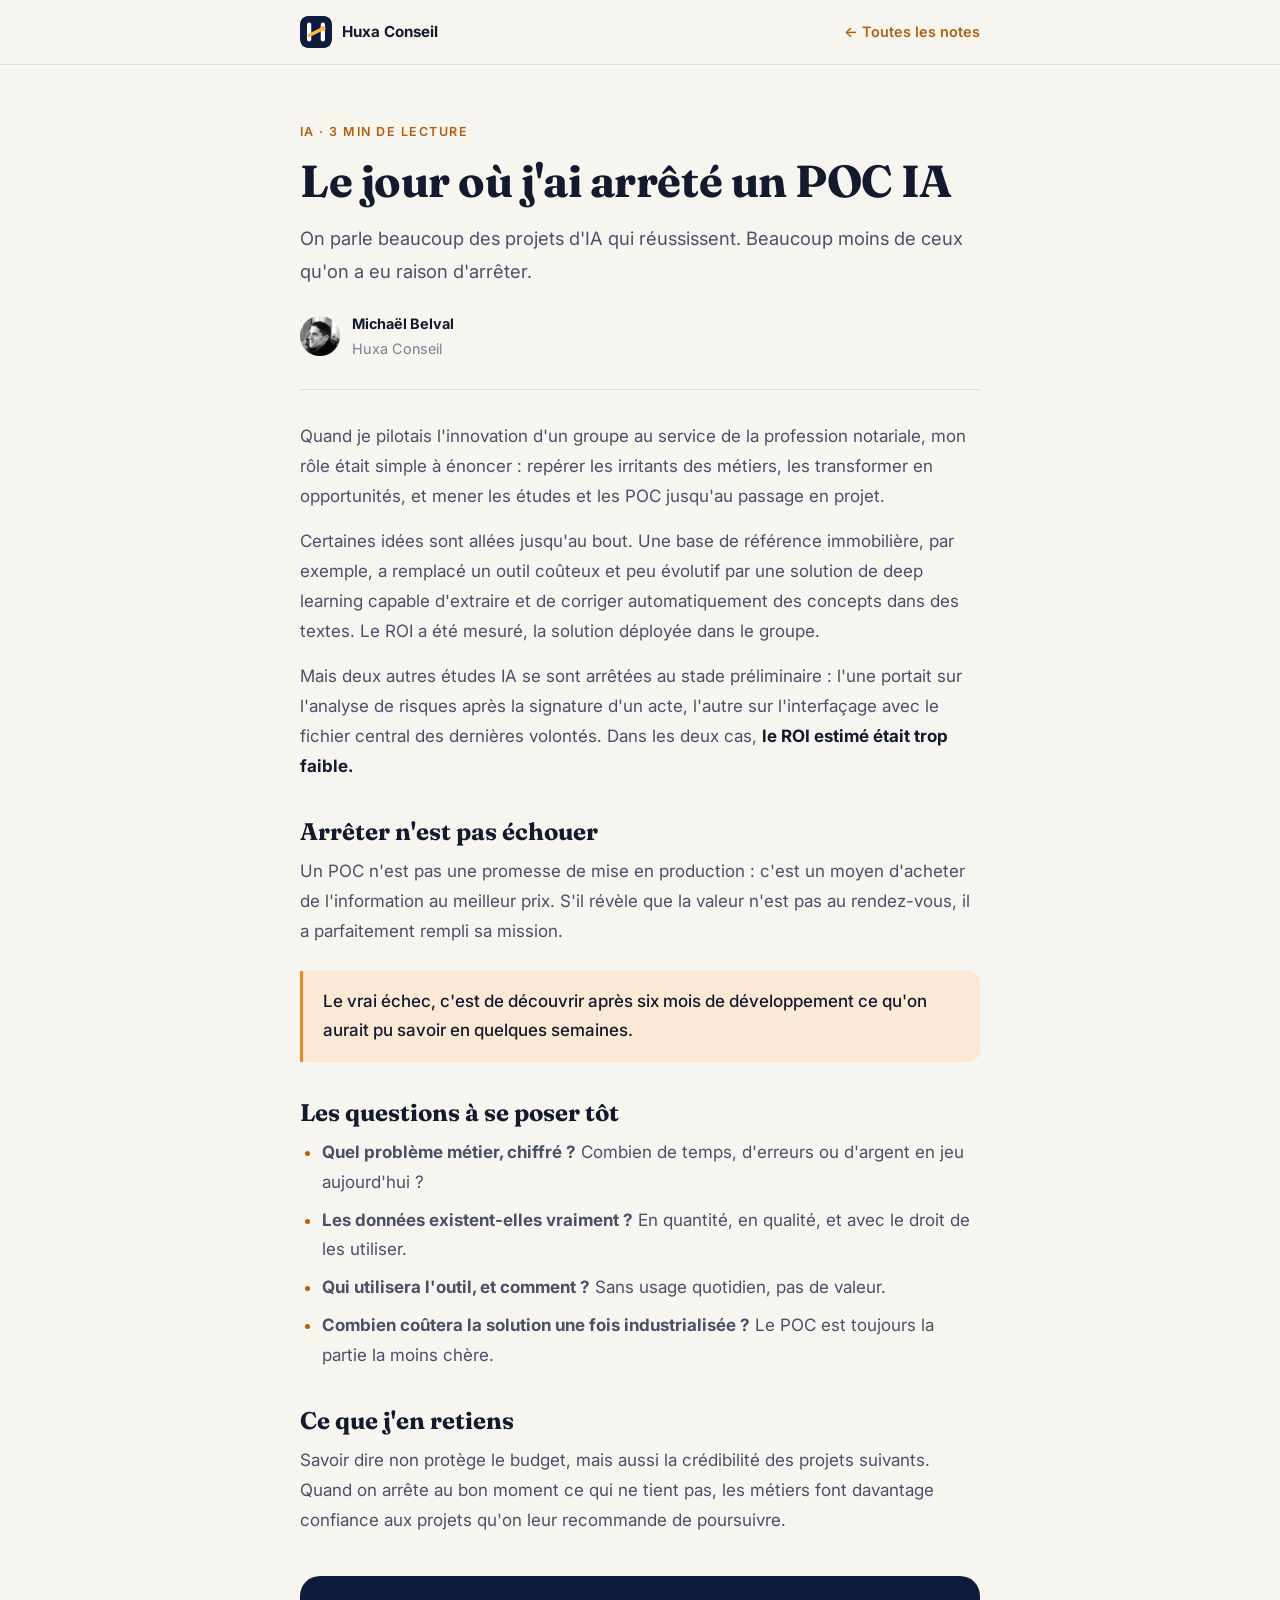
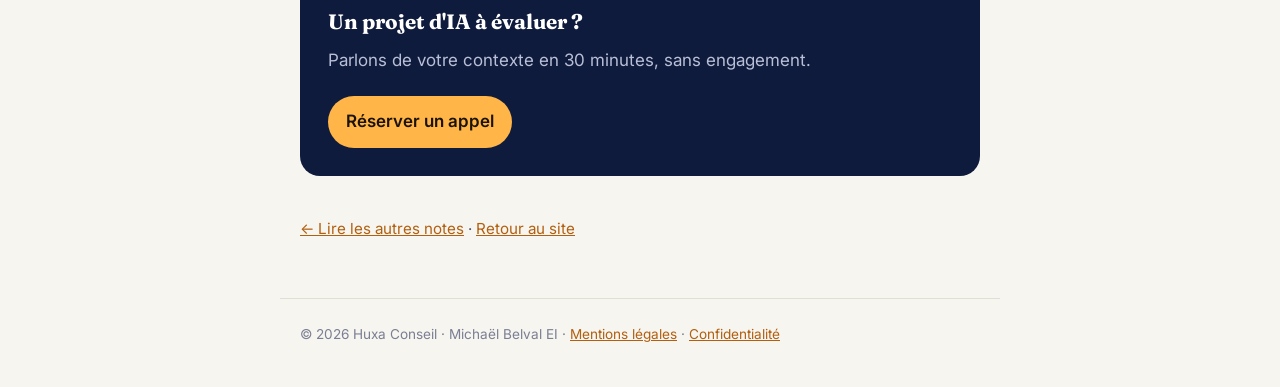
<file: notes/arreter-un-poc-ia.html>
<!doctype html>
<html lang="fr">
<head>
<meta charset="utf-8">
<meta name="viewport" content="width=device-width, initial-scale=1">
<title>Le jour où j'ai arrêté un POC IA — Huxa Conseil</title>
<meta name="description" content="Pourquoi savoir dire non à un projet d'IA est une compétence, pas un échec — retour d'expérience de Michaël Belval.">
<link rel="canonical" href="https://conseil.huxa.io/notes/arreter-un-poc-ia.html">
<meta property="og:type" content="article">
<meta property="og:title" content="Le jour où j'ai arrêté un POC IA">
<meta property="og:description" content="Pourquoi savoir dire non à un projet d'IA est une compétence, pas un échec — retour d'expérience de Michaël Belval.">
<meta property="og:url" content="https://conseil.huxa.io/notes/arreter-un-poc-ia.html">
<meta property="og:image" content="https://conseil.huxa.io/og-image.jpg">
<meta name="twitter:card" content="summary_large_image">
<meta name="author" content="Michaël Belval">
<link rel="icon" href="../brand/huxa-icon.svg" type="image/svg+xml">
<link rel="icon" href="../brand/favicon-32.png" sizes="32x32" type="image/png">
<link rel="apple-touch-icon" href="../brand/apple-touch-icon.png">
<link rel="preconnect" href="https://fonts.googleapis.com">
<link rel="preconnect" href="https://fonts.gstatic.com" crossorigin>
<link href="https://fonts.googleapis.com/css2?family=Fraunces:opsz,wght@9..144,700&family=Inter:wght@400;500;600;700&display=swap" rel="stylesheet">
<link rel="stylesheet" href="notes.css">
<script>try{var t=localStorage.getItem('theme');if(t)document.documentElement.setAttribute('data-theme',t);}catch(e){}</script>
<script src="../analytics.js"></script>
</head>
<body>
<header class="top"><div><a class="logo" href="../"><img src="../brand/huxa-icon.svg" width="32" height="32" alt="">Huxa Conseil</a><a class="back" href="../#notes">← Toutes les notes</a></div></header>
<main>
<article>
<div class="tag">IA · 3 min de lecture</div>
<h1>Le jour où j'ai arrêté un POC IA</h1>
<p class="lede">On parle beaucoup des projets d'IA qui réussissent. Beaucoup moins de ceux qu'on a eu raison d'arrêter.</p>
<div class="by"><img src="../photo.jpg" alt="" width="40" height="40"><div><b>Michaël Belval</b>Huxa Conseil</div></div>
<p>Quand je pilotais l'innovation d'un groupe au service de la profession notariale, mon rôle était simple à énoncer&nbsp;: repérer les irritants des métiers, les transformer en opportunités, et mener les études et les POC jusqu'au passage en projet.</p>
<p>Certaines idées sont allées jusqu'au bout. Une base de référence immobilière, par exemple, a remplacé un outil coûteux et peu évolutif par une solution de deep learning capable d'extraire et de corriger automatiquement des concepts dans des textes. Le ROI a été mesuré, la solution déployée dans le groupe.</p>
<p>Mais deux autres études IA se sont arrêtées au stade préliminaire&nbsp;: l'une portait sur l'analyse de risques après la signature d'un acte, l'autre sur l'interfaçage avec le fichier central des dernières volontés. Dans les deux cas, <strong>le ROI estimé était trop faible.</strong></p>
<h2>Arrêter n'est pas échouer</h2>
<p>Un POC n'est pas une promesse de mise en production&nbsp;: c'est un moyen d'acheter de l'information au meilleur prix. S'il révèle que la valeur n'est pas au rendez-vous, il a parfaitement rempli sa mission.</p>
<blockquote>Le vrai échec, c'est de découvrir après six mois de développement ce qu'on aurait pu savoir en quelques semaines.</blockquote>
<h2>Les questions à se poser tôt</h2>
<ul>
<li><strong>Quel problème métier, chiffré&nbsp;?</strong> Combien de temps, d'erreurs ou d'argent en jeu aujourd'hui&nbsp;?</li>
<li><strong>Les données existent-elles vraiment&nbsp;?</strong> En quantité, en qualité, et avec le droit de les utiliser.</li>
<li><strong>Qui utilisera l'outil, et comment&nbsp;?</strong> Sans usage quotidien, pas de valeur.</li>
<li><strong>Combien coûtera la solution une fois industrialisée&nbsp;?</strong> Le POC est toujours la partie la moins chère.</li>
</ul>
<h2>Ce que j'en retiens</h2>
<p>Savoir dire non protège le budget, mais aussi la crédibilité des projets suivants. Quand on arrête au bon moment ce qui ne tient pas, les métiers font davantage confiance aux projets qu'on leur recommande de poursuivre.</p>
<div class="cta"><b>Un projet d'IA à évaluer&nbsp;?</b><p>Parlons de votre contexte en 30 minutes, sans engagement.</p><a href="https://bookings.cloud.microsoft/bookwithme/user/a078e81a7920433cb3ad9487d0a54044@huxa.io/meetingtype/LyDhICp1G0Cq14pFqhDhfg2?anonymous&amp;ismsaljsauthenabled&amp;ep=mlink" target="_blank" rel="noopener">Réserver un appel</a></div>
<p class="more"><a href="../#notes">← Lire les autres notes</a> · <a href="../">Retour au site</a></p>
</article>
</main>
<footer>© 2026 Huxa Conseil · Michaël Belval EI · <a href="../mentions-legales.html">Mentions légales</a> · <a href="../confidentialite.html">Confidentialité</a></footer>
</body>
</html>
</file>
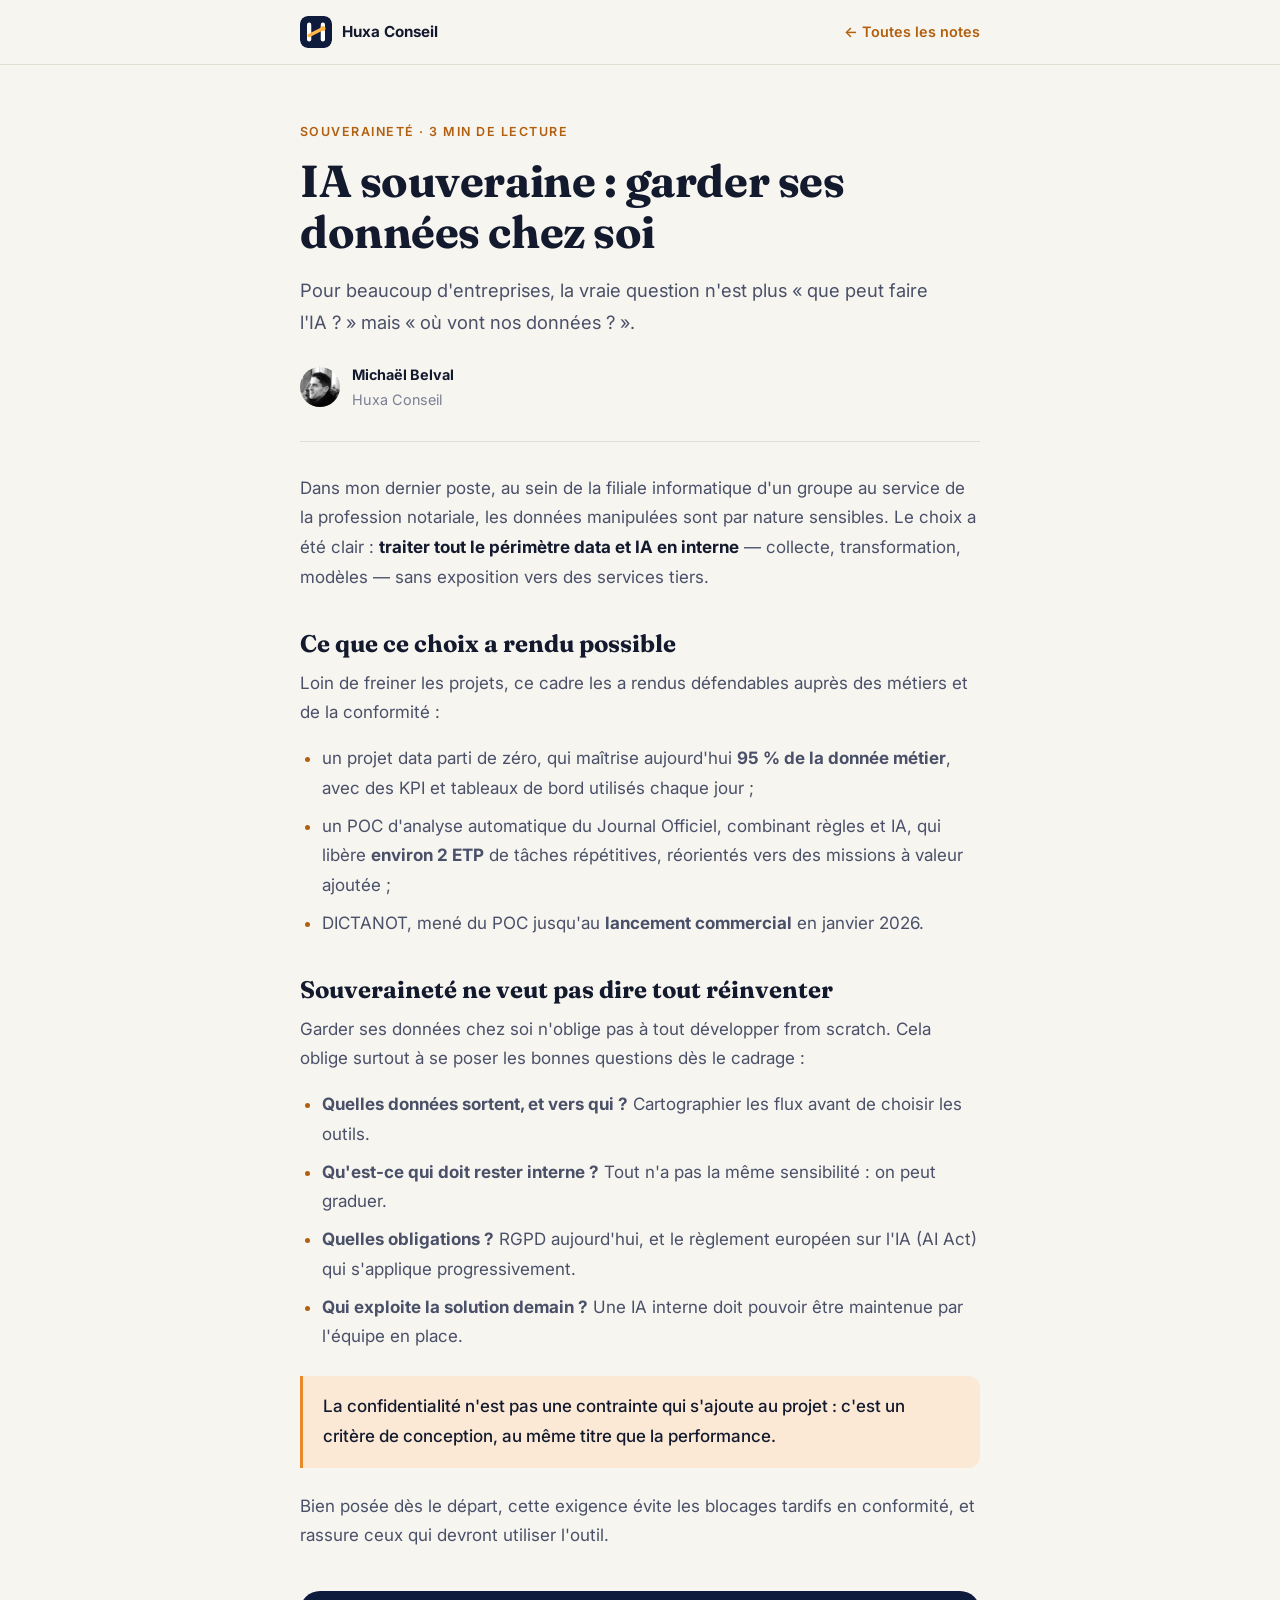
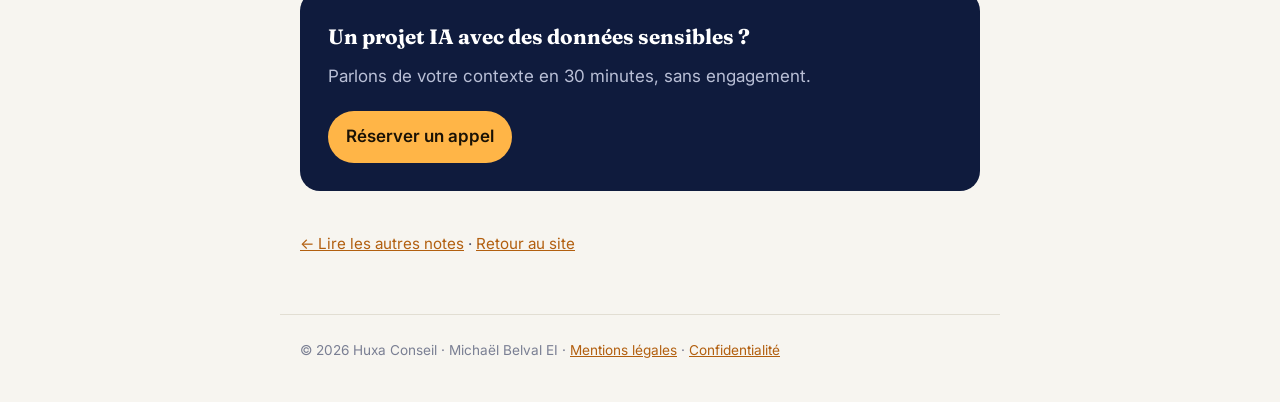
<file: notes/ia-souveraine.html>
<!doctype html>
<html lang="fr">
<head>
<meta charset="utf-8">
<meta name="viewport" content="width=device-width, initial-scale=1">
<title>IA souveraine : garder ses données chez soi — Huxa Conseil</title>
<meta name="description" content="Faire de l'IA sans exposer ses données à des services tiers : retour d'expérience de Michaël Belval sur un périmètre data et IA traité en interne.">
<link rel="canonical" href="https://conseil.huxa.io/notes/ia-souveraine.html">
<meta property="og:type" content="article">
<meta property="og:title" content="IA souveraine : garder ses données chez soi">
<meta property="og:description" content="Faire de l'IA sans exposer ses données à des services tiers : retour d'expérience de Michaël Belval sur un périmètre data et IA traité en interne.">
<meta property="og:url" content="https://conseil.huxa.io/notes/ia-souveraine.html">
<meta property="og:image" content="https://conseil.huxa.io/og-image.jpg">
<meta name="twitter:card" content="summary_large_image">
<meta name="author" content="Michaël Belval">
<link rel="icon" href="../brand/huxa-icon.svg" type="image/svg+xml">
<link rel="icon" href="../brand/favicon-32.png" sizes="32x32" type="image/png">
<link rel="apple-touch-icon" href="../brand/apple-touch-icon.png">
<link rel="preconnect" href="https://fonts.googleapis.com">
<link rel="preconnect" href="https://fonts.gstatic.com" crossorigin>
<link href="https://fonts.googleapis.com/css2?family=Fraunces:opsz,wght@9..144,700&family=Inter:wght@400;500;600;700&display=swap" rel="stylesheet">
<link rel="stylesheet" href="notes.css">
<script>try{var t=localStorage.getItem('theme');if(t)document.documentElement.setAttribute('data-theme',t);}catch(e){}</script>
<script src="../analytics.js"></script>
</head>
<body>
<header class="top"><div><a class="logo" href="../"><img src="../brand/huxa-icon.svg" width="32" height="32" alt="">Huxa Conseil</a><a class="back" href="../#notes">← Toutes les notes</a></div></header>
<main>
<article>
<div class="tag">Souveraineté · 3 min de lecture</div>
<h1>IA souveraine&nbsp;: garder ses données chez soi</h1>
<p class="lede">Pour beaucoup d'entreprises, la vraie question n'est plus «&nbsp;que peut faire l'IA&nbsp;?&nbsp;» mais «&nbsp;où vont nos données&nbsp;?&nbsp;».</p>
<div class="by"><img src="../photo.jpg" alt="" width="40" height="40"><div><b>Michaël Belval</b>Huxa Conseil</div></div>
<p>Dans mon dernier poste, au sein de la filiale informatique d'un groupe au service de la profession notariale, les données manipulées sont par nature sensibles. Le choix a été clair&nbsp;: <strong>traiter tout le périmètre data et IA en interne</strong> — collecte, transformation, modèles — sans exposition vers des services tiers.</p>
<h2>Ce que ce choix a rendu possible</h2>
<p>Loin de freiner les projets, ce cadre les a rendus défendables auprès des métiers et de la conformité&nbsp;:</p>
<ul>
<li>un projet data parti de zéro, qui maîtrise aujourd'hui <strong>95 % de la donnée métier</strong>, avec des KPI et tableaux de bord utilisés chaque jour&nbsp;;</li>
<li>un POC d'analyse automatique du Journal Officiel, combinant règles et IA, qui libère <strong>environ 2 ETP</strong> de tâches répétitives, réorientés vers des missions à valeur ajoutée&nbsp;;</li>
<li>DICTANOT, mené du POC jusqu'au <strong>lancement commercial</strong> en janvier 2026.</li>
</ul>
<h2>Souveraineté ne veut pas dire tout réinventer</h2>
<p>Garder ses données chez soi n'oblige pas à tout développer from scratch. Cela oblige surtout à se poser les bonnes questions dès le cadrage&nbsp;:</p>
<ul>
<li><strong>Quelles données sortent, et vers qui&nbsp;?</strong> Cartographier les flux avant de choisir les outils.</li>
<li><strong>Qu'est-ce qui doit rester interne&nbsp;?</strong> Tout n'a pas la même sensibilité&nbsp;: on peut graduer.</li>
<li><strong>Quelles obligations&nbsp;?</strong> RGPD aujourd'hui, et le règlement européen sur l'IA (AI Act) qui s'applique progressivement.</li>
<li><strong>Qui exploite la solution demain&nbsp;?</strong> Une IA interne doit pouvoir être maintenue par l'équipe en place.</li>
</ul>
<blockquote>La confidentialité n'est pas une contrainte qui s'ajoute au projet&nbsp;: c'est un critère de conception, au même titre que la performance.</blockquote>
<p>Bien posée dès le départ, cette exigence évite les blocages tardifs en conformité, et rassure ceux qui devront utiliser l'outil.</p>
<div class="cta"><b>Un projet IA avec des données sensibles&nbsp;?</b><p>Parlons de votre contexte en 30 minutes, sans engagement.</p><a href="https://bookings.cloud.microsoft/bookwithme/user/a078e81a7920433cb3ad9487d0a54044@huxa.io/meetingtype/LyDhICp1G0Cq14pFqhDhfg2?anonymous&amp;ismsaljsauthenabled&amp;ep=mlink" target="_blank" rel="noopener">Réserver un appel</a></div>
<p class="more"><a href="../#notes">← Lire les autres notes</a> · <a href="../">Retour au site</a></p>
</article>
</main>
<footer>© 2026 Huxa Conseil · Michaël Belval EI · <a href="../mentions-legales.html">Mentions légales</a> · <a href="../confidentialite.html">Confidentialité</a></footer>
</body>
</html>
</file>
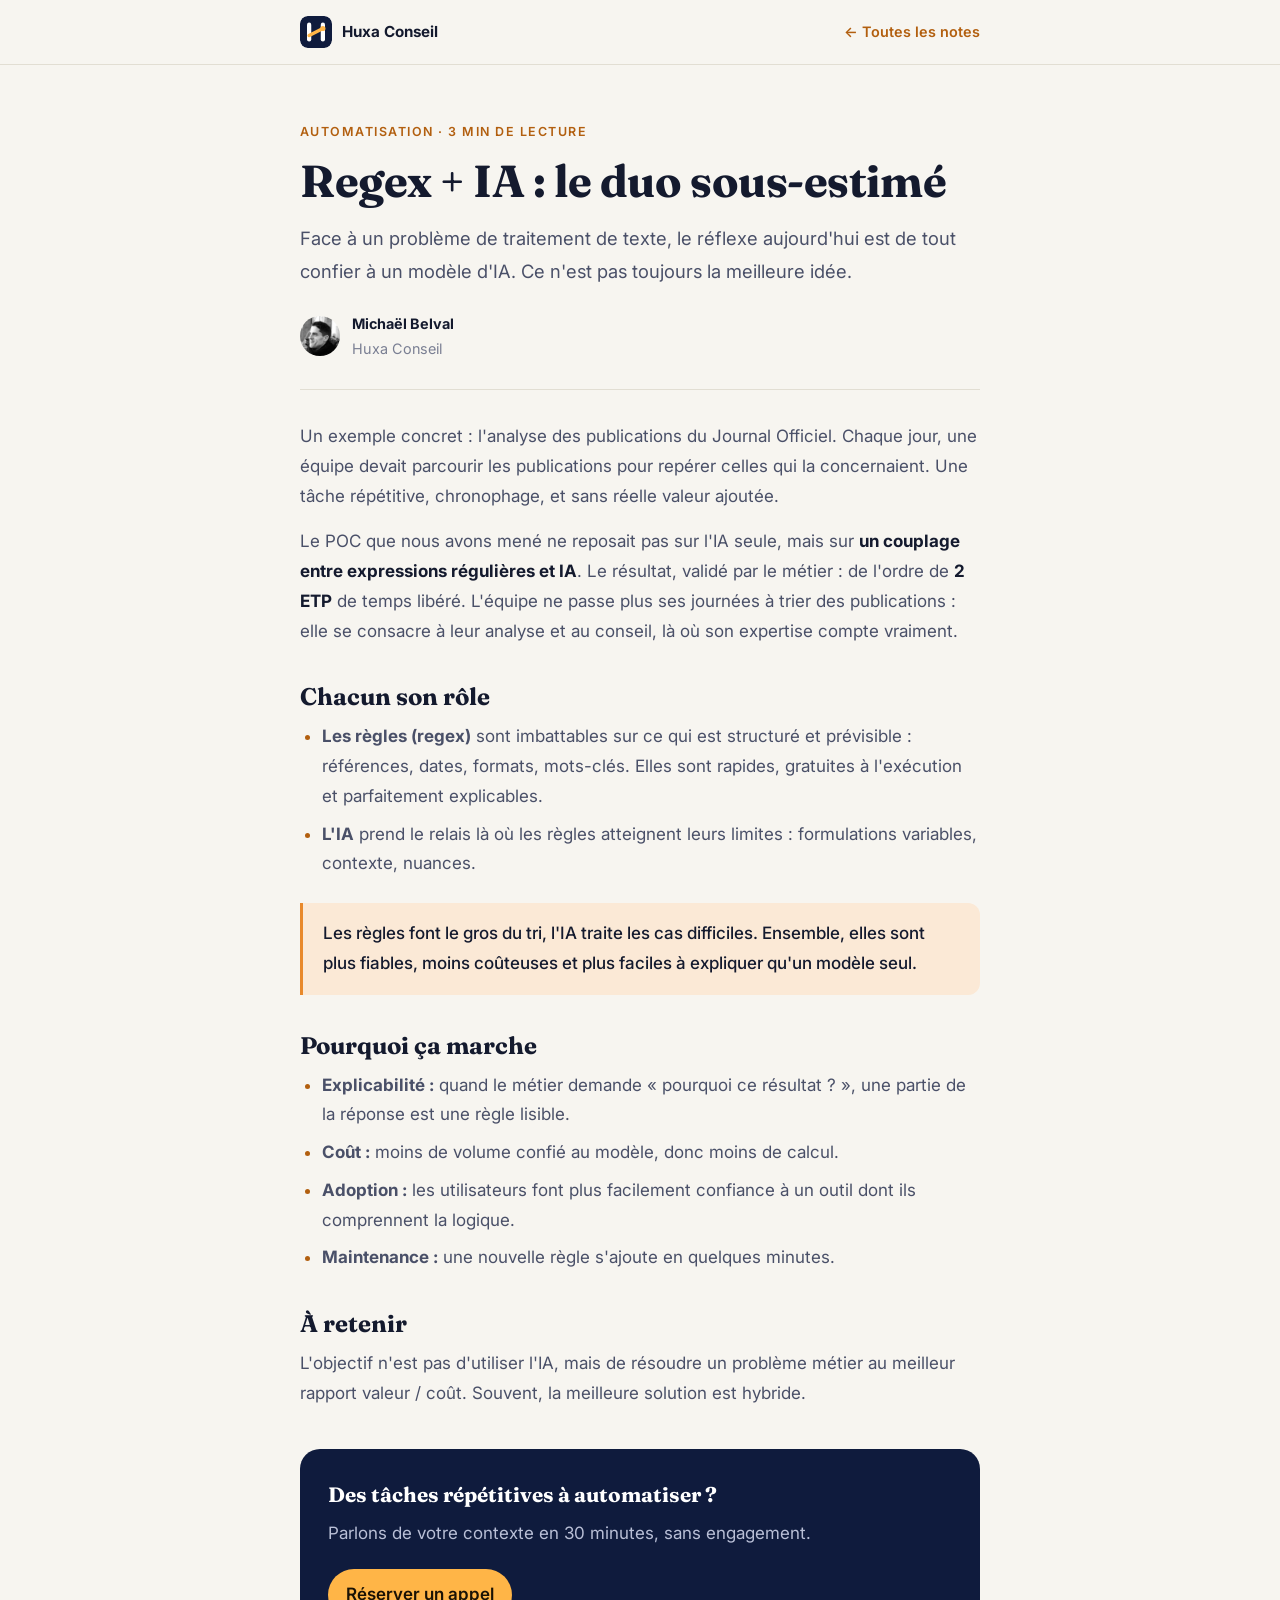
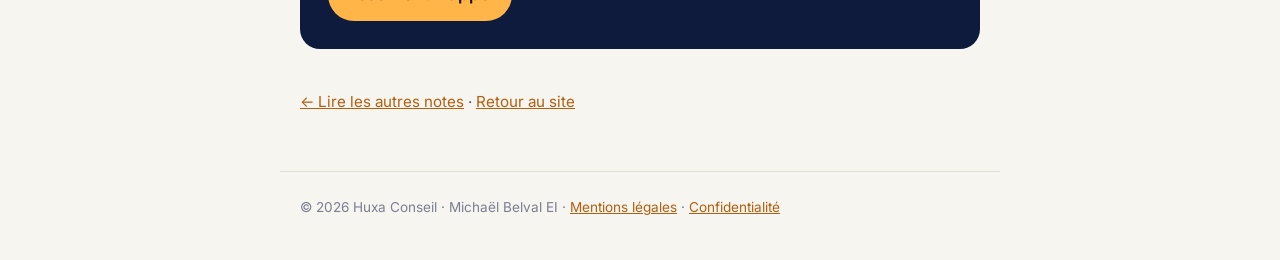
<file: notes/regex-et-ia.html>
<!doctype html>
<html lang="fr">
<head>
<meta charset="utf-8">
<meta name="viewport" content="width=device-width, initial-scale=1">
<title>Regex + IA : le duo sous-estimé — Huxa Conseil</title>
<meta name="description" content="Pourquoi combiner règles simples et IA donne souvent de meilleurs résultats que l'IA seule — retour d'expérience de Michaël Belval sur l'analyse du Journal Officiel.">
<link rel="canonical" href="https://conseil.huxa.io/notes/regex-et-ia.html">
<meta property="og:type" content="article">
<meta property="og:title" content="Regex + IA : le duo sous-estimé">
<meta property="og:description" content="Pourquoi combiner règles simples et IA donne souvent de meilleurs résultats que l'IA seule — retour d'expérience de Michaël Belval sur l'analyse du Journal Officiel.">
<meta property="og:url" content="https://conseil.huxa.io/notes/regex-et-ia.html">
<meta property="og:image" content="https://conseil.huxa.io/og-image.jpg">
<meta name="twitter:card" content="summary_large_image">
<meta name="author" content="Michaël Belval">
<link rel="icon" href="../brand/huxa-icon.svg" type="image/svg+xml">
<link rel="icon" href="../brand/favicon-32.png" sizes="32x32" type="image/png">
<link rel="apple-touch-icon" href="../brand/apple-touch-icon.png">
<link rel="preconnect" href="https://fonts.googleapis.com">
<link rel="preconnect" href="https://fonts.gstatic.com" crossorigin>
<link href="https://fonts.googleapis.com/css2?family=Fraunces:opsz,wght@9..144,700&family=Inter:wght@400;500;600;700&display=swap" rel="stylesheet">
<link rel="stylesheet" href="notes.css">
<script>try{var t=localStorage.getItem('theme');if(t)document.documentElement.setAttribute('data-theme',t);}catch(e){}</script>
<script src="../analytics.js"></script>
</head>
<body>
<header class="top"><div><a class="logo" href="../"><img src="../brand/huxa-icon.svg" width="32" height="32" alt="">Huxa Conseil</a><a class="back" href="../#notes">← Toutes les notes</a></div></header>
<main>
<article>
<div class="tag">Automatisation · 3 min de lecture</div>
<h1>Regex + IA&nbsp;: le duo sous-estimé</h1>
<p class="lede">Face à un problème de traitement de texte, le réflexe aujourd'hui est de tout confier à un modèle d'IA. Ce n'est pas toujours la meilleure idée.</p>
<div class="by"><img src="../photo.jpg" alt="" width="40" height="40"><div><b>Michaël Belval</b>Huxa Conseil</div></div>
<p>Un exemple concret&nbsp;: l'analyse des publications du Journal Officiel. Chaque jour, une équipe devait parcourir les publications pour repérer celles qui la concernaient. Une tâche répétitive, chronophage, et sans réelle valeur ajoutée.</p>
<p>Le POC que nous avons mené ne reposait pas sur l'IA seule, mais sur <strong>un couplage entre expressions régulières et IA</strong>. Le résultat, validé par le métier&nbsp;: de l'ordre de <strong>2 ETP</strong> de temps libéré. L'équipe ne passe plus ses journées à trier des publications&nbsp;: elle se consacre à leur analyse et au conseil, là où son expertise compte vraiment.</p>
<h2>Chacun son rôle</h2>
<ul>
<li><strong>Les règles (regex)</strong> sont imbattables sur ce qui est structuré et prévisible&nbsp;: références, dates, formats, mots-clés. Elles sont rapides, gratuites à l'exécution et parfaitement explicables.</li>
<li><strong>L'IA</strong> prend le relais là où les règles atteignent leurs limites&nbsp;: formulations variables, contexte, nuances.</li>
</ul>
<blockquote>Les règles font le gros du tri, l'IA traite les cas difficiles. Ensemble, elles sont plus fiables, moins coûteuses et plus faciles à expliquer qu'un modèle seul.</blockquote>
<h2>Pourquoi ça marche</h2>
<ul>
<li><strong>Explicabilité&nbsp;:</strong> quand le métier demande «&nbsp;pourquoi ce résultat&nbsp;?&nbsp;», une partie de la réponse est une règle lisible.</li>
<li><strong>Coût&nbsp;:</strong> moins de volume confié au modèle, donc moins de calcul.</li>
<li><strong>Adoption&nbsp;:</strong> les utilisateurs font plus facilement confiance à un outil dont ils comprennent la logique.</li>
<li><strong>Maintenance&nbsp;:</strong> une nouvelle règle s'ajoute en quelques minutes.</li>
</ul>
<h2>À retenir</h2>
<p>L'objectif n'est pas d'utiliser l'IA, mais de résoudre un problème métier au meilleur rapport valeur / coût. Souvent, la meilleure solution est hybride.</p>
<div class="cta"><b>Des tâches répétitives à automatiser&nbsp;?</b><p>Parlons de votre contexte en 30 minutes, sans engagement.</p><a href="https://bookings.cloud.microsoft/bookwithme/user/a078e81a7920433cb3ad9487d0a54044@huxa.io/meetingtype/LyDhICp1G0Cq14pFqhDhfg2?anonymous&amp;ismsaljsauthenabled&amp;ep=mlink" target="_blank" rel="noopener">Réserver un appel</a></div>
<p class="more"><a href="../#notes">← Lire les autres notes</a> · <a href="../">Retour au site</a></p>
</article>
</main>
<footer>© 2026 Huxa Conseil · Michaël Belval EI · <a href="../mentions-legales.html">Mentions légales</a> · <a href="../confidentialite.html">Confidentialité</a></footer>
</body>
</html>
</file>
<file: styles.css>
:root{
  --bg:#f7f5f0; --surface:#ffffff; --surface-2:#efece4;
  --ink:#141a2e; --ink-2:#4a5068; --ink-3:#7a7f93;
  --navy:#0f1b3d; --accent:#e8892b; --accent-ink:#b25f0f; --accent-soft:#fbe9d6;
  --green-soft:#e3f0e6; --blue-soft:#e3eaf6;
  --line:#e2ded3; --shadow:0 1px 2px rgba(20,26,46,.05),0 8px 24px rgba(20,26,46,.06);
  --radius:16px; --maxw:1120px;
}
@media (prefers-color-scheme: dark){
  :root:not([data-theme="light"]){
    --bg:#0c1122; --surface:#141a30; --surface-2:#1b2240;
    --ink:#eef0f7; --ink-2:#b4b9cc; --ink-3:#8389a0;
    --navy:#070b18; --accent:#ffb547; --accent-ink:#ffc46e; --accent-soft:#3a2a14;
    --green-soft:#16302a; --blue-soft:#1a2648;
    --line:#262e4d; --shadow:0 1px 2px rgba(0,0,0,.3),0 8px 24px rgba(0,0,0,.25);
  }
}
:root[data-theme="dark"]{
  --bg:#0c1122; --surface:#141a30; --surface-2:#1b2240;
  --ink:#eef0f7; --ink-2:#b4b9cc; --ink-3:#8389a0;
  --navy:#070b18; --accent:#ffb547; --accent-ink:#ffc46e; --accent-soft:#3a2a14;
  --green-soft:#16302a; --blue-soft:#1a2648;
  --line:#262e4d; --shadow:0 1px 2px rgba(0,0,0,.3),0 8px 24px rgba(0,0,0,.25);
}
*{box-sizing:border-box;margin:0;padding:0}
html{scroll-behavior:smooth;scroll-padding-top:80px}
body{background:var(--bg);color:var(--ink);font:16px/1.6 Inter,system-ui,-apple-system,Segoe UI,Roboto,sans-serif;-webkit-font-smoothing:antialiased;overflow-x:hidden}
a{color:inherit}
img,svg{display:block}
.wrap{max-width:var(--maxw);margin:0 auto;padding:0 24px}
h1,h2,h3{font-family:Fraunces,Georgia,serif;font-weight:700;line-height:1.15;letter-spacing:-.01em}
.eyebrow{font-size:.78rem;font-weight:600;letter-spacing:.14em;text-transform:uppercase;color:var(--accent-ink)}
section{padding:96px 0}
.section-head{max-width:720px;margin-bottom:48px}
.section-head h2{font-size:clamp(1.9rem,4vw,2.6rem);margin:10px 0 14px}
.section-head p{color:var(--ink-2);font-size:1.05rem}

/* NAV */
.nav{position:sticky;top:0;z-index:50;background:color-mix(in srgb,var(--bg) 82%,transparent);backdrop-filter:blur(12px);-webkit-backdrop-filter:blur(12px);border-bottom:1px solid transparent;transition:border-color .2s}
.nav.scrolled{border-bottom-color:var(--line)}
.nav .wrap{display:flex;align-items:center;justify-content:space-between;height:68px}
.logo{display:flex;align-items:center;gap:10px;text-decoration:none;font-weight:700}
.logo .mark{width:34px;height:34px;border-radius:9px;flex:0 0 auto;box-shadow:0 0 0 1px var(--line)}
.nav ul{display:flex;gap:28px;list-style:none;align-items:center}
.nav ul a{text-decoration:none;color:var(--ink-2);font-size:.93rem;font-weight:500}
.nav ul a:hover{color:var(--ink)}
.nav ul a.btn-primary,.nav ul a.btn-primary:hover{color:#1a1205}
.btn{display:inline-flex;align-items:center;gap:8px;padding:12px 20px;border-radius:999px;font-weight:600;font-size:.95rem;text-decoration:none;border:1px solid transparent;transition:transform .15s,background .15s,border-color .15s;cursor:pointer}
.btn:hover{transform:translateY(-1px)}
.btn-primary{background:var(--accent);color:#1a1205}
.btn-ghost{border-color:var(--line);background:var(--surface);color:var(--ink)}
.btn-ghost:hover{border-color:var(--ink-3)}
.nav .btn{padding:9px 16px;font-size:.88rem}
.theme-toggle{background:none;border:1px solid var(--line);width:38px;height:38px;border-radius:50%;display:grid;place-items:center;color:var(--ink-2);cursor:pointer}
.menu-toggle{display:none;background:none;border:0;color:var(--ink);cursor:pointer;padding:6px}

/* HERO */
.hero{padding:72px 0 88px;position:relative}
.hero-grid{display:grid;grid-template-columns:1.35fr 1fr;gap:56px;align-items:center}
.status{display:inline-flex;align-items:center;gap:8px;background:var(--green-soft);color:var(--ink);padding:6px 14px;border-radius:999px;font-size:.85rem;font-weight:500;margin-bottom:24px}
.status i{width:8px;height:8px;border-radius:50%;background:#2fa36b;box-shadow:0 0 0 4px rgba(47,163,107,.2)}
.hero h1{font-size:clamp(2.5rem,6vw,4.3rem);margin-bottom:20px}
.hero h1 em{font-style:normal;color:var(--accent-ink)}
.hero .lead{font-size:1.15rem;color:var(--ink-2);max-width:580px;margin-bottom:32px}
.hero-ctas{display:flex;gap:12px;flex-wrap:wrap}
.hero-meta{display:flex;flex-wrap:wrap;gap:8px 22px;margin-top:32px;color:var(--ink-3);font-size:.9rem}
.hero-meta span{display:inline-flex;align-items:center;gap:6px}
.hero-card{background:var(--navy);color:#e9ecf6;border-radius:24px;padding:32px;box-shadow:var(--shadow);position:relative;overflow:hidden}
.hero-card::before{content:"";position:absolute;width:260px;height:260px;right:-90px;top:-90px;border-radius:50%;background:radial-gradient(circle,rgba(255,181,71,.35),transparent 70%)}
.who{display:flex;align-items:center;gap:16px;margin-bottom:26px;position:relative}
.avatar{width:84px;height:84px;border-radius:50%;flex:0 0 auto;position:relative;background:linear-gradient(135deg,#ffb547,#e8892b);display:grid;place-items:center;font:700 1.6rem Fraunces,serif;color:#1a1205;box-shadow:0 0 0 4px rgba(255,255,255,.08)}
.avatar img{position:absolute;inset:0;width:100%;height:100%;border-radius:50%;object-fit:cover}
.who strong{display:block;color:#fff;font-size:1.1rem}
.who span{color:#b9bfd6;font-size:.88rem}
.hero-card h3{font-family:Inter,sans-serif;font-size:.78rem;letter-spacing:.14em;text-transform:uppercase;color:#ffb547;font-weight:600;margin-bottom:20px}
.arc{display:flex;flex-direction:column;gap:18px;position:relative}
.arc-step{display:grid;grid-template-columns:56px 1fr;gap:14px;align-items:start}
.arc-step b{font-family:Fraunces,serif;font-size:1.3rem;color:#fff;line-height:1.2}
.arc-step p{font-size:.92rem;color:#b9bfd6;line-height:1.5}
.arc-step strong{color:#fff;font-weight:600;display:block;font-size:.98rem}

/* STATS */
.stats{background:var(--surface);border-top:1px solid var(--line);border-bottom:1px solid var(--line);padding:44px 0}
.stats-grid{display:grid;grid-template-columns:repeat(5,1fr);gap:24px}
.stat .num{font-family:Fraunces,serif;font-size:clamp(2rem,4vw,2.7rem);font-weight:700;color:var(--ink);line-height:1}
.stat .num small{font-size:.55em;color:var(--accent-ink)}
.stat .lbl{color:var(--ink-2);font-size:.9rem;margin-top:8px;line-height:1.4}

/* PROJECTS */
.filters{display:flex;gap:8px;flex-wrap:wrap;margin-bottom:28px}
.chip{border:1px solid var(--line);background:var(--surface);color:var(--ink-2);padding:8px 16px;border-radius:999px;font:500 .88rem Inter,sans-serif;cursor:pointer}
.chip[aria-pressed="true"]{background:var(--ink);color:var(--bg);border-color:var(--ink)}
.projects{display:grid;grid-template-columns:repeat(3,1fr);gap:20px}
.project{background:var(--surface);border:1px solid var(--line);border-radius:var(--radius);padding:26px;display:flex;flex-direction:column;gap:12px;transition:transform .2s,box-shadow .2s}
.project:hover{transform:translateY(-3px);box-shadow:var(--shadow)}
.project.hidden{display:none}
.project .tags{display:flex;gap:6px;flex-wrap:wrap}
.tag{font-size:.72rem;font-weight:600;padding:4px 10px;border-radius:999px;background:var(--surface-2);color:var(--ink-2);letter-spacing:.02em}
.tag.ia{background:var(--accent-soft);color:var(--accent-ink)}
.tag.data{background:var(--green-soft)}
.tag.si{background:var(--blue-soft)}
.project h3{font-size:1.25rem}
.project p{color:var(--ink-2);font-size:.95rem;flex:1}
.project .impact{border-top:1px dashed var(--line);padding-top:12px;font-size:.88rem;font-weight:600;color:var(--ink);display:flex;gap:8px}
.project .impact::before{content:"→";color:var(--accent-ink)}
.project .ctx{font-size:.8rem;color:var(--ink-3)}
.project.feature{grid-column:span 2;background:linear-gradient(135deg,var(--surface),var(--accent-soft))}

/* OFFRES */
.offers{display:grid;grid-template-columns:repeat(2,1fr);gap:20px}
.offer{background:var(--surface);border:1px solid var(--line);border-radius:20px;padding:28px;display:flex;flex-direction:column;gap:14px;position:relative;transition:transform .2s,box-shadow .2s}
.offer:hover{transform:translateY(-3px);box-shadow:var(--shadow)}
.offer .num{font:700 .8rem Inter,sans-serif;letter-spacing:.12em;color:var(--accent-ink)}
.offer h3{font-size:1.45rem}
.offer .pitch{color:var(--ink-2)}
.offer .meta{display:flex;gap:8px;flex-wrap:wrap}
.offer .meta span{font-size:.78rem;font-weight:600;padding:4px 10px;border-radius:999px;background:var(--surface-2);color:var(--ink-2)}
.offer ul{list-style:none;display:flex;flex-direction:column;gap:7px;font-size:.93rem;color:var(--ink-2)}
.offer li{padding-left:24px;position:relative}
.offer li::before{content:"✓";position:absolute;left:0;color:var(--accent-ink);font-weight:700}
.offer .proof{margin-top:auto;border-top:1px dashed var(--line);padding-top:14px;font-size:.88rem;color:var(--ink-2)}
.offer .proof b{color:var(--ink)}
.offer .btn{align-self:flex-start}
.offers-note{margin-top:18px;font-size:.85rem;color:var(--ink-3)}

/* METHODE */
.method{position:relative;display:grid;grid-template-columns:repeat(4,1fr);gap:20px;counter-reset:step}
.method::before{content:"";position:absolute;left:12%;right:12%;top:31px;height:2px;background:var(--line)}
.method::after{content:"";position:absolute;left:12%;top:31px;height:2px;width:0;background:var(--accent);transition:width 1.6s cubic-bezier(.2,.7,.2,1) .2s}
.method.in::after{width:76%}
.step{position:relative;text-align:center;padding:0 6px}
.step .dot{width:64px;height:64px;margin:0 auto 18px;border-radius:50%;background:var(--surface);border:2px solid var(--line);display:grid;place-items:center;color:var(--accent-ink);position:relative;z-index:1;transition:border-color .4s,background .4s,transform .4s}
.method.in .step .dot{border-color:var(--accent);background:var(--accent-soft)}
.method.in .step:nth-child(1) .dot{transition-delay:.2s}.method.in .step:nth-child(2) .dot{transition-delay:.6s}.method.in .step:nth-child(3) .dot{transition-delay:1s}.method.in .step:nth-child(4) .dot{transition-delay:1.4s}
.step .k{font:700 .75rem Inter,sans-serif;letter-spacing:.14em;color:var(--ink-3);text-transform:uppercase}
.step h3{font-size:1.35rem;margin:4px 0 8px}
.step p{color:var(--ink-2);font-size:.93rem}
.step .ex{margin-top:12px;font-size:.84rem;color:var(--ink-2);background:var(--surface);border:1px dashed var(--line);border-radius:12px;padding:10px 12px;text-align:left}
.step .ex b{color:var(--ink)}

/* CALCULATEUR */
.calc{background:var(--surface);border-top:1px solid var(--line);border-bottom:1px solid var(--line)}
.calc-box{display:grid;grid-template-columns:1.1fr 1fr;gap:28px;align-items:stretch}
.calc-in{background:var(--bg);border:1px solid var(--line);border-radius:22px;padding:28px;display:flex;flex-direction:column;gap:22px}
.field label{display:flex;justify-content:space-between;gap:12px;font-weight:600;font-size:.95rem;margin-bottom:10px}
.field label output{font-family:Fraunces,serif;font-size:1.15rem;color:var(--accent-ink);white-space:nowrap}
.field small{display:block;color:var(--ink-3);font-size:.8rem;margin-top:6px}
input[type=range]{-webkit-appearance:none;appearance:none;width:100%;height:6px;border-radius:99px;background:linear-gradient(90deg,var(--accent) var(--pct,50%),var(--surface-2) var(--pct,50%));outline-offset:6px;cursor:pointer}
input[type=range]::-webkit-slider-thumb{-webkit-appearance:none;width:22px;height:22px;border-radius:50%;background:var(--surface);border:3px solid var(--accent);box-shadow:var(--shadow)}
input[type=range]::-moz-range-thumb{width:18px;height:18px;border-radius:50%;background:var(--surface);border:3px solid var(--accent)}
.calc-out{background:var(--navy);color:#e9ecf6;border-radius:22px;padding:32px;display:flex;flex-direction:column;gap:18px;position:relative;overflow:hidden}
.calc-out::before{content:"";position:absolute;width:300px;height:300px;right:-120px;top:-120px;border-radius:50%;background:radial-gradient(circle,rgba(255,181,71,.3),transparent 70%)}
.calc-out .eyebrow{color:#ffb547}
.big{font-family:Fraunces,serif;font-size:clamp(2.6rem,6vw,3.6rem);font-weight:700;color:#fff;line-height:1}
.big small{font-size:.4em;color:#ffb547;margin-left:6px}
.calc-sub{display:grid;grid-template-columns:1fr 1fr;gap:12px}
.calc-sub div{background:rgba(255,255,255,.06);border:1px solid rgba(255,255,255,.1);border-radius:14px;padding:14px}
.calc-sub b{display:block;font-family:Fraunces,serif;font-size:1.6rem;color:#fff}
.calc-sub span{font-size:.85rem;color:#b9bfd6}
.calc-out .calc-note{font-size:.8rem;color:#8f96b3;margin-top:auto}
.calc-out .btn{align-self:flex-start;position:relative}

/* EXPERTISE */
.expertise{background:var(--surface)}
.exp-grid{display:grid;grid-template-columns:repeat(4,1fr);gap:20px}
.exp{border:1px solid var(--line);border-radius:var(--radius);padding:24px;background:var(--bg)}
.exp .ico{width:44px;height:44px;border-radius:12px;background:var(--navy);color:#ffb547;display:grid;place-items:center;margin-bottom:16px}
.exp h3{font-family:Inter,sans-serif;font-size:1.02rem;font-weight:700;margin-bottom:8px}
.exp p{color:var(--ink-2);font-size:.9rem}
.skills{display:grid;grid-template-columns:1fr 1fr;gap:48px;margin-top:56px}
.skill{margin-bottom:18px}
.skill-top{display:flex;justify-content:space-between;font-size:.93rem;font-weight:500;margin-bottom:8px}
.skill-top span:last-child{color:var(--ink-3);font-size:.82rem}
.bar{height:6px;border-radius:99px;background:var(--surface-2);overflow:hidden}
.bar i{display:block;height:100%;background:var(--accent);border-radius:99px;width:0;transition:width 1.1s cubic-bezier(.2,.7,.2,1)}
.stack h3{font-family:Inter,sans-serif;font-size:1rem;font-weight:700;margin-bottom:16px}
.stack-list{display:flex;flex-wrap:wrap;gap:8px}
.stack-list span{border:1px solid var(--line);background:var(--bg);padding:7px 13px;border-radius:10px;font-size:.88rem;color:var(--ink-2)}

/* TIMELINE */
.timeline{position:relative;padding-left:32px}
.timeline::before{content:"";position:absolute;left:7px;top:8px;bottom:8px;width:2px;background:var(--line)}
.era{font-size:.78rem;font-weight:600;letter-spacing:.14em;text-transform:uppercase;color:var(--ink-3);margin:40px 0 16px -32px;padding-left:32px;position:relative}
.era:first-child{margin-top:0}
.job{position:relative;background:var(--surface);border:1px solid var(--line);border-radius:var(--radius);margin-bottom:14px;overflow:hidden}
.job::before{content:"";position:absolute;left:-31px;top:26px;width:14px;height:14px;border-radius:50%;background:var(--bg);border:3px solid var(--accent)}
.job.past::before{border-color:var(--ink-3)}
.job summary{list-style:none;cursor:pointer;padding:20px 24px;display:grid;grid-template-columns:1fr auto;gap:4px 16px;align-items:start}
.job summary::-webkit-details-marker{display:none}
.job .role{font-weight:700;font-size:1.05rem}
.job .co{color:var(--ink-2);font-size:.92rem;grid-column:1}
.job .date{font-size:.8rem;font-weight:600;background:var(--surface-2);color:var(--ink-2);padding:4px 10px;border-radius:8px;white-space:nowrap;grid-row:1;grid-column:2}
.job .chev{grid-column:2;justify-self:end;color:var(--ink-3);transition:transform .2s}
.job[open] .chev{transform:rotate(180deg)}
.job .body{padding:0 24px 22px;color:var(--ink-2);font-size:.94rem}
.job .body ul{padding-left:18px;margin-top:8px}
.job .body li{margin-bottom:6px}
.job .body li::marker{color:var(--accent-ink)}
.job .tech{margin-top:12px;font-size:.84rem;color:var(--ink-3)}
.job .tech b{color:var(--ink-2)}

/* FORMATION */
.edu-grid{display:grid;grid-template-columns:repeat(3,1fr);gap:20px}
.edu{background:var(--surface);border:1px solid var(--line);border-radius:var(--radius);padding:24px}
.edu .yr{font-family:Fraunces,serif;font-size:1.5rem;color:var(--accent-ink);font-weight:700}
.edu h3{font-family:Inter,sans-serif;font-size:1rem;margin:6px 0 4px}
.edu p{color:var(--ink-2);font-size:.9rem}
.extras{display:flex;gap:40px;flex-wrap:wrap;margin-top:32px;color:var(--ink-2);font-size:.95rem}
.extras b{color:var(--ink);display:block;font-size:.78rem;letter-spacing:.12em;text-transform:uppercase;margin-bottom:4px}

/* HORS BUREAU */
.life{display:grid;grid-template-columns:320px 1fr;gap:40px;align-items:center;margin-top:56px;background:var(--surface);border:1px solid var(--line);border-radius:24px;padding:28px}
.life img{width:100%;height:380px;object-fit:cover;object-position:60% 40%;border-radius:18px;filter:grayscale(1) contrast(1.05)}
.life h3{font-size:1.7rem;margin:8px 0 12px}
.life p{color:var(--ink-2);margin-bottom:20px}
.hobbies{display:flex;flex-wrap:wrap;gap:10px}
.hobbies span{display:inline-flex;align-items:center;gap:8px;padding:10px 16px;border-radius:14px;background:var(--bg);border:1px solid var(--line);font-weight:600;font-size:.93rem;transition:transform .2s}
.hobbies span:hover{transform:translateY(-2px) rotate(-1deg)}

/* RECOMMANDATIONS */
.quotes{position:relative;max-width:820px;margin:0 auto;text-align:center}
.quote{display:none}.quote.on{display:block;animation:swap .5s ease}
.quote blockquote{font-family:Fraunces,serif;font-size:clamp(1.3rem,3vw,1.8rem);line-height:1.35;margin-bottom:20px}
.quote cite{font-style:normal;color:var(--ink-2)}
.quote cite b{color:var(--ink)}
.qdots{display:flex;gap:8px;justify-content:center;margin-top:24px}
.qdots button{width:10px;height:10px;border-radius:50%;border:0;background:var(--line);cursor:pointer;padding:0}
.qdots button[aria-current="true"]{background:var(--accent);width:28px;border-radius:99px}

/* FAQ */
.faq{max-width:820px}
.faq details{border-bottom:1px solid var(--line)}
.faq summary{list-style:none;cursor:pointer;padding:20px 40px 20px 0;font-weight:600;font-size:1.05rem;position:relative}
.faq summary::-webkit-details-marker{display:none}
.faq summary::after{content:"+";position:absolute;right:4px;top:50%;transform:translateY(-50%);font-size:1.5rem;font-weight:400;color:var(--accent-ink);transition:transform .2s}
.faq details[open] summary::after{transform:translateY(-50%) rotate(45deg)}
.faq details p{color:var(--ink-2);padding:0 40px 22px 0}

/* NOTES */
.notes{display:grid;grid-template-columns:repeat(3,1fr);gap:20px}
.note{background:var(--surface);border:1px solid var(--line);border-radius:20px;padding:26px;text-decoration:none;display:flex;flex-direction:column;gap:10px;transition:transform .2s,box-shadow .2s}
.note:hover{transform:translateY(-3px);box-shadow:var(--shadow)}
.note .t{font-size:.78rem;font-weight:600;color:var(--accent-ink);letter-spacing:.06em;text-transform:uppercase}
.note h3{font-size:1.3rem}
.note p{color:var(--ink-2);font-size:.93rem;flex:1}
.note .more{font-weight:600;font-size:.9rem}

/* ASSISTANT */
.bot-btn{position:fixed;right:20px;bottom:20px;z-index:60;display:flex;align-items:center;gap:8px;background:var(--navy);color:#fff;border:0;border-radius:999px;padding:13px 18px;font:600 .92rem Inter,sans-serif;cursor:pointer;box-shadow:0 10px 30px rgba(0,0,0,.25);transition:transform .2s}
.bot-btn:hover{transform:translateY(-2px)}
.bot-btn i{width:9px;height:9px;border-radius:50%;background:#2fa36b;box-shadow:0 0 0 3px rgba(47,163,107,.3)}
.bot{position:fixed;right:20px;bottom:84px;z-index:61;width:min(380px,calc(100vw - 32px));max-height:min(560px,calc(100vh - 120px));background:var(--surface);border:1px solid var(--line);border-radius:20px;box-shadow:0 20px 50px rgba(0,0,0,.25);display:flex;flex-direction:column;overflow:hidden}
.bot[hidden]{display:none}
.bot header{background:var(--navy);color:#fff;padding:16px 18px;display:flex;align-items:center;gap:12px}
.bot header img{width:38px;height:38px;border-radius:50%;object-fit:cover}
.bot header b{display:block;font-size:.95rem}
.bot header span{font-size:.78rem;color:#b9bfd6}
.bot header button{margin-left:auto;background:none;border:0;color:#fff;font-size:1.4rem;cursor:pointer;line-height:1}
.bot header,.bot .sugg,.bot form{flex-shrink:0}
.bot .log{flex:1;min-height:120px;overflow-y:auto;padding:16px;display:flex;flex-direction:column;gap:10px}
.msg{max-width:88%;padding:10px 14px;border-radius:16px;font-size:.9rem;line-height:1.5}
.msg.b{background:var(--bg);border:1px solid var(--line);border-bottom-left-radius:4px;align-self:flex-start}
.msg.u{background:var(--accent);color:#1a1205;border-bottom-right-radius:4px;align-self:flex-end}
.msg a{color:var(--accent-ink);font-weight:600}
.sugg{display:flex;flex-wrap:nowrap;overflow-x:auto;scrollbar-width:thin;gap:6px;padding:4px 16px 12px}
.sugg button{flex:0 0 auto;white-space:nowrap;border:1px solid var(--line);background:var(--bg);color:var(--ink);border-radius:999px;padding:6px 12px;font:500 .8rem Inter,sans-serif;cursor:pointer}
.sugg button:hover{border-color:var(--accent)}
.bot form{display:flex;gap:8px;padding:12px;border-top:1px solid var(--line)}
.bot input{flex:1;border:1px solid var(--line);background:var(--bg);color:var(--ink);border-radius:12px;padding:10px 12px;font:inherit;font-size:16px;min-width:0}
.bot form button{border:0;background:var(--accent);color:#1a1205;border-radius:12px;padding:0 14px;font-weight:700;cursor:pointer}

/* SPOTLIGHT + HERO GLOW */
@media (hover:hover) and (pointer:fine){
  .project,.offer,.exp,.note,.edu{background-image:radial-gradient(400px circle at var(--mx,-999px) var(--my,-999px),color-mix(in srgb,var(--accent) 12%,transparent),transparent 60%)}
}
.hero{overflow:hidden;isolation:isolate}
.hero::before,.hero::after{content:"";position:absolute;border-radius:50%;filter:blur(70px);opacity:.45;z-index:-1;pointer-events:none}
.hero::before{width:420px;height:420px;background:var(--accent-soft);left:-120px;top:-80px;animation:float1 18s ease-in-out infinite alternate}
.hero::after{width:360px;height:360px;background:var(--blue-soft);right:-80px;bottom:-120px;animation:float2 22s ease-in-out infinite alternate}
@keyframes float1{to{transform:translate(160px,90px) scale(1.15)}}
@keyframes float2{to{transform:translate(-140px,-60px) scale(1.2)}}
.hero .wrap{position:relative;z-index:1}

/* CONTACT */
.contact{background:var(--navy);color:#e9ecf6;border-radius:28px;padding:64px 48px;position:relative;overflow:hidden;text-align:center}
.contact::after{content:"";position:absolute;width:420px;height:420px;left:50%;bottom:-260px;transform:translateX(-50%);border-radius:50%;background:radial-gradient(circle,rgba(255,181,71,.3),transparent 70%)}
.contact h2{font-size:clamp(1.9rem,4.5vw,2.8rem);color:#fff;max-width:720px;margin:12px auto 16px}
.contact p{color:#b9bfd6;max-width:560px;margin:0 auto 32px}
.contact .eyebrow{color:#ffb547}
.contact .btn-ghost{background:transparent;color:#fff;border-color:rgba(255,255,255,.25)}
.contact .hero-ctas{justify-content:center;position:relative;z-index:1}
.contact .btn-light{background:#fff;color:#1a1205}
footer{padding:40px 0 96px;color:var(--ink-3);font-size:.85rem}
footer .wrap{display:flex;justify-content:space-between;gap:16px;flex-wrap:wrap}

/* ROTATOR */
.rot{display:flex;align-items:center;gap:10px;flex-wrap:wrap;font-weight:600;font-size:1.05rem;margin:-6px 0 22px;color:var(--ink-2)}
.rot .word{color:var(--ink);background:var(--accent-soft);padding:4px 12px;border-radius:10px;min-height:1.9em;display:inline-flex;align-items:center}
.rot .caret{display:inline-block;width:2px;height:1.1em;background:var(--accent-ink);margin-left:3px;animation:blink 1s steps(1) infinite}
@keyframes blink{50%{opacity:0}}

/* TOPICS */
.topics{background:var(--surface);border-bottom:1px solid var(--line)}
.topic-tabs{position:relative;display:flex;gap:10px;flex-wrap:wrap;margin-bottom:24px}
.topic-tab{position:relative;overflow:hidden;border:1px solid var(--line);background:var(--bg);color:var(--ink);padding:12px 18px;border-radius:14px;font:600 .93rem Inter,sans-serif;cursor:pointer;display:flex;align-items:center;gap:8px;transition:border-color .2s,background .2s}
.topic-tab:hover{border-color:var(--ink-3)}
.topic-tab[aria-selected="true"]{background:var(--ink);color:var(--bg);border-color:var(--ink)}
.topic-tab .hot{font-size:.68rem;font-weight:700;letter-spacing:.06em;text-transform:uppercase;background:var(--accent);color:#1a1205;padding:2px 7px;border-radius:6px}
.topic-tab .prog{position:absolute;left:0;bottom:0;height:3px;width:0;background:var(--accent)}
.topic-tab[aria-selected="true"] .prog.run{animation:prog var(--cycle,7s) linear forwards}
@keyframes prog{to{width:100%}}
.topic-panel{display:grid;grid-template-columns:1.1fr 1fr;gap:28px;background:var(--bg);border:1px solid var(--line);border-radius:22px;padding:32px}
.topic-panel.swap{animation:swap .45s ease}
@keyframes swap{from{opacity:0;transform:translateY(8px)}to{opacity:1;transform:none}}
.topic-panel h3{font-size:clamp(1.5rem,3vw,2rem);margin:8px 0 12px}
.topic-panel .why{color:var(--ink-2);margin-bottom:20px}
.topic-panel .why b{color:var(--ink)}
.topic-kpi{display:flex;align-items:baseline;gap:12px;padding:16px 20px;border-radius:14px;background:var(--accent-soft);margin-bottom:20px}
.topic-kpi .v{white-space:nowrap;font-family:Fraunces,serif;font-size:2.4rem;font-weight:700;line-height:1;color:var(--accent-ink)}
.topic-kpi .l{font-size:.9rem;color:var(--ink);font-weight:500}
.proofs{list-style:none;display:flex;flex-direction:column;gap:10px}
.proofs li{background:var(--surface);border:1px solid var(--line);border-radius:12px;padding:14px 16px;font-size:.92rem;color:var(--ink-2)}
.proofs li b{display:block;color:var(--ink);font-size:.97rem;margin-bottom:2px}
.kw{display:flex;flex-wrap:wrap;gap:6px;margin-bottom:22px}
.kw span{font-size:.78rem;font-weight:600;padding:4px 10px;border-radius:999px;border:1px solid var(--line);color:var(--ink-2);background:var(--surface)}
.project.lit{animation:lit 1.6s ease}
@keyframes lit{0%,40%{box-shadow:0 0 0 3px var(--accent)}100%{box-shadow:0 0 0 0 transparent}}

/* MARQUEE */
.marquee{overflow:hidden;border-top:1px solid var(--line);background:var(--navy);color:#cfd4e6;padding:14px 0;white-space:nowrap;-webkit-mask-image:linear-gradient(90deg,transparent,#000 8%,#000 92%,transparent);mask-image:linear-gradient(90deg,transparent,#000 8%,#000 92%,transparent)}
.marquee .track{display:inline-flex;gap:36px;animation:marq 40s linear infinite;padding-left:36px}
.marquee:hover .track{animation-play-state:paused}
.marquee span{font-weight:600;font-size:.92rem;display:inline-flex;align-items:center;gap:36px}
.marquee span::after{content:"✦";color:#ffb547;font-size:.7rem}
@keyframes marq{to{transform:translateX(-50%)}}

/* REVEAL */
.reveal{opacity:0;transform:translateY(16px);transition:opacity .6s,transform .6s}
.reveal.in{opacity:1;transform:none}
@media (prefers-reduced-motion:reduce){.reveal{opacity:1;transform:none;transition:none}.bar i{transition:none}html{scroll-behavior:auto}.marquee .track,.rot .caret,.topic-panel.swap,.project.lit,.hero::before,.hero::after,.quote.on{animation:none}.method::after,.step .dot{transition:none}.topic-tab .prog{display:none}}

/* RESPONSIVE */
@media (max-width:960px){
  .hero-grid{grid-template-columns:1fr}
  .stats-grid{grid-template-columns:repeat(3,1fr)}
  .projects{grid-template-columns:1fr 1fr}
  .exp-grid{grid-template-columns:1fr 1fr}
  .skills{grid-template-columns:1fr;gap:32px}
  .topic-panel{grid-template-columns:1fr}
  .offers{grid-template-columns:1fr}
  .edu-grid{grid-template-columns:1fr 1fr}
  .calc-box{grid-template-columns:1fr}
  .method{grid-template-columns:1fr 1fr;row-gap:36px}
  .method::before,.method::after{display:none}
  .notes{grid-template-columns:1fr}
  .life{grid-template-columns:1fr}
  .life img{height:320px}
}
@media (max-width:1100px){
  .nav ul{display:none;position:absolute;top:68px;left:0;right:0;flex-direction:column;align-items:stretch;gap:0;background:var(--bg);border-bottom:1px solid var(--line);padding:8px 24px 16px}
  .nav ul.open{display:flex}
  .nav ul li a{display:block;padding:12px 0}
  .nav ul .btn{justify-content:center;margin-top:8px}
  .menu-toggle{display:block}
}
@media (max-width:760px){
  .wrap{padding:0 16px}
  section{padding:64px 0}
  .nav ul{padding:8px 16px 16px}
  .hero{padding:40px 0 56px}
  .method{grid-template-columns:1fr}
  .calc-in,.calc-out{padding:22px}
  .life{padding:18px;gap:24px}
  .bot-btn{right:16px;bottom:calc(16px + env(safe-area-inset-bottom,0px))}
  .bot-btn[aria-expanded="true"]{display:none}
  .bot{left:0;right:0;bottom:0;width:100%;max-height:85vh;max-height:85dvh;border-radius:20px 20px 0 0;border-left:0;border-right:0;border-bottom:0;box-shadow:0 -10px 40px rgba(0,0,0,.25)}
  .bot header{padding:14px 16px}
  .bot header button{font-size:1.7rem;padding:4px 8px;margin-right:-6px}
  .bot .log{padding:14px 14px 8px}
  .msg{max-width:92%;font-size:.95rem}
  .sugg{padding:4px 14px 10px}
  .sugg button{padding:8px 12px;font-size:.85rem}
  .bot form{padding:10px 12px calc(10px + env(safe-area-inset-bottom,0px))}
  .bot form button{min-width:48px}
  body.bot-open{overflow:hidden}
  .stats-grid{grid-template-columns:1fr 1fr}
  .projects,.exp-grid,.edu-grid{grid-template-columns:1fr}
  .project.feature{grid-column:auto}
  .contact{padding:48px 22px;border-radius:20px}
  .topic-panel{padding:22px}
  .topic-tabs{flex-wrap:nowrap;overflow-x:auto;scrollbar-width:none;margin:0 -16px 20px;padding:2px 16px}
  .topic-tabs::-webkit-scrollbar{display:none}
  .topic-tab{flex:0 0 auto;padding:10px 14px;font-size:.88rem}
  .job summary{grid-template-columns:1fr auto;padding:18px}
  .job .body{padding:0 18px 18px}
  .timeline{padding-left:24px}
  .job::before{left:-23px}
  .timeline::before{left:3px}
  .era{margin-left:-24px;padding-left:24px}
}

/* LANGUE */
.nav ul a.lang{font-weight:700;font-size:.8rem;letter-spacing:.08em;border:1px solid var(--line);padding:6px 10px;border-radius:8px;color:var(--ink)}
.nav ul a.lang:hover{border-color:var(--ink-3)}
.lang-hint{position:fixed;left:50%;bottom:20px;transform:translateX(-50%);z-index:59;display:flex;align-items:center;gap:12px;background:var(--surface);border:1px solid var(--line);box-shadow:var(--shadow);border-radius:14px;padding:10px 12px 10px 16px;font-size:.9rem;max-width:calc(100vw - 32px)}
.lang-hint a{font-weight:700;color:var(--accent-ink);white-space:nowrap}
.lang-hint button{background:none;border:0;color:var(--ink-3);font-size:1.2rem;cursor:pointer;line-height:1;padding:2px 4px}
@media (max-width:760px){.nav ul a.lang{display:inline-block;padding:6px 12px;margin:6px 0}.lang-hint{bottom:calc(80px + env(safe-area-inset-bottom,0px));left:16px;right:16px;transform:none}}
</file>
<file: notes/notes.css>
:root{--bg:#f7f5f0;--surface:#fff;--ink:#141a2e;--ink-2:#4a5068;--ink-3:#7a7f93;--accent:#e8892b;--accent-ink:#b25f0f;--accent-soft:#fbe9d6;--line:#e2ded3;--navy:#0f1b3d}
@media (prefers-color-scheme:dark){:root:not([data-theme="light"]){--bg:#0c1122;--surface:#141a30;--ink:#eef0f7;--ink-2:#b4b9cc;--ink-3:#8389a0;--accent:#ffb547;--accent-ink:#ffc46e;--accent-soft:#3a2a14;--line:#262e4d;--navy:#070b18}}
:root[data-theme="dark"]{--bg:#0c1122;--surface:#141a30;--ink:#eef0f7;--ink-2:#b4b9cc;--ink-3:#8389a0;--accent:#ffb547;--accent-ink:#ffc46e;--accent-soft:#3a2a14;--line:#262e4d;--navy:#070b18}
*{box-sizing:border-box;margin:0;padding:0}
body{background:var(--bg);color:var(--ink);font:17px/1.75 Inter,system-ui,-apple-system,Segoe UI,Roboto,sans-serif;-webkit-font-smoothing:antialiased}
a{color:var(--accent-ink)}
.top{border-bottom:1px solid var(--line)}
.top div,main,footer{max-width:720px;margin:0 auto;padding:0 20px}
.top div{display:flex;align-items:center;justify-content:space-between;height:64px}
.logo{display:flex;align-items:center;gap:10px;text-decoration:none;color:var(--ink);font-weight:700;font-size:.95rem}
.logo img{width:32px;height:32px;border-radius:8px;flex:0 0 auto}
.back{font-size:.9rem;font-weight:600;text-decoration:none}
main{padding-top:56px;padding-bottom:40px}
.tag{font-size:.78rem;font-weight:600;letter-spacing:.12em;text-transform:uppercase;color:var(--accent-ink)}
h1{font-family:Fraunces,Georgia,serif;font-size:clamp(2rem,6vw,2.8rem);line-height:1.15;margin:12px 0 16px;letter-spacing:-.01em}
.lede{font-size:1.15rem;color:var(--ink-2);margin-bottom:24px}
.by{display:flex;align-items:center;gap:12px;color:var(--ink-3);font-size:.9rem;padding-bottom:28px;border-bottom:1px solid var(--line);margin-bottom:32px}
.by img{width:40px;height:40px;border-radius:50%;object-fit:cover}
.by b{color:var(--ink);display:block}
h2{font-family:Fraunces,Georgia,serif;font-size:1.5rem;line-height:1.25;margin:36px 0 10px}
p{margin-bottom:16px;color:var(--ink-2)}
p strong{color:var(--ink)}
ul{margin:0 0 16px 22px;color:var(--ink-2)}
li{margin-bottom:8px}
li::marker{color:var(--accent-ink)}
blockquote{border-left:3px solid var(--accent);background:var(--accent-soft);padding:16px 20px;border-radius:0 12px 12px 0;margin:24px 0;color:var(--ink);font-weight:500}
.cta{margin-top:40px;background:var(--navy);color:#e9ecf6;border-radius:20px;padding:28px}
.cta b{display:block;font-family:Fraunces,Georgia,serif;font-size:1.3rem;color:#fff;margin-bottom:6px}
.cta p{color:#b9bfd6}
.cta a{display:inline-block;background:#ffb547;color:#1a1205;text-decoration:none;font-weight:600;padding:11px 18px;border-radius:999px;margin-top:4px}
.more{margin-top:40px;font-size:.95rem}
footer{padding-top:24px;padding-bottom:40px;color:var(--ink-3);font-size:.85rem;border-top:1px solid var(--line)}
@media (max-width:600px){body{font-size:16px}.top div,main,footer{padding-left:16px;padding-right:16px}main{padding-top:36px}}
</file>
